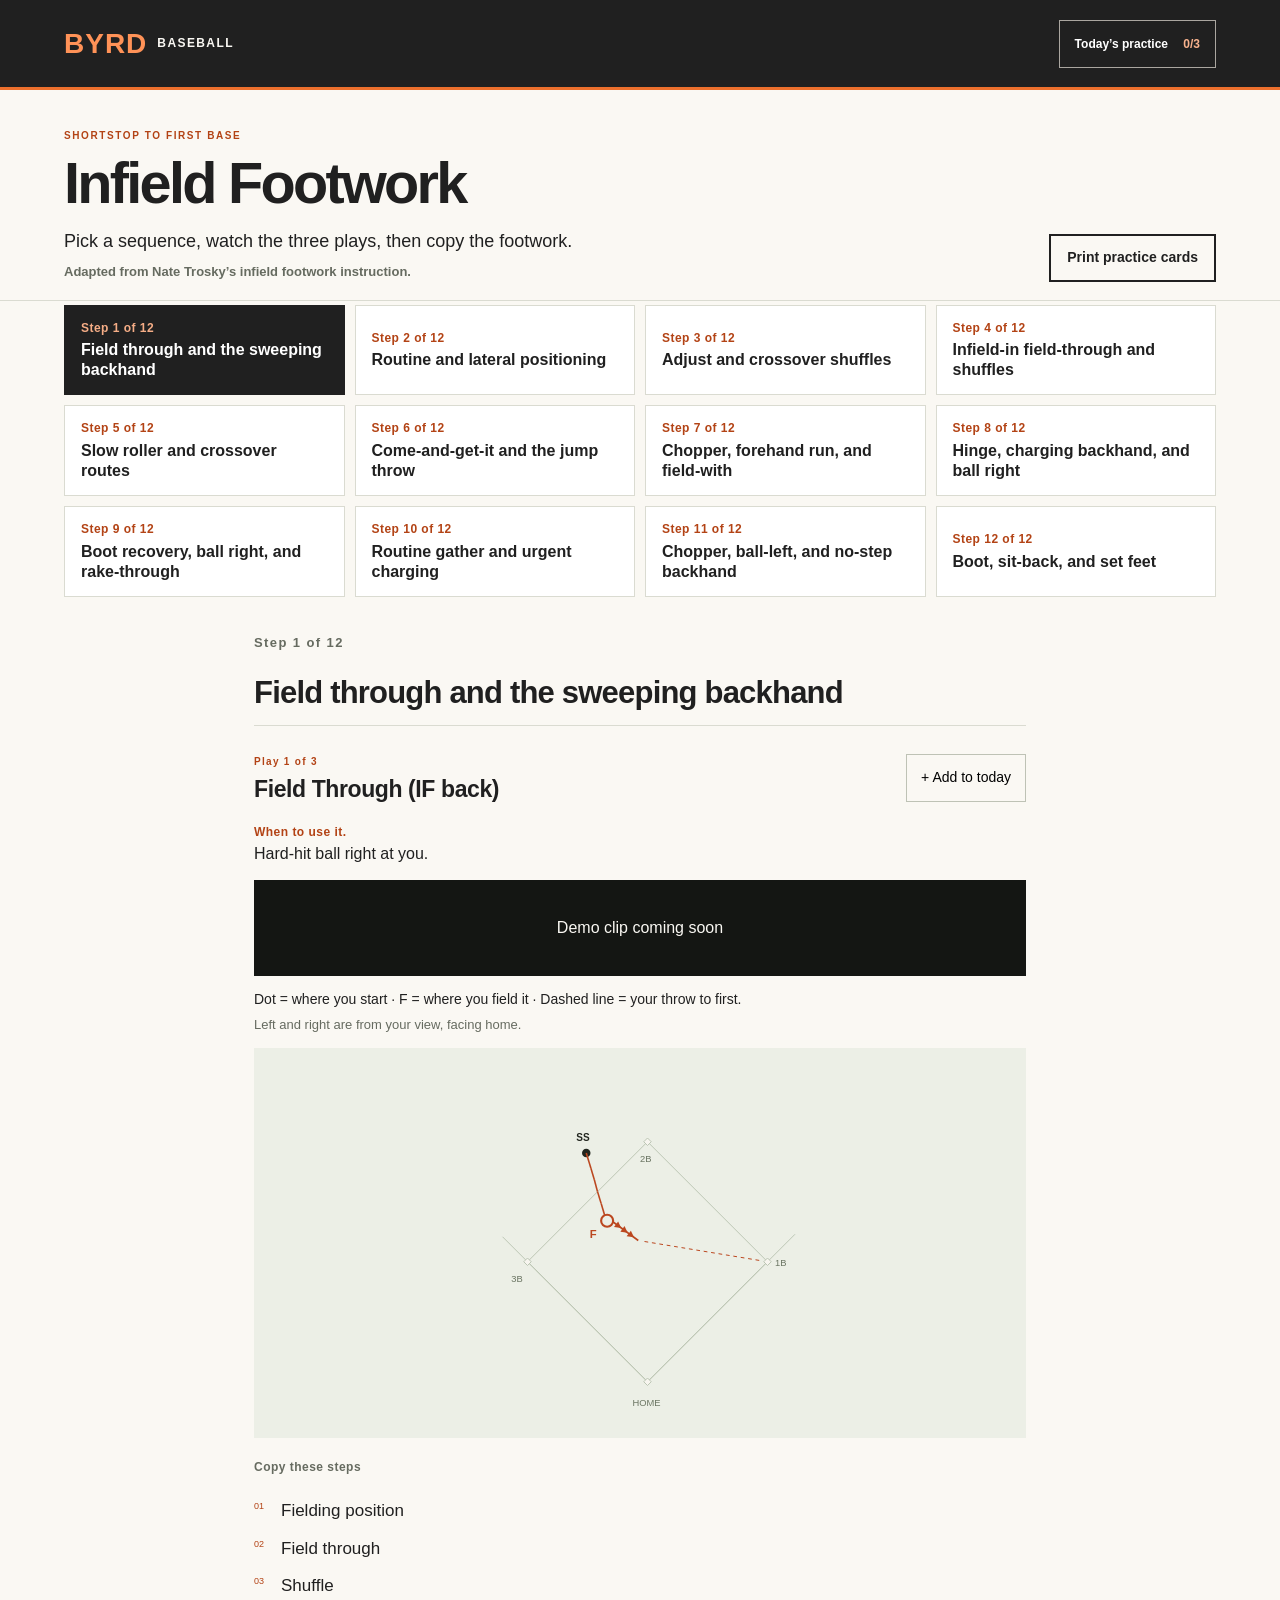
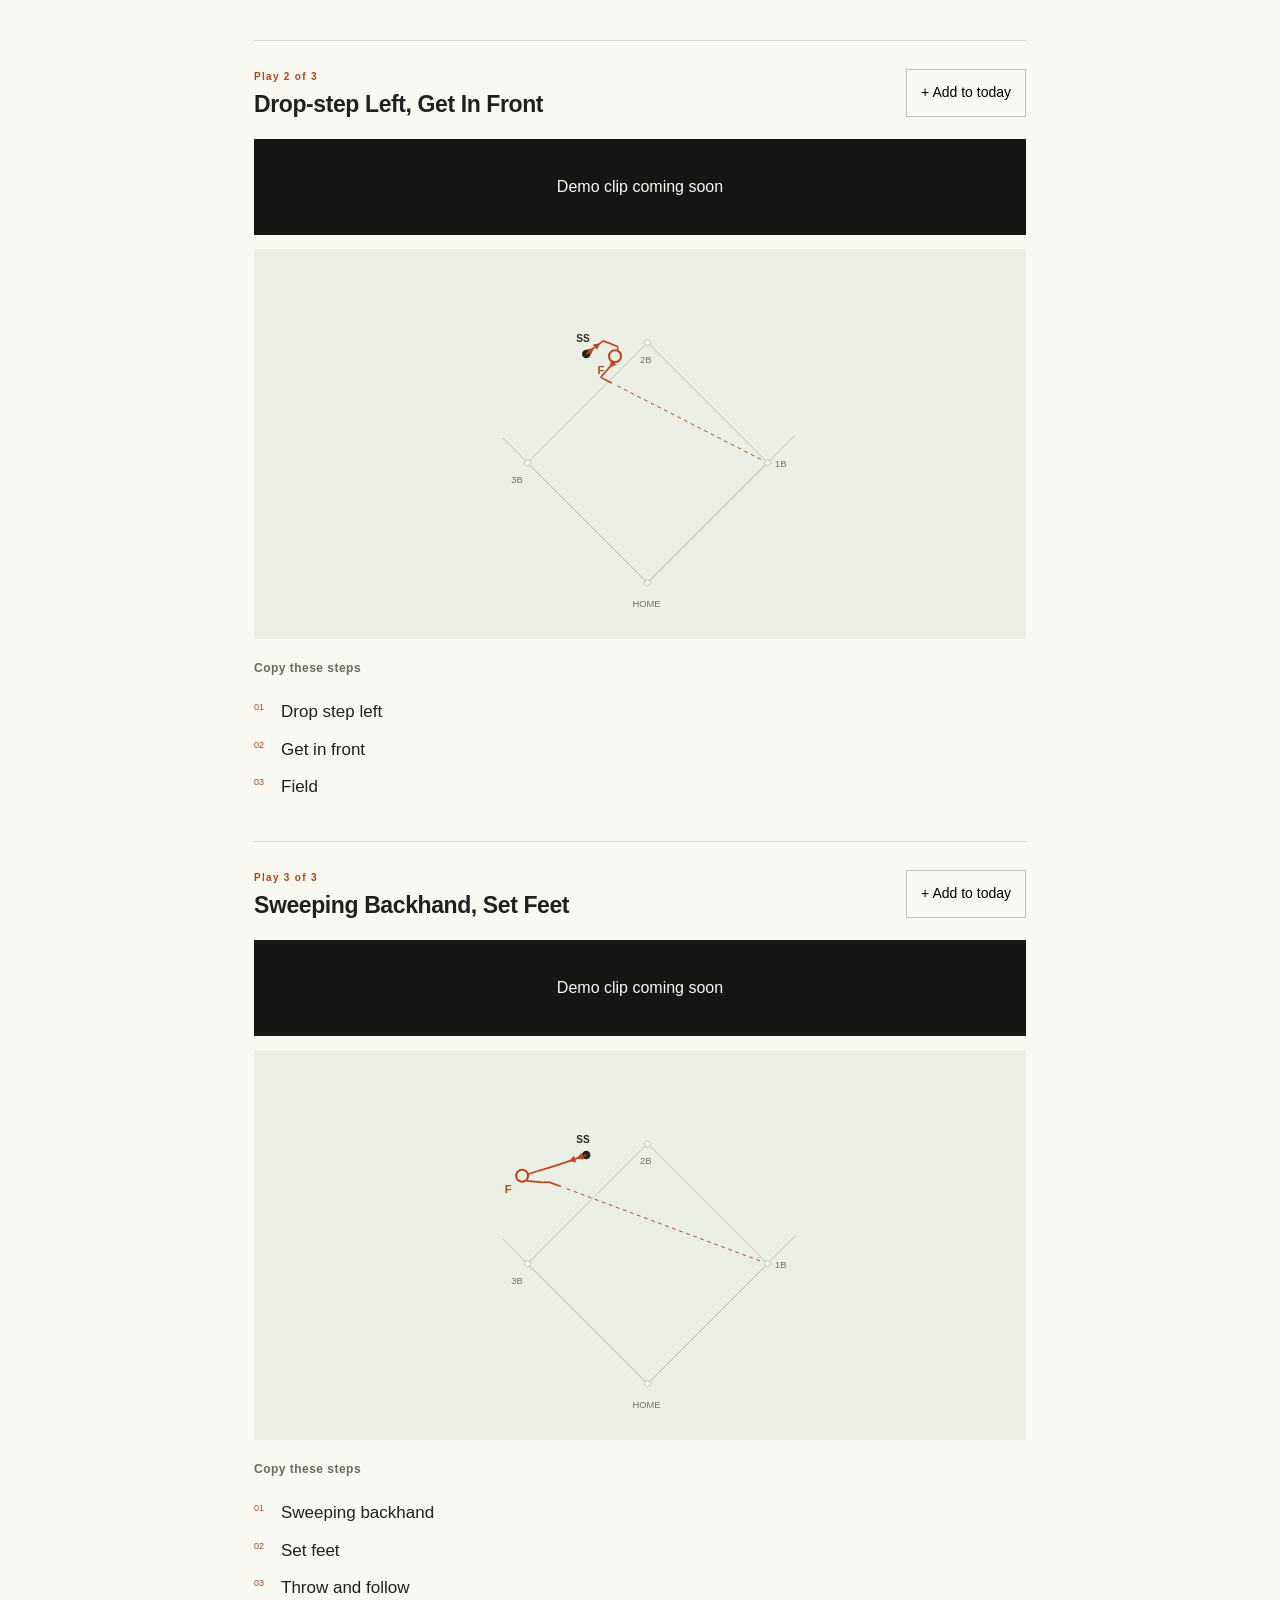
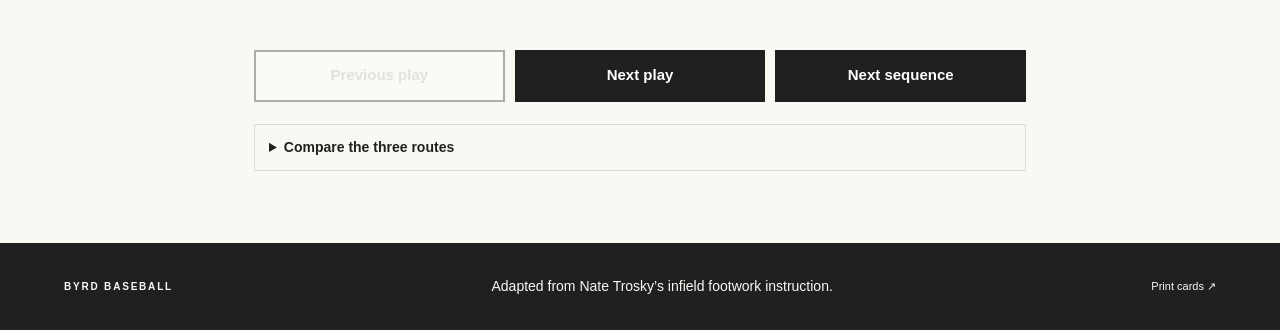
<file: index.html>
<!doctype html>
<html lang="en">
<head>
<meta charset="UTF-8"><meta name="viewport" content="width=device-width,initial-scale=1"><meta name="theme-color" content="#202020">
<title>Byrd Baseball | Infield Footwork</title><meta name="description" content="Byrd Baseball practice guide with 36 infield plays, shortstop diagrams, and a five-rep practice plan.">
<link rel="icon" href="data:,">
<link rel="stylesheet" href="style.css"><script src="examples.js" defer></script><script src="app.js" defer></script>
</head>
<body>
<a class="skip" href="#sequence-nav">Skip to sequences</a>
<header class="topbar"><a href="#sequence-1" class="brand"><span class="brandmark">BYRD</span><span>BASEBALL</span></a><button id="practice-open" class="practice-button">Today’s practice <span id="pick-count">0/3</span></button></header>
<section class="intro"><div class="intro-lead"><p class="eyebrow">SHORTSTOP TO FIRST BASE</p><h1>Infield Footwork</h1><p class="start-line">Pick a sequence, watch the three plays, then copy the footwork.</p><p class="credit"><strong>Adapted from Nate Trosky’s infield footwork instruction.</strong></p></div><a class="print-link" href="practice-cards.pdf" target="_blank" rel="noopener">Print practice cards</a></section>
<nav id="sequence-nav" class="step-grid" aria-label="Pick a sequence"></nav>
<main id="sequence-content" tabindex="-1"><div id="sequence-heading"></div><div id="plays"></div><div class="play-nav" aria-label="Move to another play"><button type="button" id="prev-play">Previous play</button><button type="button" id="next-play">Next play</button><button type="button" id="next-sequence">Next sequence</button></div><details class="sequence-overview"><summary>Compare the three routes</summary><div id="sequence-overview"></div><p>Dot = where you start · F = where you field it · Dashed line = your throw to first</p></details></main>
<footer><span>BYRD BASEBALL</span><p>Adapted from Nate Trosky’s infield footwork instruction.</p><a href="practice-cards.pdf" target="_blank" rel="noopener">Print cards ↗</a></footer>
<dialog id="practice-dialog" aria-labelledby="practice-title"><div class="dialog-top"><span class="eyebrow">BYRD BASEBALL</span><button id="practice-close" aria-label="Close practice plan">✕</button></div><h2 id="practice-title">Today’s practice</h2><p>Use “Add to today” to select three plays. Work through the list in sequence order.</p><details class="practice-guide" open><summary>Reps and sets</summary><div class="practice-rhythm"><h3>Five passes through the sequence per set</h3><ol><li><strong>01</strong><span>Deliberate<small>Do each play once, slowly and with deliberate foot placement.</small></span></li><li><strong>02</strong><span>Deliberate in rhythm<small>Do each play once more, linking the steps in rhythm.</small></span></li><li><strong>03–05</strong><span>In flow<small>Do each play once per pass. Move smoothly from start to finish.</small></span></li></ol></div><h3>Ball feeds in order</h3><div class="feed-row"><strong>2–3 sets</strong><span>Ball in hand</span></div><div class="feed-row"><strong>1–2 sets</strong><span>Rolled ball</span></div><div class="feed-row"><strong>1 set</strong><span>One-hop ball</span></div><p class="fine-print">Do one rep of each play in order before starting the next pass. All five passes make one set.</p></details><details id="practice-comparison" class="sequence-overview" hidden><summary>Compare all three routes</summary><div id="practice-overview"></div><p>SS = start · F = field · Dashed line = throw to first</p></details><ol id="picked-list" aria-label="Selected plays"></ol><a href="practice-cards.pdf" target="_blank" rel="noopener" class="print-plan">Print practice cards ↗</a></dialog>
<div id="status" class="toast" role="status" aria-live="polite"></div>
</body></html>
</file>
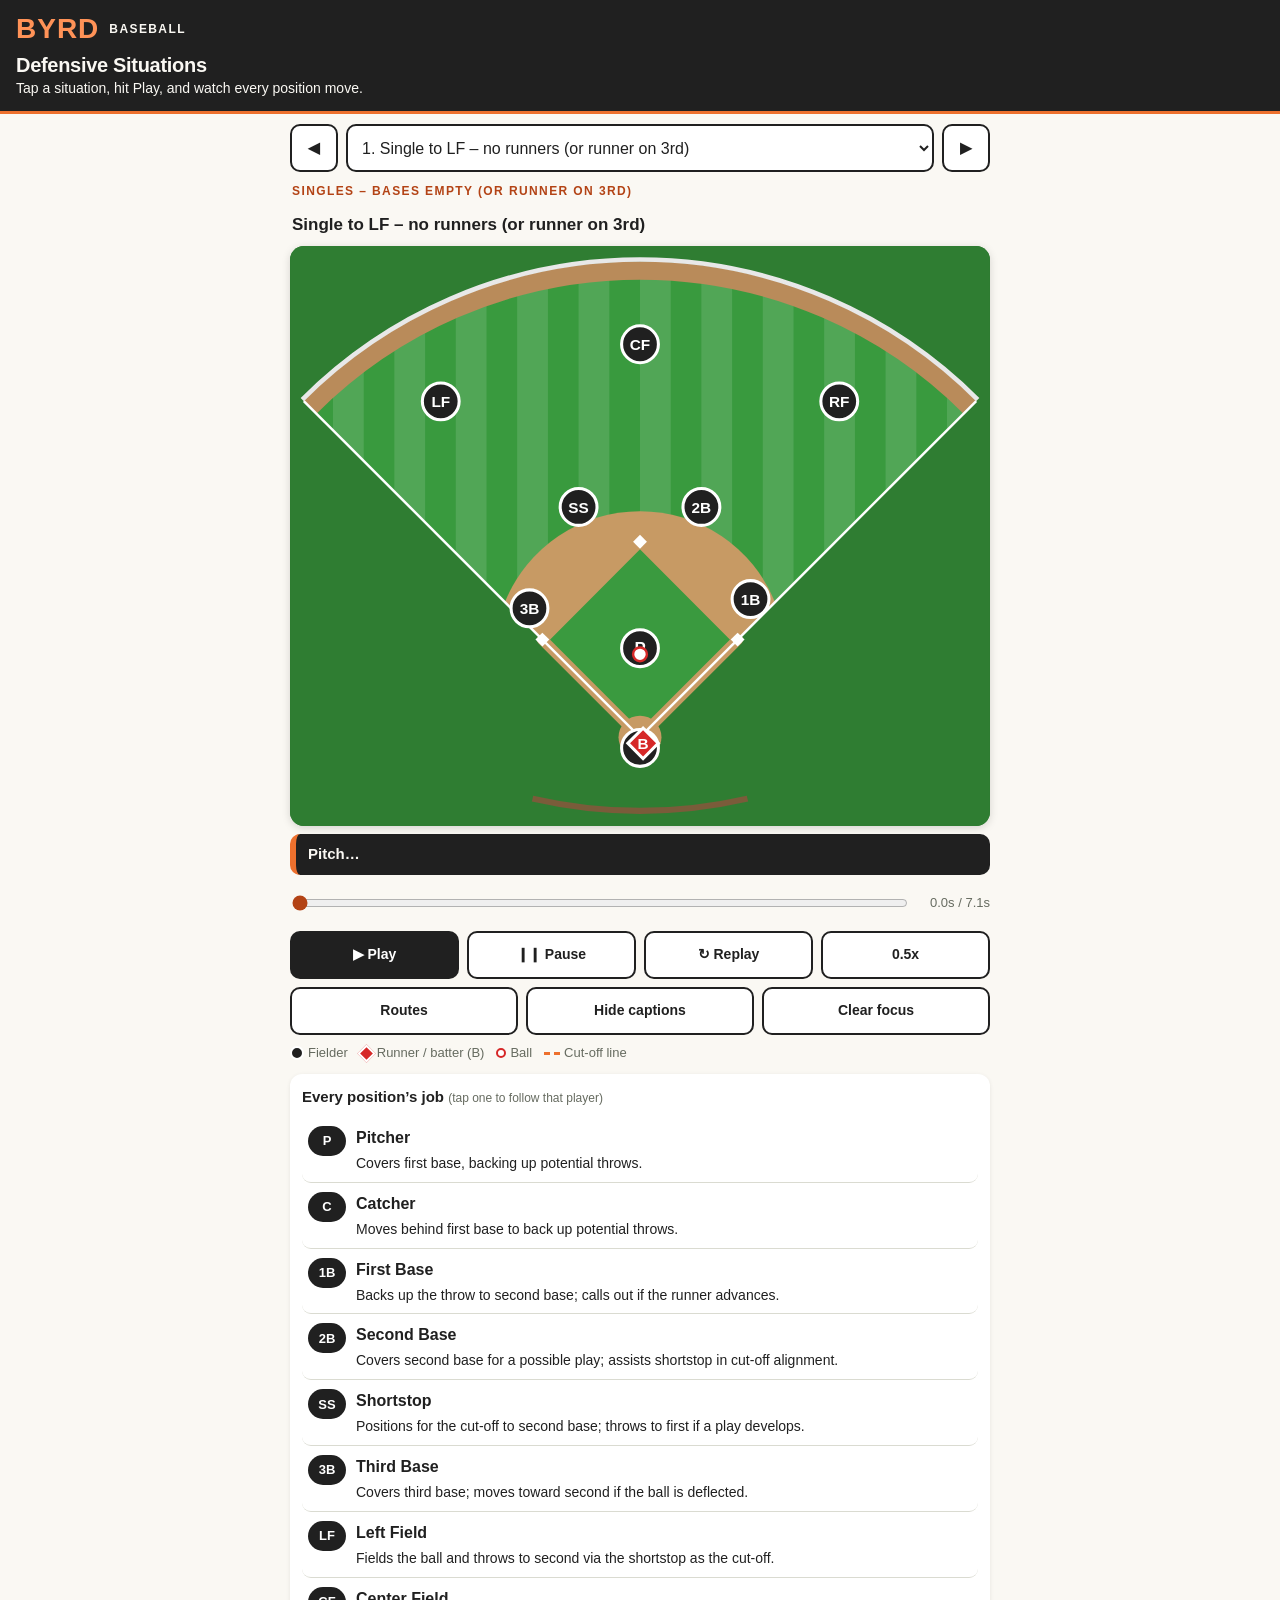
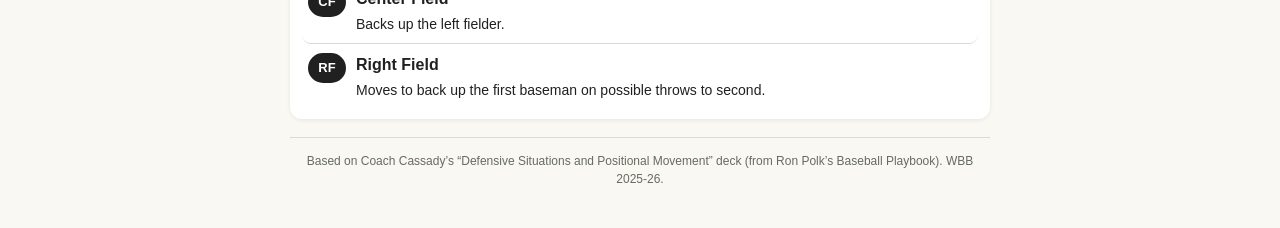
<file: defensive-situations/index.html>
<!DOCTYPE html>
<html lang="en">
<head>
<meta charset="utf-8">
<meta name="viewport" content="width=device-width, initial-scale=1, viewport-fit=cover">
<meta name="theme-color" content="#202020">
<title>Byrd Baseball | Defensive Situations</title>
<style>
:root{--ink:#202020;--muted:#666b60;--paper:#faf8f3;--orange:#b34315;--stripe:#ed702d;--brand:#ff9257;--line:#dadbd1;--card:#fff;--sans:Inter,Arial,Helvetica,sans-serif}
*{box-sizing:border-box}
html,body{margin:0;background:var(--paper);color:var(--ink);font-family:var(--sans);line-height:1.5;-webkit-text-size-adjust:100%}
button,a{-webkit-tap-highlight-color:transparent}
button:focus-visible,a:focus-visible{outline:3px solid var(--orange);outline-offset:3px}
.topbar{background:var(--ink);color:var(--paper);padding:12px 16px 14px;border-bottom:3px solid var(--stripe);position:sticky;top:0;z-index:5}
.brand{display:flex;align-items:center;gap:10px;color:var(--paper);text-decoration:none;font-size:12px;font-weight:800;line-height:1.2;letter-spacing:1.4px}
.brandmark{font-size:28px;font-weight:900;letter-spacing:1px;color:var(--brand)}
.topbar h1{margin:8px 0 0;font-size:20px;font-weight:650;letter-spacing:-.3px;line-height:1.15;color:var(--paper)}
.topbar .sub{margin:2px 0 0;font-size:14px;line-height:1.35;color:var(--paper)}
main{max-width:720px;margin:0 auto;padding:10px 10px 40px}
.picker{display:flex;gap:8px;align-items:stretch}
select{flex:1;min-width:0;font:inherit;font-size:16px;padding:10px;border-radius:10px;border:2px solid var(--ink);background:#fff;color:var(--ink);min-height:48px}
button{font:inherit;font-size:15px;white-space:nowrap;font-weight:700;border:none;border-radius:10px;min-height:48px;min-width:48px;padding:0 14px;background:var(--ink);color:#fff;cursor:pointer;touch-action:manipulation}
button:active{transform:scale(.97)}
button.alt{background:#fff;color:var(--ink);border:2px solid var(--ink)}
button.on{background:var(--orange);color:#fff;border-color:var(--orange)}
.title{font-size:17px;font-weight:800;margin:12px 2px 4px}
.grp{font-size:12px;font-weight:700;color:var(--orange);margin:0 2px;text-transform:uppercase;letter-spacing:1.4px}
.fieldwrap{background:#2f7d32;border-radius:14px;overflow:hidden;margin-top:8px;position:relative;box-shadow:0 2px 8px rgba(0,0,0,.15)}
svg{display:block;width:100%;height:auto}
.caption{background:var(--ink);color:var(--paper);font-size:15px;font-weight:700;padding:9px 12px;border-radius:10px;margin-top:8px;min-height:40px;display:flex;align-items:center;border-left:6px solid var(--stripe)}
.controls button,.controls2 button{padding:0 6px;font-size:14px}
.controls{display:grid;grid-template-columns:1fr 1fr 1fr 1fr;gap:8px;margin-top:10px}
.controls2{display:grid;grid-template-columns:1fr 1fr 1fr;gap:8px;margin-top:8px}
.scrub{display:flex;align-items:center;gap:10px;margin-top:10px}
.scrub input{flex:1;height:32px;accent-color:var(--orange)}
.scrub span{font-variant-numeric:tabular-nums;font-size:13px;color:var(--muted);min-width:70px;text-align:right}
.card{background:var(--card);border-radius:12px;padding:10px 12px;margin-top:12px;box-shadow:0 1px 4px rgba(0,0,0,.08)}
.card h2{font-size:15px;margin:2px 0 8px;color:var(--ink)}
.job{display:flex;gap:10px;align-items:flex-start;padding:9px 6px;border-radius:9px;cursor:pointer;border-bottom:1px solid var(--line)}
.job:last-child{border-bottom:none}
.job.sel,.job.seq{background:#efe8db}
.job.seq{box-shadow:inset 4px 0 0 var(--stripe)}
.tag{flex:0 0 38px;height:30px;border-radius:15px;color:#fff;font-weight:800;font-size:13px;display:flex;align-items:center;justify-content:center}
.job p{margin:4px 0 0;font-size:14px;line-height:1.35}
ul.notes{margin:0;padding-left:18px;font-size:14px;line-height:1.4}
ul.notes li{margin:4px 0}
.assume{background:#efe8db;border-left:4px solid var(--orange);color:var(--ink)}
.legend{display:flex;flex-wrap:wrap;gap:12px;font-size:13px;color:var(--muted);margin-top:8px;align-items:center}
.legend i{display:inline-block;vertical-align:middle;margin-right:4px}
footer{font-size:12px;color:var(--muted);text-align:center;margin-top:18px;padding-top:14px;border-top:1px solid var(--line)}
@media(max-width:760px){
  .brand{gap:6px;font-size:9px;letter-spacing:1px}
  .brandmark{font-size:23px}
  .topbar h1{font-size:18px}
}
</style>
</head>
<body>
<header class="topbar"><a class="brand" href="../"><span class="brandmark">BYRD</span><span>BASEBALL</span></a><h1>Defensive Situations</h1><p class="sub">Tap a situation, hit Play, and watch every position move.</p></header>
<main>
  <div class="picker">
    <button class="alt" id="prev" aria-label="Previous situation">&#9664;</button>
    <select id="sit" aria-label="Situation"></select>
    <button class="alt" id="next" aria-label="Next situation">&#9654;</button>
  </div>
  <div class="grp" id="grp" style="margin-top:10px"></div>
  <div class="title" id="ttl"></div>
  <div class="fieldwrap">
    <svg id="field" viewBox="-228 -320 456 378" aria-label="Overhead baseball field"></svg>
  </div>
  <div class="caption" id="cap"></div>
  <div class="scrub"><input type="range" id="scrub" min="0" max="1000" value="0" aria-label="Timeline"><span id="clock">0.0s</span></div>
  <div class="controls">
    <button id="play">&#9654; Play</button>
    <button class="alt" id="pause">&#10073;&#10073;&nbsp;Pause</button>
    <button class="alt" id="replay">&#8635; Replay</button>
    <button class="alt" id="slow">0.5x</button>
  </div>
  <div class="controls2">
    <button class="alt" id="routes">Routes</button>
    <button class="alt" id="labels">Labels</button>
    <button class="alt" id="clear">Clear focus</button>
  </div>
  <div class="legend">
    <span><i style="width:14px;height:14px;border-radius:7px;background:#202020;border:2px solid #fff"></i>Fielder</span>
    <span><i style="width:13px;height:13px;background:#d62828;transform:rotate(45deg);border:2px solid #fff"></i>Runner / batter (B)</span>
    <span><i style="width:10px;height:10px;border-radius:5px;background:#fff;border:2px solid #d62828"></i>Ball</span>
    <span><i style="width:16px;border-top:3px dashed #ed702d"></i>Cut-off line</span>
  </div>
  <div class="card" id="notesCard" style="display:none"><h2>Key points</h2><ul class="notes" id="notes"></ul></div>
  <div class="card"><h2>Every position’s job <span style="font-weight:400;color:#666b60;font-size:12px">(tap one to follow that player)</span></h2><div id="jobs"></div></div>
  <div class="card assume" id="assumeCard" style="display:none"><h2>Coach’s note</h2><ul class="notes" id="assume"></ul></div>
  <footer>Based on Coach Cassady’s “Defensive Situations and Positional Movement” deck (from Ron Polk’s Baseball Playbook). WBB 2025-26.</footer>
</main>
<script>
// ---- SITUATIONS (text from "Defensive Situations and Positional Movement", Ron Polk's Baseball Playbook) ----
const SITS = [
// ================= SINGLES, BASES EMPTY / R3 =================
{id:'s1', group:'Singles – bases empty (or runner on 3rd)', title:'Single to LF – no runners (or runner on 3rd)',
 runners:[], hit:{to:'sLF', t:2.0, by:'LF'}, throws:['SS','2B'],
 f:{LF:['sLF'], CF:[{behind:['H','sLF',30]}], SS:[{cut:['sLF','B2',0.45]}], '2B':['B2'], '3B':['B3'],
    '1B':[[60,84],{to:[38,104],wait:0.6}], P:[{to:'B1',wait:0.3}], C:[[82,44]], RF:[[45,178]]},
 run:{B:['B1','T1',{to:'B1',wait:0.4}]},
 jobs:{P:'Covers first base, backing up potential throws.',C:'Moves behind first base to back up potential throws.','1B':'Backs up the throw to second base; calls out if the runner advances.','2B':'Covers second base for a possible play; assists shortstop in cut-off alignment.','3B':'Covers third base; moves toward second if the ball is deflected.',SS:'Positions for the cut-off to second base; throws to first if a play develops.',LF:'Fields the ball and throws to second via the shortstop as the cut-off.',CF:'Backs up the left fielder.',RF:'Moves to back up the first baseman on possible throws to second.'}},

{id:'s2', group:'Singles – bases empty (or runner on 3rd)', title:'Single to CF – no runners (or runner on 3rd)',
 runners:[], hit:{to:'sCF', t:2.0, by:'CF'}, throws:['SS','2B'],
 f:{CF:['sCF'], LF:[[-38,262]], RF:[[38,262]], SS:[{cut:['sCF','B2',0.45]}], '2B':['B2'], P:[[4,100]], '3B':[[-36,104]],
    '1B':[[58,86]], C:[[82,44]]},
 run:{B:['B1','T1',{to:'B1',wait:0.4}]},
 jobs:{P:'Backs up the throw from center field to second base or covers second if needed.',C:'Moves behind first base to back up possible throws.','1B':'Watches the runner touch first and communicates if they advance.','2B':'Covers second base if the shortstop goes for the cut-off; otherwise, assists as the cut-off.','3B':'Moves toward second base in case of a deflected ball or if the pitcher covers second.',SS:'Acts as the cut-off for a throw to second base unless the second baseman takes the role.',LF:'Backs up the center fielder.',CF:'Fields the ball and throws to second base using the cut-off if needed.',RF:'Backs up the center fielder.'}},

{id:'s3', group:'Singles – bases empty (or runner on 3rd)', title:'Single to RF – no runners (or runner on 3rd)',
 runners:[], hit:{to:'sRF', t:2.0, by:'RF'}, throws:['2B','SS'],
 f:{RF:['sRF'], CF:[{behind:['H','sRF',30]}], '2B':[{cut:['sRF','B2',0.45]}], SS:['B2'], '3B':[{behind:['sRF','B2',28]}],
    LF:[[-62,178]], '1B':[[50,92]], C:[[40,36],{to:'B1',wait:0.1}], P:[{behind:['sRF','B1',28]}]},
 run:{B:['B1','T1',{to:'B1',wait:0.4}]},
 jobs:{P:'Backs up a potential throw from the right fielder to the catcher at first base.',C:'Trails the hitter down the first baseline, preparing for a throw from the right fielder if the runner takes a big turn.','1B':'Walks away from first base to decoy the runner into taking a wider turn.','2B':'Acts as the cut-off for the right fielder’s throw to second base; checks for a possible play at first after fielding.','3B':'Backs up the throw to second base.',SS:'Covers second base for a potential play; assists in aligning the cut-off.',LF:'Backs up second base on a throw from the right fielder or second baseman.',CF:'Backs up the right fielder.',RF:'Fields the ball, glances at first base, and throws either to the catcher (if the runner hesitates) or to second base using the second baseman as the cut-off.'}},

// ================= SINGLES, R1 =================
{id:'s4', group:'Singles – runner on 1st (or 1st & 3rd)', title:'Single to LF – runner on 1st (or 1st & 3rd)',
 runners:['R1'], hit:{to:'sLF', t:2.0, by:'LF'}, throws:['SS','3B'],
 f:{LF:['sLF'], CF:[{behind:['H','sLF',30]}], SS:[{cut:['sLF','B3',0.5]}], '3B':['B3'], '2B':['B2'],
    P:[{behind:['sLF','B3',32]}], C:[[-14,8]], '1B':[[80,70],{to:[22,128],wait:0.5}], RF:[{behind:['B3','B2',45]}]},
 run:{R1:['B2','B3'], B:['B1','T1',{to:'B1',wait:0.6}]},
 jobs:{P:'Moves behind third base to back up a potential throw from the left fielder.',C:'Positions in foul territory behind third base to back up a wild throw and covers home if the runner advances.','1B':'Moves outside the baseline, watching the hitter touch first; backs up a throw to second from the infield while the right fielder backs up from the outfield.','2B':'Prepares to receive a throw from the left fielder if the runner takes a wide turn at second; alerts the third baseman if the runner breaks for third.','3B':'Sets up at third for a possible throw from left field; assists in aligning the shortstop for the cut-off; checks second base for a potential play on the batter-runner.',SS:'Acts as the cut-off for the left fielder’s throw to third; adjusts based on third baseman’s call; checks the runner rounding second for a possible play.',LF:'Fields the ball to attempt a play at third; uses the shortstop as the cut-off; may throw behind the runner at second if they take a wide turn.',CF:'Backs up the left fielder.',RF:'Backs up throws to second base from the left fielder, shortstop, or third baseman; adjusts to back up a throw from third to second if needed.'},
 assumed:['Catcher: the deck has him both backing up third and covering home. The animation keeps him near the plate (a few steps up the line) because the pitcher is already backing up third.']},

{id:'s5', group:'Singles – runner on 1st (or 1st & 3rd)', title:'Single to CF – runner on 1st (or 1st & 3rd)',
 runners:['R1'], hit:{to:'sCF', t:2.0, by:'CF'}, throws:['SS','3B'],
 f:{CF:['sCF'], LF:[[-38,262]], RF:[[38,262],{to:[22,172],wait:0.2}], SS:[{cut:['sCF','B3',0.5]}], '3B':['B3'], '2B':['B2'],
    P:[{behind:['sCF','B3',32]}], C:[[0,14],{to:'H',wait:1.0}], '1B':[[55,80],{to:'B1',wait:0.6}]},
 run:{R1:['B2','B3'], B:['B1','T1',{to:'B1',wait:0.6}]},
 jobs:{P:'Moves behind third base to back up a potential throw from the center fielder.',C:'Moves to the infield side of home plate to back up a throw from the center fielder to second; must be ready to cover home if the throw goes through to third.','1B':'Moves inside the diamond, watches the runner touch first, and alerts the defense if they break for second; responsible for first base if a play occurs there. Covers second base if both the shortstop and second baseman go out for a short fly ball.','2B':'Covers second base in case of a throw from the center fielder behind a runner; if the runner advances to third, prepares for a possible throw from the shortstop or third baseman; ensures the runner touches second base.','3B':'Sets up at third base for a possible throw from center field; assists the shortstop in positioning for the cut-off; if the ball reaches third base, looks for a potential play at second.',SS:'Acts as the cut-off for a throw from center field to third; listens for the third baseman’s direction; if no play at third, checks the runner at second for a possible throw.',LF:'Backs up the center fielder.',CF:'Fields the ball and attempts a play at third if the runner advances; uses the shortstop as the cut-off; may throw to second base if the runner takes a wide turn.',RF:'Backs up the center fielder; moves behind second base to cover potential overthrows from the shortstop or third baseman.'}},

{id:'s6', group:'Singles – runner on 1st (or 1st & 3rd)', title:'Single to RF – runner on 1st (or 1st & 3rd)',
 runners:['R1'], hit:{to:'sRF', t:2.0, by:'RF'}, throws:['SS','3B'],
 f:{RF:['sRF'], CF:[{behind:['H','sRF',30]},{to:[-8,172],wait:0.2}], SS:[{cut:['sRF','B3',0.45]}], '3B':['B3'], '2B':[[68,160],{to:'B2',wait:0.2}],
    P:[{behind:['sRF','B3',32]}], C:[[-22,16]], '1B':[[55,80],{to:'B1',wait:0.6}], LF:[{behind:['sRF','B2',45]}]},
 run:{R1:['B2','B3'], B:['B1','T1',{to:'B1',wait:0.6}]},
 jobs:{P:'Moves behind third base to back up a potential throw from the right fielder.',C:'Moves down the third baseline to recover deflected balls and be in position for a potential play at the plate.','1B':'Moves inside the diamond, watching the runner touch first; alerts the defense if the runner breaks for second; responsible for first base if a play develops there.','2B':'Moves a few steps toward the right fielder in case of a misplay; if the right fielder makes a clean play, he breaks for second base to prepare for a possible throw from the shortstop or third baseman.','3B':'Sets up at third base for a potential throw from the right fielder; helps the shortstop position for the cut-off; checks for a possible play at second base.',SS:'Acts as the cut-off for a throw to third; if the runner does not advance past second, he prepares to receive a throw from the right fielder to tag out a runner taking a wide turn at second.',LF:'Backs up the throw from the right fielder to second base.',CF:'Backs up the right fielder; moves behind second base to cover potential overthrows from the shortstop or third baseman.',RF:'Fields the ball and throws to third if the runner advances; if the runner stays at second, he throws to the shortstop for a potential tag play on a runner rounding the bag too far. If uncertain, he throws to third even if the shortstop is moving toward second.'}},

// ================= SINGLES IN THE HOLE (SWITCH) =================
{id:'s7', group:'Singles in the hole – “Switch!”', title:'Single to LF in the hole (SS/3B switch) – no runners',
 runners:[], hit:{to:'sLF2', t:2.2, by:'LF'}, throws:['3B','2B'],
 f:{SS:[{to:[-62,112],spd:30},{to:'B3',wait:0.5}], '3B':[{to:[-58,96],spd:30},{to:{cut:['sLF2','B2',0.45]},wait:0.15}],
    LF:['sLF2'], CF:[{behind:['H','sLF2',30]}], '2B':['B2'], '1B':[[60,84],{to:[38,104],wait:0.6}], P:[{to:'B1',wait:0.3}], C:[[82,44]], RF:[[45,178]]},
 run:{B:['B1','T1',{to:'B1',wait:0.4}]},
 notes:['The shortstop and third baseman may need to switch responsibilities when the ball is fielded deep in the hole.','The third baseman takes the shortstop’s role (cut-off); the shortstop takes over at third base.','If a runner is on second (or first and second), the shortstop may act as the cut-off for a throw from left field to home.','Communication is key: call “SWITCH!” so nobody is confused.','Return to your natural positions when you can; if not, the switch keeps every spot covered.'],
 jobs:{P:'Covers first base, backing up potential throws.*',C:'Moves behind first base to back up potential throws.*','1B':'Watches the hitter touch first; backs up the throw to second.*','2B':'Covers second base.*','3B':'SWITCH – dives for the ball, then becomes the cut-off man for the throw to second.',SS:'SWITCH – goes deep in the hole, then recovers to cover third base.',LF:'Fields the ball and throws to second through the cut-off (the third baseman).*',CF:'Backs up the left fielder.*',RF:'Backs up throws to second.*'},
 assumed:['This slide only has the switch notes. Jobs marked * use the regular single-to-LF assignments from the first slide.']},

{id:'s8', group:'Singles in the hole – “Switch!”', title:'Single up the middle to CF (SS/2B switch) – runner on 1st',
 runners:['R1'], hit:{to:'sCF2', t:2.1, by:'CF'}, throws:['2B','3B'],
 f:{'2B':[{to:[10,124],spd:30},{to:{cut:['sCF2','B3',0.5]},wait:0.15}], SS:[{to:[-6,132],spd:30},{to:'B2',wait:0.2}],
    CF:['sCF2'], LF:[[-25,262]], RF:[[50,262],{to:[22,172],wait:0.2}], '3B':['B3'], P:[{behind:['sCF2','B3',32]}], C:[[0,14],{to:'H',wait:1.0}], '1B':[[55,80],{to:'B1',wait:0.6}]},
 run:{R1:['B2','B3'], B:['B1','T1',{to:'B1',wait:0.6}]},
 notes:['The shortstop and second baseman may need to switch responsibilities because they cross in the middle of the infield.','The second baseman becomes the cut-off man for the throw from center field to third base.','The shortstop covers second base instead of his usual cut-off role.','Call “SWITCH!” when changing roles.','Return to natural positions when possible; if not, the switch keeps the defense efficient.'],
 jobs:{P:'Moves behind third base to back up the throw.*',C:'Infield side of home, then covers home.*','1B':'Watches the runner touch first; responsible for first base.*','2B':'SWITCH – crosses for the ball, then becomes the cut-off for the throw from center field to third.',SS:'SWITCH – crosses for the ball, then covers second base.','3B':'Sets up at third for the throw.*',LF:'Backs up the center fielder.*',CF:'Fields the ball and throws to third through the cut-off (now the second baseman).*',RF:'Backs up the center fielder, then moves behind second base.*'},
 assumed:['This slide only has the switch notes. Jobs marked * use the regular single-to-CF, runner-on-1st assignments.']},

{id:'s9', group:'Singles in the hole – “Switch!”', title:'Single to RF in the hole (1B/2B switch) – no runners',
 runners:[], hit:{to:'sRF2', t:2.1, by:'RF'}, throws:['1B','SS'],
 f:{'1B':[{to:[62,98],spd:30},{to:{cut:['sRF2','B2',0.45]},wait:0.15}], '2B':[{to:[52,110],spd:30},{to:'B1',wait:0.15}],
    RF:['sRF2'], CF:[{behind:['H','sRF2',30]}], SS:['B2'], '3B':[{behind:['sRF2','B2',28]}], LF:[[-62,178]], C:[[42,36]], P:[{behind:['sRF2','B1',28]}]},
 run:{B:['B1','T1',{to:'B1',wait:0.4}]},
 notes:['The first baseman and second baseman may switch roles because they cross paths going after a ball deep in the hole.','The first baseman becomes the cut-off for the throw from right field to the shortstop at second.','The second baseman shifts toward first base and covers the bag if the catcher is unavailable.','With a runner on first, the switch can also be: first baseman covers second, second baseman takes first.','Call “SWITCH!” to signal the swap.'],
 jobs:{P:'Backs up a potential throw to first base.*',C:'Trails the hitter down the first-base line.*','1B':'SWITCH – dives for the ball, then becomes the cut-off for the throw to second.','2B':'SWITCH – goes after the ball, then covers first base.',SS:'Covers second base and lines up the cut-off.*','3B':'Backs up the throw to second base.*',LF:'Backs up second base.*',CF:'Backs up the right fielder.*',RF:'Fields the ball and throws to second through the cut-off (now the first baseman).*'},
 assumed:['This slide only has the switch notes. Jobs marked * use the regular single-to-RF, bases-empty assignments.']},

// ================= SINGLES, R2 =================
{id:'s10', group:'Singles – runner on 2nd (or 2nd & 3rd)', title:'Single to LF – runner on 2nd (or 2nd & 3rd)',
 runners:['R2'], hit:{to:'sLF', t:2.0, by:'LF'}, throws:[{to:'C',via:'3B'}],
 f:{LF:['sLF'], CF:[{behind:['H','sLF',30]}], '3B':[{cut:['sLF','H',0.78]}], SS:['B3'], '2B':['B2'], C:['H'],
    P:[{behind:['sLF','H',35]}], '1B':[[62,82],{to:[30,112],wait:0.5}], RF:[[18,172]]},
 run:{R2:['B3','H'], B:['B1','T1',{to:'B1',wait:0.6}]},
 jobs:{P:'Backs up a potential throw from the left fielder to home.',C:'Positions for a play at the plate; helps align the third baseman for the cut-off.','1B':'Monitors the batter-runner at first and signals if they break for second; backs up a throw to second or may shift into a cut-off role for a throw home.','2B':'Covers second base in case of a throw from left field; prepares for a secondary throw if the ball goes home.','3B':'Moves into cut-off position for a throw to the plate; listens for catcher’s call to relay or cut.',SS:'Covers third base if there is a play at home; otherwise, moves into a cut-off role for a throw to second.',LF:'Throws home if a play is possible; otherwise, throws to second to hold the batter-runner.',CF:'Backs up the left fielder.',RF:'Moves behind second base to back up possible throws from the third baseman or catcher.'}},

{id:'s11', group:'Singles – runner on 2nd (or 2nd & 3rd)', title:'Single to CF – runner on 2nd (or 2nd & 3rd)',
 runners:['R2'], hit:{to:'sCF', t:2.0, by:'CF'}, throws:[{to:'C',via:'1B'}],
 f:{CF:['sCF'], LF:[[-38,262]], RF:[[38,262]], '1B':[{cut:['sCF','H',0.8]}], '2B':['B1'], SS:['B2'], '3B':['B3'], C:['H'], P:[{behind:['sCF','H',35]}]},
 run:{R2:['B3','H'], B:['B1','T1',{to:'B1',wait:0.6}]},
 jobs:{P:'Backs up a potential throw from the center fielder to home.',C:'Positions for a throw to the plate; assists in aligning the first baseman for a cut-off.','1B':'Moves into cut-off position for a throw home; backs up a throw to second if the center fielder goes there.','2B':'Moves to cover first base to prevent a wide turn; watches the batter-runner.','3B':'Covers third base; moves toward the mound if a deflection occurs; helps align a cut-off for a throw home.',SS:'Covers second base for a throw from center field; listens for signals if the batter-runner breaks.',LF:'Backs up the center fielder and prepares to support a throw to third.',CF:'Decides whether to throw home or to second; if no play at the plate, throws to shortstop to prevent the batter-runner from advancing.',RF:'Backs up the center fielder.'}},

// ================= SINGLES, R1 & R2 / LOADED =================
{id:'s12', group:'Singles – runners on 1st & 2nd (or loaded)', title:'Single to LF – runners on 1st & 2nd (or loaded)',
 runners:['R1','R2'], hit:{to:'sLF', t:2.0, by:'LF'}, throws:[{to:'C',via:'3B'}],
 f:{LF:['sLF'], CF:[{behind:['H','sLF',30]}], '3B':[{cut:['sLF','H',0.78]}], SS:['B3'], '2B':['B2'], C:['H'],
    P:[{behind:['sLF','H',35]}], '1B':['B1'], RF:[[10,172]]},
 run:{R2:['B3','H'], R1:['B2','T2',{to:'B2',wait:0.5}], B:['B1','T1',{to:'B1',wait:0.6}]},
 jobs:{P:'Moves behind home plate to back up a potential throw from the left fielder to third or home.',C:'Positions for a throw from left field and assists in setting up the third baseman for a cut-off.','1B':'Stays at first unless the third baseman cannot get to the cut-off position, in which case he assumes that role. If he stays at first, he monitors and alerts if the batter-runner attempts to advance.','2B':'Covers second base for a possible throw if the play is not at home or third. Listens for signals about the batter-runner advancing.','3B':'Moves into cut-off position for a throw home. If the first baseman assumes that role, he returns to cover third.',SS:'Covers third base for a potential play. If the third baseman is at the cut-off, the shortstop becomes the cut-off for a throw to third.',LF:'Throws home if a play is possible; otherwise, relays to third or second to prevent the batter-runner from advancing.',CF:'Backs up the left fielder.',RF:'Moves behind second base to back up any potential throws from the catcher, shortstop, or third baseman.'}},

{id:'s13', group:'Singles – runners on 1st & 2nd (or loaded)', title:'Single to CF – runners on 1st & 2nd (or loaded)',
 runners:['R1','R2'], hit:{to:'sCF', t:2.0, by:'CF'}, throws:[{to:'C',via:'1B'}],
 f:{CF:['sCF'], LF:[[-38,262]], RF:[[0,172]], '1B':[{cut:['sCF','H',0.8]}], SS:[{cut:['sCF','B3',0.5]}], '2B':['B2'], '3B':['B3'], C:['H'],
    P:[[-46,20],{to:{behind:['sCF','H',35]},wait:0.5}]},
 run:{R2:['B3','H'], R1:['B2','T2',{to:'B2',wait:0.5}], B:['B1','T1',{to:'B1',wait:0.6}]},
 jobs:{P:'Positions in foul territory, equidistant between third base and home, then moves to back up the actual throw.',C:'Prepares for a throw from center field and assists in aligning the first baseman for a cut-off.','1B':'Moves into cut-off position for a throw home and listens for a relay to third or second.','2B':'Covers second base if there’s no play at home or third; watches the runner touch second.','3B':'Covers third base but prepares to receive a throw if the play goes home.',SS:'Acts as the cut-off for a throw to third; listens for directions to redirect to second if needed.',LF:'Backs up center field.',CF:'Throws home if there\'s a play; otherwise, relays through the shortstop to third.',RF:'Backs up second base.'}},

{id:'s14', group:'Singles – runners on 1st & 2nd (or loaded)', title:'Single to RF – runners on 1st & 2nd (or loaded)',
 runners:['R1','R2'], hit:{to:'sRF', t:2.0, by:'RF'}, throws:[{to:'C',via:'1B'}],
 f:{RF:['sRF'], CF:[{behind:['H','sRF',30]}], '1B':[{cut:['sRF','H',0.8]}], SS:[{cut:['sRF','B3',0.5]}], '2B':['B2'], '3B':['B3'], C:['H'],
    P:[[-46,20],{to:{behind:['sRF','H',35]},wait:0.5}], LF:[{behind:['sRF','B3',32]}]},
 run:{R2:['B3','H'], R1:['B2','T2',{to:'B2',wait:0.5}], B:['B1','T1',{to:'B1',wait:0.6}]},
 jobs:{P:'Positions in foul territory, equidistant between third and home, then moves to back up the actual throw.',C:'Prepares for a throw from right field and assists in aligning the first baseman for a cut-off.','1B':'Moves into cut-off position for a throw home and listens for a relay to third or second.','2B':'Covers second if the play is not at home or third.','3B':'Covers third base but prepares for a potential relay throw.',SS:'Acts as the cut-off for a throw to third; may redirect the ball to second.',LF:'Backs up throws to third.',CF:'Backs up the right fielder.',RF:'Throws home if a play is possible; otherwise, relays through the shortstop to third.'},
 assumed:['The deck has this slide twice, word for word (the first copy sits where a “single to RF, runner on 2nd” slide would be). It appears once here.']},

// ================= DIVING =================
{id:'s15', group:'Singles – infielder dives', title:'Single to LF – 3B must dive (runners on 1st & 2nd)',
 runners:['R1','R2'], hit:{to:'sLF', t:2.1, by:'LF'}, throws:[{to:'C',via:'1B'}],
 f:{'3B':[{to:[-58,98],spd:30},{to:[-58,74],wait:0.9,spd:16}], SS:['B3'], '1B':[{cut:['sLF','H',0.85]}], LF:['sLF'], CF:[{behind:['H','sLF',30]}],
    '2B':['B2'], C:['H'], P:[{behind:['sLF','H',35]}], RF:[[8,172]]},
 run:{R2:['B3','H'], R1:['B2','T2',{to:'B2',wait:0.5}], B:['B1','T1',{to:'B1',wait:0.6}]},
 jobs:{P:'Moves behind home plate to back up a potential throw from the left fielder.',C:'Prepares for a throw from left field and assists in adjusting the first baseman for a cut-off.','1B':'Moves into cut-off position if the third baseman cannot get there.','2B':'Covers second if the play is not at home or third.','3B':'Attempts to recover to cover third if he misses the cut-off; otherwise, the shortstop takes over.',SS:'Covers third base if the third baseman cannot recover.',LF:'Throws home if there’s a play; otherwise, relays to third or second.',CF:'Backs up left field.',RF:'Backs up second base.'},
 assumed:['The slide doesn’t list runners. Runners on 1st and 2nd are shown because the plan is built around a throw home.','The animation shows the shortstop taking third while the third baseman gets up.']},

{id:'s16', group:'Singles – infielder dives', title:'Single to RF – 1B must dive (runner on 2nd)',
 runners:['R2'], hit:{to:'sRF', t:2.1, by:'RF'}, throws:[{to:'C',via:'3B'}],
 f:{'1B':[{to:[62,96],spd:30},{to:'B1',wait:0.9,spd:16}], '3B':[{cut:['sRF','H',0.8]}], SS:['B3'], '2B':['B2'], RF:['sRF'], CF:[{behind:['H','sRF',30]}],
    C:['H'], P:[{behind:['sRF','H',35]}], LF:[{behind:['sRF','B3',32]}]},
 run:{R2:['B3','H'], B:['B1','T1',{to:'B1',wait:0.6}]},
 jobs:{P:'Moves behind home plate to backup a potential throw from right field.',C:'Prepares for a throw from right field and helps position the third baseman for a cut-off.','1B':'Attempts to recover and cover first base.','2B':'Covers second if no play is at home.','3B':'Moves into cut-off position if the first baseman cannot get there.',SS:'Covers second but moves to third if the second baseman can cover his base.',LF:'Backs up third base.',CF:'Backs up the right fielder.',RF:'Throws home if a play is possible; otherwise, relays to third or second.'},
 assumed:['The slide doesn’t list runners. A runner on 2nd is shown because the plan is built around a throw home.','Because the 2B covers second, the shortstop is shown moving to third.']},

{id:'s17', group:'Singles – infielder dives', title:'Single to RF – 1B dives, runners on 1st & 2nd (or loaded)',
 runners:['R1','R2'], hit:{to:'sRF', t:2.1, by:'RF'}, throws:[{to:'C',via:'P'}],
 f:{'1B':[{to:[62,96],spd:30},{to:'B1',wait:0.9,spd:16}], P:[{cut:['sRF','H',0.78]}], C:['H'], '2B':['B2'], '3B':['B3'], SS:[{cut:['sRF','B3',0.5]}],
    LF:[{behind:['sRF','B3',32]}], RF:['sRF'], CF:[{behind:['H','sRF',30]},{to:[-8,172],wait:0.2}]},
 run:{R2:['B3','H'], R1:['B2','T2',{to:'B2',wait:0.5}], B:['B1','T1',{to:'B1',wait:0.6}]},
 jobs:{P:'Moves to the cut-off position for a throw from the right fielder to home plate. He listens for the catcher’s call on whether the throw will be to home, third, or second.',C:'Covers home plate and helps guide the pitcher into the correct cut-off position.','1B':'If diving for the ball takes him away from the cut-off position, he will attempt to recover and cover first base. He communicates if the runner breaks for second.','2B':'Covers second base, preparing for a throw from the right fielder. If no play at third or home, he backs up throws to second.','3B':'Covers third base, watching the runner. If there is no play at home, he prepares for a throw to third.',SS:'Moves into the cut-off position for the right fielder’s throw. He listens for calls from the third baseman and backs up throws to second if needed.',LF:'Moves behind third base to back up throws to that base.',CF:'Backs up the right fielder and then shifts behind second base to cover throws.',RF:'Fields the ball: play at home → throw through the pitcher (cut-off). No play at home → look to third using the shortstop as cut-off. If both runners advance safely → throw directly to second.'}},

// ================= DOUBLES =================
{id:'s18', group:'Sure doubles – tandem relay', title:'Double down the LF line – no runners',
 runners:[], hit:{to:'dLF', t:3.0, by:'LF'}, throws:['SS','3B'], tandem:['SS','2B'],
 f:{LF:['dLF'], SS:[{cut:['dLF','B3',0.4]}], '2B':[{cut:['dLF','B3',0.5]}], '3B':['B3'], P:[{behind:['dLF','B3',32]}], C:[[-18,12]],
    '1B':[[50,92],{to:'B2',wait:0.9}], CF:[[-25,182]], RF:[[22,180]]},
 run:{B:['B1','B2','T2',{to:'B2',wait:0.4}]},
 jobs:{P:'Moves behind third base to back up a throw from the shortstop or second baseman.',C:'Assists in a potential play at third.','1B':'Trails the runner to second in case of a throw.','2B':'Positions as the backup for the shortstop in the tandem relay.',SS:'Acts as the front cut-off in the tandem relay.','3B':'Covers third base and communicates play calls.',LF:'Throws to shortstop for the relay.',CF:'Moves behind second base for backup.',RF:'Moves behind second base for backup.'},
 assumed:['The slide doesn’t name the relay target. The relay is shown going to third to stop a triple, since that’s the base the pitcher is backing up.']},

{id:'s19', group:'Sure doubles – tandem relay', title:'Double down the RF line – no runners',
 runners:[], hit:{to:'dRF', t:3.0, by:'RF'}, throws:['2B','3B'], tandem:['2B','SS'],
 f:{RF:['dRF'], '2B':[{cut:['dRF','B3',0.33]}], SS:[{cut:['dRF','B3',0.42]}], '3B':['B3'], P:[{behind:['dRF','B3',32]}], C:[[-18,12]],
    '1B':[[50,92],{to:'B2',wait:0.9}], CF:[[25,182]], LF:[[-25,180]]},
 run:{B:['B1','B2','T2',{to:'B2',wait:0.4}]},
 jobs:{P:'Moves behind third base to back up a throw.',C:'Assists in a potential play at third.','1B':'Trails the runner to second in case of a throw.','2B':'Acts as the front man in the tandem relay.',SS:'Serves as the backup relay man.','3B':'Covers third and communicates play calls.',LF:'Backs up second base.',CF:'Moves behind second base for backup.',RF:'Fields and throws to second baseman for the relay.'},
 assumed:['The relay is shown going to third to stop a triple, since that’s the base the pitcher is backing up.']},

{id:'s20', group:'Sure doubles – tandem relay', title:'Double down the LF line – runner on 1st',
 runners:['R1'], hit:{to:'dLF', t:3.0, by:'LF'}, throws:['SS',{to:'C',via:'1B'}], tandem:['SS','2B'],
 f:{LF:['dLF'], SS:[{cut:['dLF','H',0.33]}], '2B':[{cut:['dLF','H',0.42]}], '1B':[{cut:['dLF','H',0.86]}], '3B':['B3'], C:['H'], P:[{behind:['dLF','H',35]}],
    RF:['B2'], CF:[[-10,180]]},
 run:{R1:['B2','B3','H'], B:['B1','B2']},
 jobs:{P:'Moves behind home to back up a throw.',C:'Prepares for a throw from the cutoff.','1B':'Moves to the cut-off position.','2B':'Plays as the back man in the tandem relay.',SS:'Acts as the front cut-off man.','3B':'Covers third and communicates play calls.',LF:'Throws to the shortstop.',CF:'Backs up throws to second.',RF:'Covers second for a throw.'}},

{id:'s21', group:'Sure doubles – tandem relay', title:'Double to the gap (CF) – runner on 1st',
 runners:['R1'], hit:{to:'dCF', t:3.0, by:'CF'}, throws:['SS',{to:'C',via:'1B'}], tandem:['SS','2B'],
 f:{CF:['dCF'], LF:[[-112,262]], SS:[{cut:['dCF','H',0.33]}], '2B':[{cut:['dCF','H',0.42]}], '1B':[{cut:['dCF','H',0.86]}], '3B':['B3'], C:['H'], P:[{behind:['dCF','H',35]}],
    RF:['B2']},
 run:{R1:['B2','B3','H'], B:['B1','B2']},
 jobs:{P:'Moves behind home for a throw.',C:'Prepares for a possible play at the plate.','1B':'Moves to the cut-off position.','2B':'Plays as the back man in the tandem relay.',SS:'Acts as the front cut-off.','3B':'Covers third and makes play calls.',LF:'Throws to the shortstop.',CF:'Throws to the shortstop in the tandem relay.',RF:'Covers second base.'},
 assumed:['The slide has both LF and CF “throws to the shortstop,” so whoever gets to the ball throws. The animation puts the ball in the left-center gap, with the CF fielding it and the LF backing up.']},

{id:'s22', group:'Sure doubles – tandem relay', title:'Double down the RF line – runner on 1st',
 runners:['R1'], hit:{to:'dRF', t:3.0, by:'RF'}, throws:['2B',{to:'C',via:'1B'}], tandem:['2B','SS'],
 f:{RF:['dRF'], '2B':[{cut:['dRF','H',0.33]}], SS:[{cut:['dRF','H',0.42]}], '1B':[{cut:['dRF','H',0.86]}], '3B':['B3'], C:['H'], P:[{behind:['dRF','H',35]}],
    LF:[{behind:['dRF','B3',32]}], CF:['B2']},
 run:{R1:['B2','B3','H'], B:['B1','B2']},
 notes:['3B call words: “Four-four” = throw home · “Three-three” = throw to third · “Two-two” = throw to second · “Cut and hold” = no play, get the ball back to the infield.'],
 jobs:{P:'Moves behind home plate to back up a possible throw from the outfield to home.',C:'Covers home plate and helps guide the first baseman into the proper cut-off position.','1B':'Breaks to the cut-off position for a throw from the right fielder. He listens for a call from the catcher for a possible throw to home, third, or second.','2B':'Serves as the front man in the tandem relay, responsible for catching the throw from the right fielder. He determines whether the ball will go to third base, the plate, second base, or back to the infield.',SS:'Backs up the second baseman on the tandem relay and communicates positioning.','3B':'Covers third base and communicates with the shortstop and second baseman, calling out where the ball should go.',LF:'Moves behind third base to back up possible plays.',CF:'Breaks toward second base to cover the bag in case of a throw or to prevent the batter-runner from taking a wide turn.',RF:'Fields the ball down the right field line and makes a throw to the second baseman, who serves as the front man in the tandem relay.'},
 assumed:['The deck has two RF-line, runner-on-1st slides that match. They’re combined here using the more detailed one.']},

// ================= POP FOULS =================
{id:'s23', group:'Pop flies in foul territory', title:'Foul pop – between home and 1st',
 runners:[], hit:{to:'pf1', t:3.6, by:'1B', pop:true}, throws:[],
 f:{'1B':['pf1'], C:[[24,8]], P:[{to:'H',wait:0.4}], '2B':['B1'], SS:['B2'], '3B':['B3'], LF:[[-96,112]], CF:[[0,178]], RF:[[100,86]]},
 run:{},
 jobs:{P:'Covers home for a possible play at the plate.',C:'Attempts to field the ball and checks runners.','1B':'Has priority over catcher for the fly ball.','2B':'Covers second in case the runner advances. (Animation: covers 1st – see note)',SS:'Prepares for a throw from second. (Animation: covers 2nd)','3B':'Covers third and communicates play calls.',LF:'Backs up third base.',CF:'Backs up second base.',RF:'Backs up first base.'},
 assumed:['With the 1B chasing the pop, the deck leaves first base empty. The animation uses the standard coverage, with the 2B covering first and the SS covering second.']},

{id:'s24', group:'Pop flies in foul territory', title:'Foul pop – between home and 3rd',
 runners:[], hit:{to:'pf3', t:3.6, by:'3B', pop:true}, throws:[],
 f:{'3B':['pf3'], C:[[-24,8]], P:[{to:'H',wait:0.4}], '1B':['B1'], '2B':['B2'], SS:['B3'], LF:[[-96,112]], CF:[[0,178]], RF:[[100,86]]},
 run:{},
 jobs:{P:'Covers home for a possible play.',C:'Attempts to field the ball and checks runners.','1B':'Covers first base.','2B':'Covers second in case the runner advances.',SS:'Covers second. (Animation: covers 3rd – see note)','3B':'Covers third base and has priority over the catcher (goes after the pop).',LF:'Backs up third base.',CF:'Backs up second base.',RF:'Backs up first base.'},
 assumed:['The deck has both the 2B and SS covering second, and the 3B both covering third and catching the pop. The animation uses the standard coverage: the 3B catches it and the SS covers third.']},

{id:'s25', group:'Pop flies in foul territory', title:'Foul pop – behind 1st base',
 runners:[], hit:{to:'pfb1', t:3.8, by:'1B', pop:true}, throws:[],
 f:{'1B':['pfb1'], C:[[6,-2]], P:[[14,18]], '2B':['B1'], SS:['B2'], '3B':['B3'], LF:[[-96,112]], CF:[[0,178]], RF:[[118,98]]},
 run:{},
 jobs:{P:'Covers home for a play.',C:'Prepares for a play at the plate.','1B':'Attempts to catch the fly ball and check runners.','2B':'Covers second. (Animation: covers 1st – see note)',SS:'Covers second for a throw.','3B':'Communicates with defense.',LF:'Backs up third base.',CF:'Backs up second base.',RF:'Backs up first base.'},
 assumed:['The deck has both the 2B and SS covering second, which leaves first open. The animation shows the 2B covering first. The pitcher and catcher both work the home-plate area.']},

{id:'s26', group:'Pop flies in foul territory', title:'Foul pop – behind 3rd base',
 runners:[], hit:{to:'pfb3', t:3.8, by:'SS', pop:true}, throws:[],
 f:{SS:['pfb3'], '3B':['B3'], C:[[-6,-2]], P:[[-14,18]], '1B':['B1'], '2B':['B2'], LF:[[-120,100]], CF:[[0,178]], RF:[[100,86]]},
 run:{},
 jobs:{P:'Covers home for a play.',C:'Prepares for a play at the plate.','1B':'Covers first base.','2B':'Covers second.',SS:'Attempts to catch the fly ball.','3B':'Covers third base.',LF:'Backs up third base.',CF:'Backs up second base.',RF:'Backs up first base.'}},

// ================= PASSED BALL / WILD PITCH =================
{id:'s27', group:'Passed ball / wild pitch', title:'Passed ball / wild pitch – runners on 2nd & 3rd',
 runners:['R2','R3'], pb:true, hit:{to:'pb', t:1.1, by:'C'}, throws:['P'],
 f:{C:[{to:'pb',wait:0.2}], P:[{to:[0,4],wait:0.15}], SS:[[-8,40]], '1B':[[18,34]], '2B':['B2'], '3B':['B3'], LF:[[-100,104]], CF:[[0,178]], RF:[[60,240]]},
 run:{R3:['H'], R2:['B3']},
 notes:['Deflections: if the ball deflects toward third base, the 3B backs up the throw home. If it deflects toward first base, the 1B backs up the throw home.'],
 jobs:{P:'Covers home plate for a potential throw from the catcher if a runner attempts to score.',C:'Retrieves the ball and throws home if a runner advances.','1B':'Moves forward to assist the shortstop in backing up the catcher’s throw to home.','2B':'Covers second base.',SS:'Moves toward the mound to help back up the throw home.','3B':'Covers third base.',LF:'Backs up third base.',CF:'Backs up second base.',RF:'Supports center field.'},
 assumed:['The slide also covers runners on 1st and 2nd and bases loaded. Runners on 2nd and 3rd are shown.']},

{id:'s28', group:'Passed ball / wild pitch', title:'Ball four / strike three gets by the catcher – runner on 2nd (or 2nd & 3rd)',
 runners:['R2'], pb:true, hit:{to:'pb', t:1.1, by:'C'}, throws:['SS'],
 f:{C:[{to:'pb',wait:0.2}], P:[{to:[0,4],wait:0.15}], SS:[[-6,62]], '1B':[[44,70]], '2B':['B2'], '3B':['B3'], LF:[[-100,104]], CF:[[0,178]], RF:[[92,78]]},
 run:{R2:[[-22,108],{to:'B2',wait:0.5}], B:['B1']},
 jobs:{P:'Covers home plate if a runner attempts to score.',C:'Retrieves the ball and throws home if needed.','1B':'Watches the runner at second and signals “two-two” if the runner is advancing.','2B':'Prepares for a throw from the shortstop.',SS:'Breaks toward the mound, checking runners at third and second.','3B':'Watches for a runner breaking home and signals “four-four” if so.',LF:'Backs up throws to third.',CF:'Backs up throws to second.',RF:'Covers first if there’s a rundown between first and second.'},
 assumed:['The animation shows the runner on 2nd faking toward third and getting held, and the catcher throwing to the SS near the mound.']}
,
// ================= BUNT DEFENSE =================
// Corners measured from the bag toward home, a few feet onto the fair grass. 1 unit = 1 ft.
{id:'s29', group:'Bunt Defense', title:'Standard bunt defense – runner at 1st',
 runners:['R1'], lead:{R1:[46,84]}, bunt:'to the right side', call:'one-one',
 hit:{to:[12,36], t:0.65, by:'P'}, throws:[{to:'2B', as:'the second baseman at first'}],
 start:{'1B':[70,58],'2B':[56,138],'3B':[-45.2,53.7],SS:[-28,132]},
 f:{P:[{to:[12,36],spd:26,wait:-0.1}], C:[{to:[4,10],wait:0.15}],
    '1B':[{to:[42,50],spd:24,wait:0.05}],
    '2B':[{to:[84,84],spd:30,wait:0.4},{to:[68,72],spd:28}],
    '3B':[{to:[-32,44],spd:18,wait:0.35},{to:[-60,66],spd:26}],
    SS:[{to:[-12,136],spd:30,wait:0.4}],
    LF:[{to:[-118,84],spd:27,wait:0.45}], CF:[{to:[4,174],spd:27,wait:0.45}], RF:[{to:[122,98],spd:27,wait:0.45}]},
 run:{R1:[{to:[20,108],wait:0.55}], B:[{to:[32,32],wait:0.15}]},
 notes:['Catcher calls: “three-three” = third · “two-two” = second · “one-one” = first · “hold-hold” = no throw, fake to first.','Corners play in on the grass. No one breaks to a base until the ball is actually bunted, unless an early-break play is on.'],
 jobs:{P:'Holds the runner at first, then throws a high fastball. Breaks to the plate if the batter squares. Front and slight right side. Priority over the first baseman only.',C:'Calls the fastball. On the bunt, covers the front of the plate and calls the base: “three-three,” “two-two,” “one-one,” or “hold-hold.” Priority over everyone except the third baseman.', '1B':'Holds the runner, ready for a pick-off. Breaks to the plate when the pitcher delivers. Right side, priority over no one. If the bunt is on the third-base side, gets back to first and lets the second baseman take the throw.','2B':'Cheats toward first, alert for a push, slash, or swing. On the bunt, breaks to first from the right-field side. Yells “I’ve got it” if the first baseman is coming back too.','3B':'Starts 20 feet in on the grass. On the bunt, comes in under control, watching for a push or slash. Priority over everyone. If someone else fields it, retreats to third.',SS:'Double-play depth, alert for a slash or swing. On the bunt, breaks to second for a possible throw.',LF:'On the bunt, backs up a throw to third from the first-base side.',CF:'On the bunt, backs up the throw to second.',RF:'On the bunt, backs up the throw to first.'},
 assumed:['Shown: a bunt in front and slightly to the first-base side. The pitcher fields it and the catcher calls “one-one,” the sure out at first.','“two-two” is the lead runner at second, only when that out is there. “hold-hold” means no throw and a fake to first. Early in the game, take the sure out. Late, the catcher may gamble on the lead runner.','If the third baseman fields it, the catcher covers third until the third baseman gets back. If the fielder bobbles a throw to the lead base, the next throw is to first.']},

{id:'s30', group:'Bunt Defense', title:'Runner at 1st – 2B early break',
 runners:['R1'], lead:{R1:[46,84]}, bunt:'to the right side', call:'one-one',
 hit:{to:[28,22], t:0.6, by:'2B'}, throws:['1B'],
 start:{'1B':[70,58],'2B':[14,116],'3B':[-45.2,53.7],SS:[-28,132]},
 f:{P:[{to:[-6,48],spd:22,wait:-0.05}], C:[{to:[6,10],wait:0.15}],
    '1B':[{to:[66,64],spd:16,wait:0.15}],
    '2B':[{to:[28,22],spd:32,wait:-0.55}],
    '3B':[{to:[-32,44],spd:18,wait:0.3},{to:[-60,66],spd:26}],
    SS:[{to:[-12,136],spd:30,wait:0.45}],
    LF:[{to:[-118,84],spd:27,wait:0.5}], CF:[{to:[4,174],spd:27,wait:0.5}], RF:[{to:[122,98],spd:27,wait:0.5}]},
 run:{R1:[{to:[22,106],wait:1.1}], B:[{to:[58,58],wait:0.35}]},
 jobs:{P:'Holds the runner, then delivers when he sees the second baseman breaking: a lefty when the second baseman crosses his view of the runner, a righty out of the corner of his eye. Front of the mound. Priority over the second baseman only.',C:'Calls the fastball. On the bunt, covers the front of the plate and calls the play for the third baseman, second baseman, or pitcher. Priority over everyone except the third baseman.', '1B':'Holds the runner, ready for a pick-off. Does not charge. Stays at first for the throw.', '2B':'Starts four steps off the grass. As the pitcher begins the stretch, breaks full speed to the right side in front of the plate and breaks down near the ball. Priority over no one.','3B':'Starts 20 feet in on the grass. Left side. Comes in under control on the bunt. Priority over everyone. If someone else fields it, retreats to third.',SS:'Double-play depth. On the bunt, breaks to second for a possible throw.',LF:'On the bunt, backs up third from the first-base side.',CF:'On the bunt, backs up the throw to second.',RF:'On the bunt, backs up the throw to first.'},
 assumed:['Shown: the second baseman’s early break, fielding a bunt on the right side and throwing to the first baseman, who stayed home. Catcher calls “one-one.”','He starts in on the grass on the second-base side of the runner. The book has him four steps off the grass; that spot is kept inside the baseline so he does not run through the runner.','A ball in front of the mound is the pitcher’s, and he has priority over the second baseman. If the third baseman fields it, the catcher covers third until he returns.']},

{id:'s31', group:'Bunt Defense', title:'Runner at 1st – 1B early break',
 runners:['R1'], lead:{R1:[40,96]}, bunt:'to the right side', call:'one-one',
 hit:{to:[30,24], t:0.6, by:'1B'}, throws:[{to:'2B', as:'the second baseman at first'}],
 start:{'1B':[66,66],'2B':[54,136],'3B':[-45.2,53.7],SS:[-28,132]},
 f:{P:[{to:[6,42],spd:24,wait:-0.05}], C:[{to:[4,10],wait:0.15}],
    '1B':[{to:[30,24],spd:32,wait:-0.6}],
    '2B':[{to:[86,86],spd:30,wait:0.35},{to:[72,74],spd:28}],
    '3B':[{to:[-32,44],spd:18,wait:0.3},{to:[-60,66],spd:26}],
    SS:[{to:[-12,136],spd:30,wait:0.45}],
    LF:[{to:[-118,84],spd:27,wait:0.5}], CF:[{to:[4,174],spd:27,wait:0.5}], RF:[{to:[122,98],spd:27,wait:0.5}]},
 run:{R1:[{to:[18,112],wait:0.55}], B:[{to:[60,60],wait:0.25}]},
 jobs:{P:'Comes set and delivers right away, with only a momentary pause so it is not a balk. High fastball. Front of the mound. Priority over the first baseman only.',C:'Calls the fastball. On the bunt, covers the front of the plate and calls the play. Priority over everyone except the third baseman.', '1B':'As the pitcher reaches the top of the stretch, breaks full speed to the right side in front of the plate and breaks down. Priority over no one.', '2B':'Cheats toward first. On the bunt, breaks to first from the right-field side. The first baseman cannot get back, so the second baseman is the only one covering the bag.','3B':'Starts 20 feet in on the grass. Left side. Comes in under control on the bunt. Priority over everyone. If someone else fields it, retreats to third.',SS:'Double-play depth. On the bunt, breaks to second for a possible throw.',LF:'On the bunt, backs up third from the first-base side.',CF:'On the bunt, backs up the throw to second.',RF:'On the bunt, backs up the throw to first.'},
 assumed:['Shown: the first baseman fields a right-side bunt and throws to the second baseman covering first. Catcher calls “one-one.”','A ball in front of the mound belongs to the pitcher. He delivers as soon as he comes set, so the first baseman is not hung between the bag and the plate.']},

{id:'s32', group:'Bunt Defense', title:'Pick-off early break – runner at 1st',
 runners:['R1'], lead:{R1:[36,102]}, pitchout:true,
 hit:{to:[0,4], t:0.4, by:'C'}, throws:[{to:'2B', as:'the second baseman at first'}],
 start:{'1B':[66,66],'2B':[64,124],'3B':[-45.2,53.7],SS:[-28,132]},
 f:{P:[{to:[40,62],spd:26,wait:0.35}], C:[{to:[0,4],wait:-0.2}],
    '1B':[{to:[38,42],spd:30,wait:-0.6},{to:[96,52],wait:0.15,spd:28}],
    '2B':[{to:[78,86],spd:30,wait:-0.45},{to:[68,70],spd:28}],
    '3B':[{to:[-34,46],spd:20,wait:-0.2},{to:[-60,66],wait:0.2,spd:26}],
    SS:[{to:[-8,134],spd:28,wait:0.7}],
    LF:[{to:[-40,168],spd:27,wait:0.55}], CF:[{to:[18,170],spd:27,wait:0.45}], RF:[{to:[128,86],spd:28,wait:-0.2}]},
 run:{R1:[{to:[30,108],wait:0.15}]},
 jobs:{P:'Comes set and throws a pitchout right away. If the runner is picked off, breaks toward first as the first backup on the rundown until the first baseman relieves him. On a bad pitchout, covers the front of the mound.',C:'Gives the pitchout sign. If there is a play, throws to the second baseman at first. If the runner is hung up, runs at him and gives the ball up once he commits. On a bad pitchout, fields the bunt and calls the play.', '1B':'Breaks for the plate as the pitcher goes to the set. If the catcher throws through to first, retreats and becomes the backup behind the pitcher. Against a left-handed batter, charges on the grass so the throw to first stays inside the line.', '2B':'Cheats another four steps toward first from the early-break spot, walks two more as the pitcher starts the set, then breaks to first from the right-field side for the catcher’s throw.', '3B':'Starts 20 feet in on the grass and breaks as on the early-break play. Retreats to third when the catcher throws to first.',SS:'Double-play depth. Breaks to second when the catcher throws to first.',LF:'On the throw to first, backs up second in case the second baseman’s relay gets away. If the ball is bunted instead, backs up third.',CF:'On the throw to first, breaks in behind second as the rundown backup. If the ball is bunted, backs up second.',RF:'As the pitcher comes set, breaks down the right-field line to back up the throw to first.'},
 assumed:['Shown: the pitchout is good and the runner is caught off first. The catcher throws to the second baseman covering the bag.','If there is no play, the catcher holds the ball. A poor pitchout that is bunted is the regular early-break coverage: pitcher and first baseman on the ball, third baseman ready to field it.']},

{id:'s33', group:'Bunt Defense', title:'Pick-off from P to 1B – runner at 1st',
 runners:['R1'], lead:{R1:[40,94]},
 pick:{to:'1B', t:0.5}, throws:[],
 start:{'1B':[66,66],'2B':[50,128],'3B':[-45.2,53.7],SS:[-28,132]},
 f:{'1B':[{to:[50,56],spd:28,wait:-0.45},{to:[66,66],spd:32}]},
 run:{R1:[{to:[38,96],wait:0.1}]},
 jobs:{P:'Watches the first baseman into the stretch. When the first baseman’s left foot hits, throws to him at the bag.',C:'Stays home. This is the pick-off, not a pitch to the plate.', '1B':'Sells the early break: as the pitcher reaches the top of the stretch, a hard right-left step toward the plate, then breaks back to the bag as the left foot hits and takes the throw.', '2B':'In the early-break spot, cheated toward first, at the moment the pitcher would have delivered.', '3B':'20 feet in on the grass, the early-break starting spot, at the moment of the pitch.',SS:'Double-play depth, the early-break starting spot.',LF:'Holds the shallower left-field spot. The pick is off before a bunt backup.',CF:'Holds the shallower center-field spot.',RF:'Holds the shallower right-field spot.'},
 assumed:['Shown: the pick-off throw itself. The first baseman sells the charge and gets back to the bag for the throw.','Everyone else is simply in the early-break bunt spots they would occupy as the pitcher came set. If the first baseman does not get back, this play is not on.']},

{id:'s34', group:'Bunt Defense', title:'Standard bunt defense – runners at 1st & 2nd',
 runners:['R1','R2'], lead:{R1:[44,88],R2:[-20,112]}, bunt:'to the left side', call:'one-one',
 hit:{to:[-16,34], t:0.65, by:'P'}, throws:[{to:'2B', as:'the second baseman at first'}],
 start:{'1B':[45.2,53.7],'2B':[54,136],'3B':[-53.7,59.3],SS:[6,146]},
 f:{P:[{to:[-16,34],spd:26,wait:0.05}], C:[{to:[-4,10],wait:0.2}],
    '1B':[{to:[40,56],spd:22,wait:0.15}],
    '2B':[{to:[84,84],spd:30,wait:0.4},{to:[70,74],spd:28}],
    '3B':[{to:[-42,50],spd:16,wait:0.1},{to:[-60,66],wait:0.15,spd:26}],
    SS:[{to:[0,134],spd:20,wait:-0.35},{to:[-10,154],spd:16}],
    LF:[{to:[-118,84],spd:27,wait:0.5}], CF:[{to:[4,174],spd:27,wait:0.5}], RF:[{to:[122,98],spd:27,wait:0.5}]},
 run:{R1:[{to:[24,112],wait:0.55}], R2:[{to:[-34,98],wait:0.5}], B:[{to:[60,60],wait:0.25}]},
 jobs:{P:'Holds the runner at second. Delivers the high fastball when the shortstop jab-steps and slaps the glove. One step forward, then the left side. Priority over the first baseman only. If the third baseman fields it, the pitcher covers third.',C:'Calls the fastball. On the bunt, covers the front of the plate and calls the play. Priority over everyone except the third baseman. After the throw to third or first, covers home.', '1B':'Starts 20 feet in on the grass. When the batter squares, breaks under control to the right side. Priority over no one.', '2B':'Cheats toward first, alert for a push, slash, or swing. On the bunt, breaks to first from the right-field side.', '3B':'10 feet in front of third on the grass, seeing the pitcher and the runner at second. On the pitch, checks the runner, then two steps in. If the pitcher, first baseman, or catcher calls the ball, retreats to third. If it is his ball, he fields it and throws to first. Priority over everyone.',SS:'A yard behind the runner at second. As the pitcher comes set, jabs toward the bag and slaps the glove. That is the pitcher’s sign to deliver. If the runner is too far off, shows an open glove and the pitcher picks. On the pitch, backs up two steps and yells “there he goes” if the runner steals.',LF:'On the bunt, backs up third from the plate and from the first-base side.',CF:'On the bunt, backs up second even though the throw should not go there.',RF:'On the bunt, backs up the throw to first.'},
 assumed:['Shown: the pitcher fields a bunt on the left side and the catcher calls “one-one” for the sure out at first. The third baseman’s two steps and retreat match a ball he does not take.','Open glove instead of the slap means the pitcher picks at second. “three-three” is the lead runner at third when that out is there. “hold-hold” is no throw and a fake to first.']},

{id:'s35', group:'Bunt Defense', title:'Runners at 1st & 2nd – SS early break',
 runners:['R1','R2'], lead:{R1:[44,88],R2:[-22,108]}, bunt:'to the left side', call:'one-one',
 hit:{to:[-22,28], t:0.6, by:'3B'}, throws:[{to:'2B', as:'the second baseman at first'}],
 start:{'1B':[45.2,53.7],'2B':[54,136],'3B':[-53.7,59.3],SS:[6,146]},
 f:{P:[{to:[6,40],spd:24,wait:0.05}], C:[{to:[-2,10],wait:0.2}],
    '1B':[{to:[42,58],spd:22,wait:0.15}],
    '2B':[{to:[84,86],spd:30,wait:0.4},{to:[70,74],spd:28}],
    '3B':[{to:[-22,28],spd:28,wait:-0.15}],
    SS:[{to:[-6,140],spd:22,wait:-0.5},{to:[-88,108],spd:30}],
    LF:[{to:[-118,84],spd:27,wait:0.5}], CF:[{to:[4,174],spd:27,wait:0.5}], RF:[{to:[122,98],spd:27,wait:0.5}]},
 run:{R1:[{to:[26,110],wait:0.55}], R2:[{to:[-24,116],wait:0.45}], B:[{to:[60,60],wait:0.25}]},
 jobs:{P:'Holds the runner at second. After the shortstop’s slap, waits until the shortstop clears the runner by two steps, then throws a high fastball. If the runner goes with the shortstop, steps off. Open glove means pick at second. Front of the mound once he pitches. Priority over the first baseman only.',C:'Same as the standard bunt defense with runners at first and second: calls the fastball, calls the play, priority over everyone except the third baseman, then covers home.', '1B':'Same as the standard play: 20 feet in on the grass, breaks under control to the right side when the batter squares. Priority over no one.', '2B':'Same as the standard play: cheats toward first and, on the bunt, covers first from the right-field side.', '3B':'Same 10-foot grass spot as the standard play. Breaks to the plate once the pitcher delivers. Left side, priority over everyone. If the pitcher steps off, the runner is coming and the third baseman gets back to the bag.',SS:'Same spot behind the runner. Jab and glove slap, then pivots and breaks full speed to third. Yells “step off” if the runner comes with him. Open glove, instead of the slap, tells the pitcher to pick. If the pitch is thrown, covers third.',LF:'Same backup as the standard play: third base.',CF:'Same backup as the standard play: second base.',RF:'Same backup as the standard play: first base.'},
 assumed:['Shown: the shortstop’s early break to third and the third baseman fielding a left-side bunt, throwing to the second baseman at first. Catcher calls “one-one.”','If the runner at second leaves with the shortstop, the pitcher steps off and the third baseman returns to the bag. An open glove is a pick at second, not a pitch.']},

{id:'s36', group:'Bunt Defense', title:'Pick-off early break – runners at 1st & 2nd',
 runners:['R1','R2'], lead:{R1:[48,86],R2:[-26,108]},
 pick:{to:'2B', t:0.85}, throws:[],
 start:{'1B':[45.2,53.7],'2B':[36,140],'3B':[-53.7,59.3],SS:[6,146]},
 f:{'1B':[{to:[34,40],spd:26,wait:-0.35},{to:[74,70],wait:0.2,spd:26}],
    '2B':[{to:[16,130],spd:30,wait:-0.15}],
    '3B':[{to:[-60,66],spd:26,wait:0.85}],
    SS:[{to:[-8,138],spd:24,wait:-0.55},{to:[-100,112],spd:32}],
    LF:[{to:[-124,78],spd:27,wait:0.4}], CF:[{to:[14,172],spd:27,wait:0.35}], RF:[{to:[70,168],spd:27,wait:0.4}]},
 run:{R2:[{to:[-30,104],wait:0.15}], R1:[{to:[46,90],wait:0.2}]},
 jobs:{P:'On the shortstop’s jab and slap, turns back to the plate and counts 1001, then throws to the second baseman at second. If the shortstop yells “step off,” steps off and throws to third, or runs the runner back and throws to the base he commits to.',C:'Flashes a sign as if the pitch is going to the plate. No play on this pick. Covers home.', '1B':'Same early break as the bunt play, then retreats to first once the play is at second.', '2B':'Four steps closer to second than on the early-break bunt. When the shortstop slaps the glove, breaks full speed to the bag for the pitcher’s throw.', '3B':'Same early-break spot, 10 feet in on the grass. As soon as the pitcher throws to second, retreats to third for a throw on the runner coming from second.',SS:'Same jab, slap, and break toward third as the early-break play, trying to draw the runner. Does not show an open glove on this play. Yells “step off” if the runner comes with him, then backs up the third baseman.',LF:'Backs up a throw from second to third.',CF:'Backs up second on the pick-off. If a rundown starts, becomes the backup behind the second baseman.',RF:'Backs up second on a throw back from third if the runner is in a rundown.'},
 assumed:['Shown: the pick-off throw to the second baseman at second. The shortstop’s break draws the runner off the bag, and the third baseman retreats to third.', 'If the runner breaks all the way with the shortstop, the pitcher steps off instead of throwing to second and runs him back to second or forward to third.']}
,
// ================= 1ST & 3RD / DOUBLE STEAL =================
{id:'s37', group:'1st & 3rd / Double Steal Defense', title:'Double steal – play 1, throw back to the pitcher',
 runners:['R1','R3'], lead:{R1:[55.12,72.09],R3:[-55.11,55.11]}, steal:'Runner at first breaks on the pitch!',
 hit:{to:[0,6], t:0.45, by:'C'}, throws:[{to:'P', as:'the pitcher, cap high', line:'Does not look the runner back. Throws to the pitcher, cap high.'},{to:'2B', as:'the second baseman at second', line:'Runner at third stays. Pitcher fakes to second, then throws to the second baseman.'}],
 start:{'1B':[74,54],'2B':[34,146],'3B':[-70,82],SS:[-34,150]},
 f:{P:[{to:[0,48],wait:0.2}], C:[{to:[0,6],wait:0.05}],
    '1B':[{to:[70,60],wait:0.15}],
    '2B':[{to:[10,132],spd:28,wait:0.25}],
    '3B':[{to:[-62,74],spd:26,wait:0.22}],
    SS:[{to:[-96,108],spd:26,wait:0.3}],
    LF:[{to:[-122,86],spd:27,wait:0.4}], CF:[{to:[8,178],spd:27,wait:0.4}], RF:[{to:[124,96],spd:27,wait:0.4}]},
 run:{R1:[{to:[38.16,89.08],wait:0}], R3:[{to:[-52.99,52.99],wait:0}]},
 notes:['Early, or when the run at third is not the tying run, get the out at second. Late, with an important run at third, do not give that run away.','A strong catcher throws through. A weak arm, or a great runner at third, calls for another look. Two outs is the offense’s favorite time to run this.'],
 jobs:{P:'After the pitch, catches the return at cap level or higher if the runner at first goes. Checks third. Shown here, the runner stays close, so he fakes to second and then throws to the second baseman.',C:'Uses the same arm action as a throw to second, but throws back to the pitcher. Does not look the runner back to third first. Covers the plate.', '1B':'If the play is on the runner from third, breaks home to relieve the pitcher on a rundown. If not, stays at first for the runner who started there.', '2B':'Breaks to second as soon as the catcher has the pitch and the runner is stealing. Covers second if the pitcher plays the runner from first. Also alert for a throw over the pitcher’s head.','3B':'Breaks to third as soon as the catcher has the pitch and the runner at first is going. Covers third.',SS:'Breaks toward third to back up the third baseman on a rundown between third and home.',LF:'Backs up every throw that might go to third.',CF:'Backs up every throw that might go to second.',RF:'Breaks toward first as soon as the catcher has the pitch and the runner goes. Relieves the pitcher if a rundown starts between first and second.'},
 assumed:['Shown: the runner at third stays near the bag, and the runner from first stops between the bases. The pitcher fakes to second, then throws to the second baseman.','If the runner at third comes hard, the pitcher throws home and follows the throw. If that runner starts back, he throws to third. If the runner stops in between, the pitcher runs at him and tries to send him back to third.']},

{id:'s38', group:'1st & 3rd / Double Steal Defense', title:'Double steal – play 2, full-arm fake',
 runners:['R1','R3'], lead:{R1:[55.12,72.09],R3:[-55.11,55.11]}, steal:'Runner at first breaks. Full-arm fake to second.',
 hit:{to:[10,18], t:0.5, by:'C'}, throws:[],
 start:{'1B':[74,54],'2B':[40,148],'3B':[-70,84],SS:[-36,152]},
 f:{C:[{to:[10,18],spd:18,wait:0.35}],
    '1B':[{to:[72,58],wait:0.15}],
    '2B':[{to:[12,134],spd:28,wait:0.25}],
    '3B':[{to:[-62,74],spd:26,wait:0.22}],
    SS:[{to:[-88,110],spd:24,wait:0.3}],
    LF:[{to:[-120,88],spd:27,wait:0.4}], CF:[{to:[10,176],spd:27,wait:0.4}], RF:[{to:[122,98],spd:27,wait:0.4}]},
 run:{R1:[{to:[38.16,89.08],wait:0}], R3:[{to:[-52.99,52.99],wait:0}]},
 jobs:{P:'If the catcher actually throws to third after the fake, breaks home to back up until the first baseman relieves him. If the catcher runs at the stopped runner, the pitcher has the plate.',C:'Full-arm fakes to second to draw the runner at third. Then looks at third. Shown here, no hands go up, the runner stays, and the catcher starts under control toward the runner hung between first and second.', '1B':'Stays at first in case the runner stops. Breaks home only if a rundown starts between third and the plate.', '2B':'Breaks to second and is responsible for the bag all the way if the runner stops.','3B':'Breaks to third after the catcher has the ball. Raises both hands only if the runner can be picked. Yells “four-four” if that runner then breaks home while the catcher is chasing the other one.',SS:'On the fake, starts toward third to back up a rundown there. If the rundown is instead between first and second, breaks back to second to back up the second baseman.',LF:'Breaks to back up a throw to third.',CF:'Backs up any throw to second.',RF:'Breaks toward first to back up a rundown.'},
 assumed:['Shown: the third baseman does not raise his hands, and the runner at third does not bite on the fake. The catcher starts toward the runner who stopped.','If both hands go up, the catcher throws to third from inside the diamond. If the runner at third comes hard on the fake, the catcher runs him into a rundown. “four-four” means that runner has broken home.']},

{id:'s39', group:'1st & 3rd / Double Steal Defense', title:'Double steal – play 3, right-handed batter, 0 or 1 out',
 runners:['R1','R3'], lead:{R1:[55.12,72.09],R3:[-55.11,55.11]}, steal:'Right-handed batter. Throw through to second.',
 hit:{to:[0,6], t:0.45, by:'C'}, throws:[{to:'SS', as:'the shortstop at second', line:'Looks the runner back, then throws through. Second baseman lets it go.'}],
 start:{'1B':[74,54],'2B':[32,140],'3B':[-70,84],SS:[-30,148]},
 f:{P:[{to:[2,52],wait:0.2}], C:[{to:[2,8],wait:0.05}],
    '1B':[{to:[72,60],wait:0.15}],
    '2B':[{to:[22,112],spd:26,wait:0.3}],
    '3B':[{to:[-62,74],spd:26,wait:0.22}],
    SS:[{to:[-8,132],spd:28,wait:0.32}],
    LF:[{to:[-118,90],spd:27,wait:0.42}], CF:[{to:[4,180],spd:27,wait:0.42}], RF:[{to:[120,100],spd:27,wait:0.42}]},
 run:{R1:[{to:[24.74,102.52],wait:0}], R3:[{to:[-52.99,52.99],wait:0}]},
 jobs:{P:'Fakes a catch of the throw to second, to hold the runner at third. Ready to cover home if the catcher has to leave.',C:'Looks the runner back to third, then throws through to second. If the third baseman raises both arms, throws to third instead, or full-arm fakes first if the runner is still close.', '1B':'Calls “there he goes,” then stays near first. Breaks home only to relieve the pitcher on a rundown from third.', '2B':'Footwork toward the plate, then, once the ball is by the batter, breaks to about five steps in front of second. Cuts the ball only if third yells “four-four.” If not, lets it through and drops the glove out of the shortstop’s view.','3B':'Breaks to third. Raises both hands only for a real pick. After the throw, yells “four-four” the instant the runner at third breaks.',SS:'Same early footwork, then breaks to second once the ball is by the batter. Tags the slider if the second baseman does not cut it. Keeps the ball in front. On “four-four,” throws home.',LF:'Backs up third.',CF:'Backs up the throw to second.',RF:'Backs up first, and has first if a rundown starts.'},
 assumed:['Shown: no hands from the third baseman, and the runner at third does not go. The second baseman lets the throw through and the shortstop takes the tag.','“four-four” means cut the ball and throw home. A late break still gets a quick tag, then a throw home. If the runner stops, the shortstop runs him back toward the first baseman.']},

{id:'s40', group:'1st & 3rd / Double Steal Defense', title:'Double steal – play 3, left-handed batter, 0 or 1 out',
 runners:['R1','R3'], lead:{R1:[55.12,72.09],R3:[-55.11,55.11]}, steal:'Left-handed batter. Throw through. No cut man.',
 hit:{to:[0,6], t:0.45, by:'C'}, throws:[{to:'SS', as:'the shortstop at second', line:'Looks the runner back, then throws through to the shortstop.'}],
 start:{'1B':[74,54],'2B':[46,156],'3B':[-70,84],SS:[-28,146]},
 f:{P:[{to:[2,52],wait:0.2}], C:[{to:[0,8],wait:0.05}],
    '1B':[{to:[72,60],wait:0.15}],
    '2B':[{to:[24,168],spd:26,wait:0.35}],
    '3B':[{to:[-62,74],spd:26,wait:0.22}],
    SS:[{to:[-6,130],spd:28,wait:0.32}],
    LF:[{to:[-118,90],spd:27,wait:0.42}], CF:[{to:[2,186],spd:27,wait:0.42}], RF:[{to:[120,100],spd:27,wait:0.42}]},
 run:{R1:[{to:[24.74,102.52],wait:0}], R3:[{to:[-52.99,52.99],wait:0}]},
 jobs:{P:'Fakes a catch of the throw through, to hold the runner at third. Ready to cover home if the catcher leaves.',C:'Looks the runner back, then throws through to the shortstop. Hands up at third means a throw there, or a full-arm fake first if the runner is still close.', '1B':'Calls “there he goes” and stays near the bag. Breaks home only for a rundown between third and the plate.', '2B':'Holds until the ball passes the batter, then backs up the throw to the shortstop. He does not cut it. Yells “four-four” if the runner at third goes, and he is the backup if the runner from first stops.','3B':'Breaks to third. Hands up only for a pick. Yells “four-four” if the runner breaks for the plate.',SS:'Breaks to second after the ball is by the batter and takes the throw. On “four-four,” cuts the ball off and throws home. A late break is a quick tag, then a throw home.',LF:'Backs up third.',CF:'Backs up the throw to second.',RF:'Backs up first, and has first if a rundown starts.'},
 assumed:['Shown: the ball goes through to the shortstop. The second baseman is behind the bag, not in front of it, because the batter is left-handed. The runner at third stays.','The second baseman and the third baseman both yell “four-four” if that runner goes. The shortstop then throws home.']},

{id:'s41', group:'1st & 3rd / Double Steal Defense', title:'Double steal – play 3, two outs',
 runners:['R1','R3'], lead:{R1:[55.12,72.09],R3:[-55.11,55.11]}, steal:'Two outs. Throw through. The out is at second.',
 hit:{to:[0,6], t:0.45, by:'C'}, throws:[{to:'SS', as:'the shortstop at second', line:'Two outs. Throw through. No “four-four.” Get the out at second.'}],
 start:{'1B':[70,62],'2B':[48,158],'3B':[-70,84],SS:[-26,146]},
 f:{P:[{to:[78,78],spd:24,wait:0.7}], C:[{to:[0,8],wait:0.05}],
    '1B':[{to:[46,96],spd:24,wait:0.45}],
    '2B':[{to:[28,170],spd:26,wait:0.35}],
    '3B':[{to:[-62,74],spd:26,wait:0.22}],
    SS:[{to:[-8,132],spd:28,wait:0.32}],
    LF:[{to:[-118,90],spd:27,wait:0.42}], CF:[{to:[6,184],spd:27,wait:0.42}], RF:[{to:[118,108],spd:27,wait:0.42}]},
 run:{R1:[{to:[24.74,102.52],wait:0}], R3:[{to:[-52.99,52.99],wait:0}]},
 jobs:{P:'Fakes the catch, then as soon as the ball passes his head breaks to first in case the runner gets by the first baseman.',C:'Looks the runner back and throws through. Hands up at third still means a throw there. Be ready for a throw home if the tag is late.', '1B':'Calls “there he goes.” After the ball passes the batter, trails the runner, four or five steps behind, inside the diamond. If the runner stops, takes the throw and tags him before the run scores.','2B':'Shown backing up the shortstop, who has the bag. There is no “four-four” call. If the tag is late, then look home. If the runner stops, step inside and throw to the trailing first baseman.','3B':'Breaks to third. May still show hands for a pick. Does not tell the middle infielders if the runner breaks. The out is at second.',SS:'Has the bag on this rep. Breaks only after the ball passes the batter. Tags the runner. No “four-four.” If the runner stops, throws at once to the first baseman trailing him.',LF:'Backs up third.',CF:'Backs up the throw to second.',RF:'Backs up first, and has first if a rundown starts.'},
 assumed:['Shown with the shortstop covering second and the second baseman backing up. Who has the bag depends on the hitter.','With two outs the defense finishes the out at second even if the runner at third is going. Only after a late tag do they look home.']},

{id:'s42', group:'1st & 3rd / Double Steal Defense', title:'Double steal – play 4, throw to the shortstop',
 runners:['R1','R3'], lead:{R1:[55.12,72.09],R3:[-55.11,55.11]}, steal:'Ball is by the batter. Shortstop breaks in.',
 hit:{to:[0,6], t:0.45, by:'C'}, throws:[{to:'SS', as:'the shortstop in front of the grass', line:'Throws to the shortstop a couple of steps off the grass. Does not look third first.'}],
 start:{'1B':[72,58],'2B':[42,150],'3B':[-70,84],SS:[-24,142]},
 f:{P:[{to:[0,52],wait:0.25}], C:[{to:[0,8],wait:0.05}],
    '1B':[{to:[48,92],spd:24,wait:0.5}],
    '2B':[{to:[12,134],spd:28,wait:0.4}],
    '3B':[{to:[-62,74],spd:26,wait:0.3}],
    SS:[{to:[-10,108],spd:26,wait:0.35}],
    LF:[{to:[-118,88],spd:27,wait:0.45}], CF:[{to:[-16,170],spd:27,wait:0.45}], RF:[{to:[118,100],spd:27,wait:0.45}]},
 run:{R1:[{to:[29.69,97.57],wait:0}], R3:[{to:[-52.99,52.99],wait:0}]},
 jobs:{P:'Covers home if the catcher gets into a rundown between third and the plate.',C:'Throws to the shortstop breaking toward the plate. Does not look the runner back first. If he sees the runner break home before the release, he full-arm fakes instead. Covers the plate for a return throw.', '1B':'Calls “there he goes,” then follows the runner after the ball is by the batter. Takes a throw from the shortstop if the runner stops and there is no play at the plate. Breaks home if a rundown starts at third.','2B':'After the ball passes the batter, breaks to second for a throw from the shortstop, or for a ball the catcher throws through by mistake.','3B':'Breaks to third after the ball is by the batter. Yells “four-four” if the runner goes home. Ready for a throw from the shortstop or from the catcher.',SS:'Waits until the ball passes the batter, takes two steps toward second, then breaks in under control. Catches the throw a couple of steps off the infield grass. If the runner at third goes, throws home at once. If not, looks for a play at second or throws to the trailing first baseman.',LF:'Backs up third.',CF:'Breaks to a spot behind the shortstop to back up the catcher’s throw.',RF:'Breaks toward first to back up a rundown between first and second.'},
 assumed:['Shown: the runner at third does not go, so the shortstop keeps the short throw. The first baseman is trailing and the second baseman is at the bag if a play develops there.','If the runner at third breaks, the shortstop throws home immediately. If the runner from first stops, the throw is to the first baseman, and the shortstop backs up second.']},

{id:'s43', group:'1st & 3rd / Double Steal Defense', title:'Runner at 1st steals on the stretch',
 runners:['R1','R3'], lead:{R1:[55.12,72.09],R3:[-55.11,55.11]},
 pick:{to:'3B', t:0.45, set:'Runner goes on the stretch. Step off.', line:'Runner at third is off the bag. Throw to third.'},
 start:{'1B':[74,54],'2B':[44,160],'3B':[-66,86],SS:[-24,146]},
 f:{'3B':[{to:[-60,70],spd:26,wait:-0.45}],
    SS:[{to:[-8,136],spd:26,wait:-0.35}],
    '2B':[{to:[26,168],spd:24,wait:-0.15}],
    '1B':[{to:[72,60],wait:-0.2}],
    LF:[{to:[-116,92],spd:27,wait:0.05}], CF:[{to:[0,210],spd:27,wait:0.05}], RF:[{to:[116,104],spd:27,wait:0.05}]},
 run:{R1:[{to:[14.14,113.14],wait:-0.33}], R3:[{to:[-60.77,60.77],wait:0}]},
 jobs:{P:'Steps off calmly and looks at third. Shown here, the runner is far enough off for a play, so he throws to third and then breaks home to back up. He does not leave the mound until the ball is thrown.',C:'Stays at the plate for a throw. On a rundown between first and second, ready if the runner at third then breaks.', '1B':'With fewer than two outs, stays at first for a throw if the runner turns back. With two outs he would trail the runner so the tag beats the run.', '2B':'Backs up the shortstop at second. If the rundown is between third and home, the shortstop leaves and second base becomes the second baseman’s.','3B':'Covers third for the pitcher’s throw. Yells “four-four” if the ball is at second or first and the runner breaks home. Says nothing with two outs.',SS:'Has second unless a rundown starts between third and home. Then he backs up third. On a throw at second he tags, and with two outs throws at once to a trailing first baseman.',LF:'Backs up third.',CF:'Backs up second.',RF:'Backs up first. On a rundown between first and second, covers first and relieves the pitcher.'},
 assumed:['Shown: there is a play at third, which is the usual result when the runner at first goes on the stretch. A good fake is what draws him.','If third is coming hard, throw home. If he is stopped in between, run at him. If he stays close, full-arm fake to the shortstop, then throw to second or back to first depending on where the other runner is.']},

{id:'s44', group:'1st & 3rd / Double Steal Defense', title:'Runner at 1st is intentionally picked off',
 runners:['R1','R3'], lead:{R1:[55.12,72.09],R3:[-55.11,55.11]},
 pick:{to:'1B', t:0.4, set:'12-foot lead at first.', line:'Pick to the first baseman at the bag.'},
 start:{'1B':[70,60],'2B':[46,162],'3B':[-68,82],SS:[-22,144]},
 f:{'1B':[{to:[66,66],spd:22,wait:-0.5}],
    SS:[{to:[-6,134],spd:26,wait:0.15}],
    '2B':[{to:[24,170],spd:24,wait:0.1}],
    '3B':[{to:[-62,74],spd:24,wait:0.05}],
    LF:[{to:[-116,90],spd:27,wait:0.15}], CF:[{to:[0,208],spd:27,wait:0.15}], RF:[{to:[112,100],spd:27,wait:0.1}]},
 run:{R1:[{to:[61.48,65.72],wait:-0.05}], R3:[{to:[-53.7,53.7],wait:-0.05}]},
 jobs:{P:'The lead is one he can get. He picks at first and follows the throw to back up a rundown. He does not leave the mound until the ball is on the way.',C:'Stays home. If a rundown starts between first and second, ready for a throw should the runner at third break.', '1B':'Takes the pick and tags the runner. If the runner is already gone to second, looks third back, then throws to the shortstop. A runner at third moving down the line gets a full-arm fake first.', '2B':'Backs up the shortstop on the rundown. If the shortstop is in the hole, the second baseman has the bag and takes the shortstop’s job.','3B':'Covers third for a throw from the pitcher or the first baseman. With fewer than two outs, yells “four-four” if the runner breaks home during a rundown. With two outs, says nothing.',SS:'Has second unless the rundown is between third and home. Then he backs up third. If he is in the hole, he backs up the second baseman instead.',LF:'Backs up third.',CF:'Backs up second.',RF:'Backs up the pick at first. On a rundown between first and second, covers first.'},
 assumed:['Shown: a real pick at first from the 12-foot lead, and the runner is caught going back.','An unusually wide lead is often a set play. Then the pitcher steps off and only full-arm fakes to first, checking third before he throws. If third is coming, the throw is home.']},

// ================= PICK-OFF PLAYS =================
{id:'s45', group:'Pick-Off Plays', title:'Pitcher to 1st – first baseman holding',
 runners:['R1'], lead:{R1:[32,108]},
 pick:{to:'1B', t:0.42, set:'First baseman is holding. No sign.', line:'Checks the primary lead, then picks.'},
 start:{'1B':[68,62],'2B':[42,150],SS:[-36,148],'3B':[-72,84]},
 f:{'1B':[{to:[66,66],wait:-0.05}], RF:[{to:[116,102],spd:27,wait:0.15}], CF:[{to:[20,190],wait:0.4}], LF:[{to:[-90,190],wait:0.4}]},
 run:{R1:[{to:[40,98],wait:0.12}]},
 jobs:{P:'No sign. From the set, reads the primary lead, the walking lead, and where the weight is. Throws only when the chance is real. Target is knees to waist. Accuracy before quickness.',C:'Stays home. This pick is the pitcher’s.', '1B':'Holds the runner on the bag and takes the throw for the tag.', '2B':'Holds double-play depth. Not part of this pick.','3B':'Holds at third.',SS:'Holds at double-play depth.',LF:'If he sees the pick, breaks toward a backup. Otherwise stays alert.',CF:'Stays alert for a ball getting through.',RF:'Breaks behind first as soon as he sees the throw.'},
 assumed:['Shown: the first baseman is holding, so there is no timed break. The pitcher just picks when the lead is worth it.','A right-hander cannot see a sign from the first baseman once he is set, so a holding pick needs no sign. He does not have to use his best move unless the out is really there.']},

{id:'s46', group:'Pick-Off Plays', title:'Pitcher to 1st – first baseman behind the runner',
 runners:['R1'], lead:{R1:[34,106]},
 pick:{to:'1B', t:0.7, set:'Timed pick. First baseman is behind the runner.', line:'First baseman breaks. Pitcher throws when he sees him go.'},
 start:{'1B':[86,112],'2B':[44,152],SS:[-36,148],'3B':[-72,84]},
 f:{'1B':[{to:[66,68],spd:30,wait:-0.15}], RF:[{to:[118,108],spd:27,wait:0.35}], CF:[{to:[24,188],wait:0.5}], LF:[{to:[-80,188],wait:0.5}]},
 run:{R1:[{to:[40,100],wait:0.35}]},
 jobs:{P:'The play was agreed before he toed the rubber if he is right-handed. He watches the first baseman from the corner of his eye and throws when the first baseman breaks. A left-hander can take the sign from the set, and the first baseman breaks when the lead leg lifts.',C:'Stays at the plate. This timed pick is between the pitcher and the first baseman.', '1B':'Tells the pitcher he is playing behind the runner before the pitcher toes the rubber, unless there is already a runner at second. Breaks to the bag on the timing above. Yells “step off” if the lead gets too small.', '2B':'Not in this pick. Holds his spot.', '3B':'Holds at third.',SS:'Holds his spot.',LF:'Backs up only if the ball gets away toward left.',CF:'Stays home in the outfield unless the throw sails.',RF:'Breaks behind first when the first baseman breaks.'},
 assumed:['Positions: the first baseman starts behind the runner, on the outfield side, which the book describes but does not diagram. Everyone else is at a normal spot.','Shown with a right-hander looking the first baseman up over his shoulder. With a runner at second he looks as if he is checking second and sees the first baseman over the other shoulder. A left-hander throws his best move when the lead leg lifts.']},

{id:'s47', group:'Pick-Off Plays', title:'Timed pick at 2nd – shortstop, head turn',
 runners:['R2'], lead:{R2:[-22,118]},
 pick:{to:'SS', t:0.85, set:'Sign is on. Check the runner.', line:'Head turns to the plate. Shortstop breaks. Throw arrives as he is set.'},
 start:{SS:[-36,150],'2B':[42,150],'1B':[72,90],'3B':[-72,84]},
 f:{SS:[{to:[-6,130],spd:30,wait:0.05}], CF:[{to:[8,184],spd:27,wait:0.45}], LF:[{to:[-70,186],wait:0.5}], RF:[{to:[70,186],wait:0.5}]},
 run:{R2:[{to:[-26,112],wait:0.4}]},
 jobs:{P:'From the set, checks the runner, then turns his head to the plate. That head turn is the shortstop’s break. He times the throw to the shortstop’s speed and distance, a little late rather than early, so the tag is under control.',C:'Not the timer on this one. Stays home.', '1B':'Holds at first. No runner there.', '2B':'The other middle infielder can run this same timed play if he is the one who gave the sign. Shown with the shortstop.', '3B':'Holds at third.',SS:'Gives the sign after the pitcher is set. Breaks full speed when the pitcher’s head turns to the plate. Gets to the bag set, not on the run.',LF:'Breaks to a backup if he reads the sign or sees the throw.',CF:'Backs up second.',RF:'Stays alert behind the right side.'},
 assumed:['The book does not draw this play. Standard depth is used, with the shortstop close enough to arrive set.','The same timing works with the second baseman covering. Whoever is farther away needs a later throw. Early throws are how the ball gets through.']},

{id:'s48', group:'Pick-Off Plays', title:'Timed pick at 2nd – catcher drops the glove',
 runners:['R2'], lead:{R2:[-20,120]},
 pick:{to:'2B', t:0.95, set:'Pitcher looks in for one second.', line:'Catcher drops the glove. Throw to the second baseman.'},
 start:{'2B':[48,152],SS:[-40,150],'1B':[72,90],'3B':[-72,84]},
 f:{'2B':[{to:[8,130],spd:28,wait:0.15}], C:[{to:[0,2],wait:0.7}], CF:[{to:[14,180],spd:27,wait:0.55}], LF:[{to:[-60,188],wait:0.6}], RF:[{to:[64,184],wait:0.6}]},
 run:{R2:[{to:[-24,114],wait:0.5}]},
 jobs:{P:'Checks the runner, then looks at the catcher. When the glove drops from the target, he turns and throws to the second baseman.',C:'Holds the target for about a second after the pitcher looks in. Drops the glove when the second baseman will arrive set. A long break means a later drop.', '1B':'Holds at first.', '2B':'Breaks when the pitcher has been looking at the catcher for a full second. Catches the ball set at the bag.', '3B':'Holds at third.',SS:'Can be the cover man on this same glove-drop timing. Shown with the second baseman.',LF:'Alert to back up.',CF:'Backs up second.',RF:'Alert behind right field.'},
 assumed:['No diagram in the book. The second baseman is at a normal spot and breaks to the bag. The shortstop can run the same play.','The catcher, not the pitcher, owns the timing. Close to the bag, the glove drops as the infielder’s first step lands. Far away, the catcher waits.']},

{id:'s49', group:'Pick-Off Plays', title:'Pick at 2nd – second baseman fakes, shortstop covers',
 runners:['R2'], lead:{R2:[-18,122]},
 pick:{to:'SS', t:0.8, set:'Both middle infielders are in it.', line:'Second baseman’s first step back. Shortstop breaks. Pitcher throws.'},
 start:{'2B':[44,148],SS:[-32,146],'1B':[72,90],'3B':[-72,84]},
 f:{'2B':[{to:[24,138],spd:26,wait:-0.05},{to:[40,150],spd:18,wait:0.05}],
    SS:[{to:[-6,130],spd:30,wait:0.2}],
    CF:[{to:[6,182],spd:27,wait:0.5}], LF:[{to:[-66,186],wait:0.55}], RF:[{to:[66,184],wait:0.55}]},
 run:{R2:[{to:[-28,116],wait:0.45}]},
 jobs:{P:'Checks the runner at second. Throws to the shortstop when the shortstop breaks, which is the second baseman’s first step back toward his spot.',C:'Stays home. The sign was between the pitcher and the fielder who will catch the ball.', '1B':'Holds at first.', '2B':'Two hard steps toward second, then stops. The first step back is the shortstop’s cue. He is the decoy, not the receiver.', '3B':'Holds at third.',SS:'The one who flashed the sign, so he is the receiver. Breaks full speed on the second baseman’s first step back. Must be close enough to arrive set.',LF:'Backs up if the ball gets through on the left side.',CF:'Backs up second.',RF:'Stays alert for a throw that gets through to the outfield.'},
 assumed:['Shown with the second baseman faking and the shortstop taking the throw, because the shortstop gave the sign.','Reverse it and it is the same play: the shortstop fakes, the second baseman covers, and the pitcher throws to the second baseman.']},

{id:'s50', group:'Pick-Off Plays', title:'Daylight pick at 2nd – shortstop',
 runners:['R2'], lead:{R2:[-16,124]},
 pick:{to:'SS', t:0.75, set:'No sign. Shortstop reads the lead.', line:'Daylight between the shortstop and the runner. Throw.'},
 start:{SS:[-34,148],'2B':[44,150],'1B':[72,90],'3B':[-72,84]},
 f:{SS:[{to:[-4,130],spd:32,wait:-0.05}], CF:[{to:[4,184],spd:27,wait:0.4}], LF:[{to:[-70,186],wait:0.45}], RF:[{to:[68,184],wait:0.45}]},
 run:{R2:[{to:[-30,116],wait:0.25}]},
 jobs:{P:'Comes set and checks the runner. No sign was flashed. When he sees daylight between the shortstop and the runner, he turns and throws.',C:'Stays home. This play is on purpose without a sign.', '1B':'Holds at first.', '2B':'Holds. The daylight play in the book is the shortstop and the pitcher.', '3B':'Holds at third.',SS:'Breaks full speed only when he likes the lead. He must not break hard and then stop, unless he never opened daylight between the pitcher and the runner.',LF:'Backs up the left side if the throw sails.',CF:'Backs up second.',RF:'Stays alert for a throw that gets through to the outfield.'},
 assumed:['No diagram. Standard shortstop depth, close enough that daylight and the throw arrive together.','This is the play when the shortstop does not want to flash a sign but still likes the lead. Stopping after a full-speed break is how the ball goes into center.']},

{id:'s51', group:'Pick-Off Plays', title:'Inside pick at 2nd – on the lead leg',
 runners:['R2'], lead:{R2:[-18,120]},
 pick:{to:'SS', t:0.7, set:'Aggressive secondary lead.', line:'Lead leg lifts. At the balance point, pivot and throw.'},
 start:{SS:[-30,144],'2B':[46,150],'1B':[72,90],'3B':[-72,84]},
 f:{SS:[{to:[-6,130],spd:32,wait:-0.1}], CF:[{to:[6,182],spd:27,wait:0.4}], LF:[{to:[-64,186],wait:0.45}], RF:[{to:[70,184],wait:0.45}]},
 run:{R2:[{to:[-32,112],wait:0.15}]},
 jobs:{P:'Lifts the lead leg as if delivering. Comes to his balance point, then pivots and throws to second in one motion. Best when the runner jumps on that leg lift.',C:'Stays at the plate. The pick is the pitcher’s throw, not his.', '1B':'Holds at first. On a 3-2 count with two outs and a runner at first, that runner will be going, which is another good time for this play.', '2B':'Can be the one who flashed the sign and covers, instead of the shortstop. Shown with the shortstop.', '3B':'Holds at third.',SS:'Flashes the sign. Breaks full speed when the lead leg comes up. The runner who jumps early is the one this play is for.',LF:'Backs up left-center.',CF:'Backs up second.',RF:'Stays alert for a throw that gets through to the outfield.'},
 assumed:['No diagram. The shortstop plays a normal depth and is at the bag set when the ball arrives.','The second baseman runs the same inside move if he is the one who gave the sign. A 3-2, two-out count is a good time, because the runner at second thinks the pitch is going to the plate.']},

{id:'s52', group:'Pick-Off Plays', title:'Pick at 2nd from the windup look',
 runners:['R2'], lead:{R2:[-20,118]},
 pick:{to:'SS', t:0.8, set:'Looks like he is taking the sign.', line:'Catcher shows a target, shortstop breaks, glove drops, pitcher throws.'},
 start:{SS:[-38,152],'2B':[44,150],'1B':[72,90],'3B':[-72,84]},
 f:{SS:[{to:[-6,130],spd:30,wait:0.2}], C:[{to:[0,4],wait:0.55}], CF:[{to:[4,186],spd:27,wait:0.5}], LF:[{to:[-68,188],wait:0.55}], RF:[{to:[66,186],wait:0.55}]},
 run:{R2:[{to:[-26,114],wait:0.45}]},
 jobs:{P:'Stands on the rubber as if he is getting the sign for a windup pitch. When the catcher’s glove drops, he pivots and throws to the shortstop. He never starts the windup.',C:'After the sign, comes up to a target, then drops the glove when the shortstop breaks. Waits longer if the shortstop has farther to run.', '1B':'Holds at first.', '2B':'Holds his spot. The shortstop is the cover.', '3B':'Holds at third.',SS:'Breaks a brief second after the catcher gives the target. Arrives set.',LF:'Backs up the left side.',CF:'Backs up second.',RF:'Stays alert for a throw that gets through to the outfield.'},
 assumed:['No diagram. Used when the pitcher was going to throw from the windup, so the runner at second is not expecting a pick.','The catcher again owns the timing. The glove drop is the pitcher’s cue, not a pitch.']},

{id:'s53', group:'Pick-Off Plays', title:'Pitcher to 3rd',
 runners:['R3'], lead:{R3:[-40,78]},
 pick:{to:'3B', t:0.62, set:'Lead at third is too big.', line:'Lead leg lifts. Third baseman breaks. Best move, step toward the bag.'},
 start:{'3B':[-78,100],'1B':[72,90],'2B':[42,150],SS:[-40,150]},
 f:{'3B':[{to:[-62,70],spd:28,wait:-0.05}], LF:[{to:[-124,96],spd:27,wait:0.2}], CF:[{to:[0,190],wait:0.5}], RF:[{to:[80,186],wait:0.5}]},
 run:{R3:[{to:[-36,84],wait:0.2}]},
 jobs:{P:'With a right-hander, the third baseman can give the sign before the rubber or from the set. The pitcher lifts the lead leg as if pitching, then throws his best move and steps toward third. Late is better than early. A bad throw scores.',C:'Stays home. A throw that gets away from third almost always scores.', '1B':'Holds at first.', '2B':'Holds his regular spot. He is not the tag man on this pick.', '3B':'If the lead is too big, puts the play on. Breaks full speed when the lead leg lifts. A left-hander must get the sign before he toes the rubber, and he finds the third baseman over the shoulder.',SS:'Holds. He is not the tag man.',LF:'Must know the sign. Breaks behind third as the throw goes.',CF:'Stays deep unless the ball gets through.',RF:'Stays alert for a throw that gets through to the outfield.'},
 assumed:['No diagram. The third baseman starts on the grass behind the bag, a normal third-base depth, and breaks to the bag.','Shown as a right-hander’s move. A left-hander picks the third baseman up over his shoulder, and looks like he is checking second if a runner is there.']},

{id:'s54', group:'Pick-Off Plays', title:'Catcher pick – the next pitch',
 runners:['R1'], lead:{R1:[30,112]}, steal:'Big secondary lead. Sign is on for this pitch.',
 hit:{to:[0,6], t:0.45, by:'C'}, throws:[{to:'1B', as:'the first baseman at the bag', line:'Ball is by the hitter. First baseman is set. Throw if the lead is still there.'}],
 start:{'1B':[78,96],'2B':[42,150],SS:[-38,148],'3B':[-72,84]},
 f:{'1B':[{to:[66,68],spd:28,wait:0.45}], RF:[{to:[114,104],spd:27,wait:0.7}], CF:[{to:[24,188],wait:0.8}], LF:[{to:[-80,188],wait:0.8}]},
 run:{R1:[{to:[40,100],wait:0.35}]},
 jobs:{P:'Throws the pitch. The pick is the catcher’s, on this next pitch only.',C:'The sign was acknowledged. If the pitch lets him throw quickly and the runner is still off, he throws. Knees-to-waist target. He does not have to throw a pitch he cannot handle, or a runner who has already recovered.', '1B':'Breaks full speed once the ball passes the batter, and is at the bag ahead of the throw. Does not field it on the run.', '2B':'Holds. This rep is at first. The same play works at any base the sign was for.','3B':'Holds his regular spot. He is not the tag man on this pick.',SS:'Holds his regular spot. He is not the tag man on this pick.',LF:'Stays alert and breaks only if a throw comes through his side.',CF:'Stays alert and breaks only if a throw comes through his side.',RF:'Backs up first when the first baseman breaks.'},
 assumed:['The book does not name a base for this rep. First base is used because a big secondary lead there is the usual one. The same timing works at second or third.','A right-handed batter makes the throw to third harder. A left-handed batter makes the throw to first harder. Clear the hitter before the throw.']},

{id:'s55', group:'Pick-Off Plays', title:'Catcher pick – swing or bunt miss',
 runners:['R1'], lead:{R1:[28,114]}, steal:'Batter offers and misses. Runner leans.',
 hit:{to:[0,6], t:0.5, by:'C'}, throws:[{to:'1B', as:'the first baseman at the bag', line:'Swing and miss. Runner leaned. Throw to first.'}],
 start:{'1B':[80,98],'2B':[42,150],SS:[-38,148],'3B':[-72,84]},
 f:{'1B':[{to:[66,68],spd:28,wait:0.55}], RF:[{to:[116,106],spd:27,wait:0.8}], CF:[{to:[22,188],wait:0.9}], LF:[{to:[-78,188],wait:0.9}]},
 run:{R1:[{to:[42,104],wait:0.45}]},
 jobs:{P:'Pitches. The pick happens only because the batter missed.',C:'The sign is for the next swing-and-miss or bunt-and-miss, not for a taken pitch. If the runner leaned or took an extra step, and the pitch is throwable, he throws.', '1B':'Breaks once the ball passes the batter and is set at the bag before the throw. A 3-2 count with fewer than two outs, and a bunt-and-miss, are the best times.', '2B':'Holds on this rep.', '3B':'Holds. With the infield in and a runner at third, this is also the play, because that runner is trying to get a jump.',SS:'Holds his regular spot. He is not the tag man on this pick.',LF:'Stays alert and breaks only if a throw comes through his side.',CF:'Stays alert and breaks only if a throw comes through his side.',RF:'Backs up first.'},
 assumed:['Shown at first, after a miss, with the runner leaning toward second. A taken pitch would not be thrown.','Also the right play on a bunt-and-miss, and on a runner at third with the infield in. Do not use it with two outs and a weak hitter who is behind in the count, unless the lead is a sure out.']},

{id:'s56', group:'Pick-Off Plays', title:'Catcher pick – pitchout',
 runners:['R2'], lead:{R2:[-18,122]}, pitchout:'Pitchout. Count favors the pitcher. Good hitter at the plate.',
 hit:{to:[8,8], t:0.4, by:'C'}, throws:[{to:'SS', as:'the shortstop at second', line:'Pitchout is past the hitter. Shortstop had a head start. Throw to second.'}],
 start:{SS:[-34,146],'2B':[44,150],'1B':[72,90],'3B':[-72,84]},
 f:{SS:[{to:[-6,130],spd:30,wait:0.15}], CF:[{to:[4,184],spd:27,wait:0.45}], LF:[{to:[-66,186],wait:0.55}], RF:[{to:[68,184],wait:0.55}]},
 run:{R2:[{to:[-28,114],wait:0.4}]},
 jobs:{P:'Throws the pitchout the catcher called. He does not want this hitter to put the ball in play.',C:'The infielder asked for a pick on the next pitch. The catcher may call a pitchout when the count is in the pitcher’s favor and the hitter is good. The pitchout lets him clear the batter.', '1B':'Holds his regular spot. He is not the tag man on this pick.', '2B':'Holds. The shortstop has second on this rep.', '3B':'Holds his regular spot. He is not the tag man on this pick.',SS:'Reads the pitchout and gets a better jump, because he does not have to worry about a ball in play. Still arrives set, ahead of the throw.',LF:'Backs up the left side.',CF:'Backs up second.',RF:'Stays alert for a throw that gets through to the outfield.'},
 assumed:['Shown as a pitchout pick at second with the shortstop. The catcher chooses the pitchout. He does not have to.','The infielder must be able to read the pitchout sign so he can leave earlier. A pitch the catcher cannot throw quickly is still held.']},

{id:'s57', group:'Pick-Off Plays', title:'Catcher pick – no sign, infielder breaks',
 runners:['R2'], lead:{R2:[-16,124]}, steal:'No sign. Shortstop breaks full speed after the pitch.',
 hit:{to:[0,6], t:0.45, by:'C'}, throws:[{to:'SS', as:'the shortstop at second', line:'He went all the way. There is a play. Throw to second.'}],
 start:{SS:[-36,150],'2B':[44,150],'1B':[72,90],'3B':[-72,84]},
 f:{SS:[{to:[-6,130],spd:32,wait:0.4}], CF:[{to:[6,184],spd:27,wait:0.6}], LF:[{to:[-64,186],wait:0.65}], RF:[{to:[66,184],wait:0.65}]},
 run:{R2:[{to:[-30,112],wait:0.35}]},
 jobs:{P:'Pitches. Nobody flashed a pick sign.',C:'May throw anyway if an infielder breaks full speed after the ball is by the hitter and the lead is worth it. He can also hold it. Either way, the runner sees a defense that might pick.', '1B':'Holds his regular spot. He is not the tag man on this pick.', '2B':'Holds. He must not break hard and then stop, or the catcher may throw to an empty bag.', '3B':'Holds. Same rule: a full-speed break goes all the way to the base.',SS:'No sign. After the pitch he breaks all the way to second. He does not pull up. That is what gives the catcher the right to throw.',LF:'Backs up if the ball is thrown through.',CF:'Backs up second.',RF:'Stays alert for a throw that gets through to the outfield.'},
 assumed:['Shown with the shortstop breaking and the catcher choosing to throw. The catcher is allowed not to throw.','Any infielder who breaks full speed after the pitch has to finish at the base. Stopping short is how a throw goes into the outfield.']}
,

// ================= DRILLS =================
{
 "id": "s58",
 "group": "Drills",
 "title": "Pre-game infield – out at first",
 "drill": true,
 "hide": ["P"],
 "extras": [
  {"id": "fungo", "label": "Fungo", "mark": "F", "at": [34,14]},
  {"id": "feed", "label": "Feeder", "mark": "Fd", "at": [56,36]}
 ],
 "f": {
  "3B": [
   {"to": [-66,88], "spd": 24, "wait": 0.25},
   {"to": [-66,78], "spd": 24, "wait": 4.78}
  ],
  "1B": [
   {"to": [68,76], "spd": 24, "wait": 0.44},
   {"to": [62,82], "spd": 24, "wait": 3.85},
   {"to": [68,76], "spd": 24, "wait": 1.96}
  ],
  "C": [
   {"to": [2,8], "spd": 20, "wait": 0.69},
   {"to": [14,10], "spd": 20, "wait": 5.15}
  ],
  "SS": [
   {"to": [-34,146], "spd": 25, "wait": 1.87}
  ],
  "2B": [
   {"to": [34,146], "spd": 25, "wait": 3.44}
  ]
 },
 "balls": [
  [
   {"t": 0, "p": [34,14]},
   {"t": 0.55, "p": [-66,88], "air": 0.1},
   {"t": 1.05, "p": [68,76], "air": 0.18},
   {"t": 1.45, "p": [2,8], "air": 0.12},
   {"t": 1.61, "p": [34,14], "cut": true},
   {"t": 2.16, "p": [-34,146], "air": 0.1},
   {"t": 2.64, "p": [68,76], "air": 0.18},
   {"t": 3.02, "p": [2,8], "air": 0.12},
   {"t": 3.18, "p": [34,14], "cut": true},
   {"t": 3.73, "p": [34,146], "air": 0.1},
   {"t": 4.21, "p": [68,76], "air": 0.18},
   {"t": 4.59, "p": [2,8], "air": 0.12},
   {"t": 4.75, "p": [-32,14], "cut": true},
   {"t": 5.35, "p": [62,82], "air": 0.1},
   {"t": 5.85, "p": [-66,78], "air": 0.18},
   {"t": 6.25, "p": [2,8], "air": 0.14},
   {"t": 6.41, "p": [18,12], "cut": true},
   {"t": 7.31, "p": [14,10], "air": 0.02},
   {"t": 7.76, "p": [68,76], "air": 0.14}
  ]
 ],
 "caps": [
  [0,"Rep 1 of 5: Third base to 1st"],
  [1.61,"Rep 2 of 5: Shortstop to 1st"],
  [3.18,"Rep 3 of 5: Second base to 1st"],
  [4.75,"Rep 4 of 5: First base to 3rd"],
  [6.41,"Rep 5 of 5: Catcher bunt to 1st"]
 ],
 "reps": [
  {"t": 0, "who": "3B", "pos": "3B"},
  {"t": 1.61, "who": "SS", "pos": "SS"},
  {"t": 3.18, "who": "2B", "pos": "2B"},
  {"t": 4.75, "who": "1B", "pos": "1B"},
  {"t": 6.41, "who": "C", "pos": "C"}
 ],
 "notes": ["Order: third base, shortstop, second base, first base, then the catcher bunt to first.","The fungo hitter starts on the first-base side for third, short, and second, and swings to the third-base side for the first baseman.","After this round of outs the catcher fields a bunt and throws to first. The next two bunt rounds in the book also go to first. The two double-play rounds go to second."],
 "jobs": {
  "P": "Off to the side. The fungo hitter runs this round from the plate.",
  "C": "Turn 5. After third, short, second, and first have each made an out, he fields the fungo bunt and throws to first. On the first three outs he takes the ball back from first.",
  "1B": "Turn 4. His own grounder is thrown to third, not to first. On the other three outs he takes the throw at first and returns it to the catcher.",
  "2B": "Turn 3. Fields the grounder and throws to first for the out.",
  "SS": "Turn 2. Fields the grounder and throws to first for the out.",
  "3B": "Turn 1. Fields the grounder and throws to first for the out. On the first baseman’s grounder he is the target at third.",
  "LF": "Holds in left. This round is the infield.",
  "CF": "Holds in center.",
  "RF": "Holds in right."
 },
 "assumed": ["A ball in the air, or a bad throw, comes back to the catcher and that fielder gets another grounder. A boot that can still be played should be played."]
},

{
 "id": "s59",
 "group": "Drills",
 "title": "Pre-game infield – double play",
 "drill": true,
 "hide": ["P"],
 "extras": [
  {"id": "fungo", "label": "Fungo", "mark": "F", "at": [34,14]},
  {"id": "feed", "label": "Feeder", "mark": "Fd", "at": [56,36]}
 ],
 "f": {
  "3B": [
   {"to": [-66,88], "spd": 24, "wait": 0.25}
  ],
  "2B": [
   {"to": [16,128], "spd": 25, "wait": 0.45},
   {"to": [36,146], "spd": 25, "wait": 1.8},
   {"to": [22,130], "spd": 25, "wait": 3.91}
  ],
  "1B": [
   {"to": [68,76], "spd": 24, "wait": 1.59},
   {"to": [62,82], "spd": 24, "wait": 4.11},
   {"to": [68,76], "spd": 24, "wait": 0.6}
  ],
  "SS": [
   {"to": [-34,146], "spd": 25, "wait": 2.64},
   {"to": [-16,132], "spd": 25, "wait": 1.64}
  ],
  "C": [
   {"to": [14,10], "spd": 20, "wait": 7.79}
  ]
 },
 "balls": [
  [
   {"t": 0, "p": [34,14]},
   {"t": 0.55, "p": [-66,88], "air": 0.08},
   {"t": 1.75, "p": [16,128], "air": 0.22},
   {"t": 2.2, "p": [68,76], "air": 0.16},
   {"t": 2.38, "p": [34,14], "cut": true},
   {"t": 2.93, "p": [-34,146], "air": 0.08},
   {"t": 3.43, "p": [16,128], "air": 0.18},
   {"t": 3.85, "p": [68,76], "air": 0.16},
   {"t": 4.03, "p": [34,14], "cut": true},
   {"t": 4.73, "p": [36,146], "air": 0.08},
   {"t": 5.58, "p": [-16,132], "air": 0.2},
   {"t": 6.03, "p": [68,76], "air": 0.16},
   {"t": 6.21, "p": [-32,14], "cut": true},
   {"t": 6.76, "p": [62,82], "air": 0.08},
   {"t": 7.31, "p": [-16,132], "air": 0.18},
   {"t": 7.81, "p": [68,76], "air": 0.16},
   {"t": 7.99, "p": [16,12], "cut": true},
   {"t": 8.89, "p": [14,10], "air": 0.02},
   {"t": 9.59, "p": [22,130], "air": 0.22}
  ]
 ],
 "caps": [
  [0,"Rep 1 of 5: Third base, 2nd, 1st"],
  [2.38,"Rep 2 of 5: Shortstop, 2nd, 1st"],
  [4.03,"Rep 3 of 5: Second base, short, 1st"],
  [6.21,"Rep 4 of 5: First base, short, back to 1st"],
  [7.99,"Rep 5 of 5: Catcher bunt to 2nd"]
 ],
 "reps": [
  {"t": 0, "who": "3B", "pos": "3B"},
  {"t": 2.38, "who": "SS", "pos": "SS"},
  {"t": 4.03, "who": "2B", "pos": "2B"},
  {"t": 6.21, "who": "1B", "pos": "1B"},
  {"t": 7.99, "who": "C", "pos": "C"}
 ],
 "notes": ["Order: third base to second to first, shortstop to second to first, second base to short to first, first base to short and back, then the catcher bunt to second.","The grounders are firm enough that a double play could happen in a game, and no fielder has to range very far."],
 "jobs": {
  "P": "Off to the side while the fungo hitter delivers the double-play grounders.",
  "C": "Turn 5. After the four double plays he fields a bunt and throws it to second.",
  "1B": "Turn 4. Fields his grounder, throws to the shortstop at second, and gets back to the bag for the return. On the other three he takes the throw at first.",
  "2B": "Turn 3. Fields and feeds the shortstop, who pivots to first. On balls to third and short he is the pivot at second. He also takes the catcher’s bunt at second.",
  "SS": "Turn 2. Feeds the second baseman and finishes at first. He is the pivot when the ball is hit to second or to first.",
  "3B": "Turn 1. Starts the double play with a throw to second.",
  "LF": "Holds in left.",
  "CF": "Holds in center.",
  "RF": "Holds in right."
 },
 "assumed": ["The book does not mark the pivot footwork. The pivot man covers the bag and throws to first."]
},

{
 "id": "s60",
 "group": "Drills",
 "title": "Pre-game infield – slow roller",
 "drill": true,
 "hide": ["P"],
 "extras": [
  {"id": "fungo", "label": "Fungo", "mark": "F", "at": [34,14]},
  {"id": "feed", "label": "Feeder", "mark": "Fd", "at": [56,36]}
 ],
 "f": {
  "3B": [
   {"to": [-48,62], "spd": 24, "wait": 0.19}
  ],
  "1B": [
   {"to": [68,76], "spd": 24, "wait": 1.39},
   {"to": [58,68], "spd": 24, "wait": 5.32}
  ],
  "SS": [
   {"to": [-30,116], "spd": 25, "wait": 2.33}
  ],
  "2B": [
   {"to": [32,116], "spd": 25, "wait": 4.55}
  ],
  "C": [
   {"to": [2,8], "spd": 20, "wait": 7.69}
  ]
 },
 "balls": [
  [
   {"t": 0, "p": [34,14]},
   {"t": 1.55, "p": [-48,62], "air": 0.04},
   {"t": 2, "p": [68,76], "air": 0.14},
   {"t": 2.2, "p": [34,14], "cut": true},
   {"t": 3.75, "p": [-30,116], "air": 0.04},
   {"t": 4.2, "p": [68,76], "air": 0.14},
   {"t": 4.4, "p": [34,14], "cut": true},
   {"t": 5.95, "p": [32,116], "air": 0.04},
   {"t": 6.4, "p": [68,76], "air": 0.14},
   {"t": 6.6, "p": [-32,14], "cut": true},
   {"t": 7.95, "p": [58,68], "air": 0.04},
   {"t": 8.45, "p": [2,8], "air": 0.12}
  ]
 ],
 "caps": [
  [0,"Rep 1 of 4: Third base charges, throw to 1st"],
  [2.2,"Rep 2 of 4: Shortstop charges, throw to 1st"],
  [4.4,"Rep 3 of 4: Second base charges, throw to 1st"],
  [6.6,"Rep 4 of 4: First base charges, throw to the catcher"]
 ],
 "reps": [
  {"t": 0, "who": "3B", "pos": "3B"},
  {"t": 2.2, "who": "SS", "pos": "SS"},
  {"t": 4.4, "who": "2B", "pos": "2B"},
  {"t": 6.6, "who": "1B", "pos": "1B"}
 ],
 "notes": ["Order: third base, shortstop, second base, first base. One slow roller each, from regular depth, with no pause between fielders.","There is no throw around the horn on the slow roller."],
 "jobs": {
  "P": "Off to the side. The fungo hitter stays at the plate for the rollers.",
  "C": "Takes the throw when the first baseman charges his own roller. He is not the target on the other three.",
  "1B": "Turn 4. Charges his roller and throws to the catcher, because the play at first is his own bag. On the first three rollers he takes the throw at first.",
  "2B": "Turn 3. Charges the roller from regular depth and throws to first.",
  "SS": "Turn 2. Charges the roller from regular depth and throws to first.",
  "3B": "Turn 1. Charges the roller from regular depth and throws to first.",
  "LF": "Holds in left.",
  "CF": "Holds in center.",
  "RF": "Holds in right."
 },
 "assumed": ["The first baseman’s roller is thrown to the catcher. He cannot make the play at a bag he just left."]
},

{
 "id": "s61",
 "group": "Drills",
 "title": "Pre-game infield – force at the plate",
 "drill": true,
 "hide": ["P"],
 "extras": [
  {"id": "fungo", "label": "Fungo", "mark": "F", "at": [-32,14]},
  {"id": "feed", "label": "Feeder", "mark": "Fd", "at": [-78,34]}
 ],
 "f": {
  "3B": [
   {"to": [-52,66], "spd": 24, "wait": 0.33}
  ],
  "C": [
   {"to": [2,8], "spd": 20, "wait": 1.14}
  ],
  "SS": [
   {"to": [-28,112], "spd": 25, "wait": 2.36}
  ],
  "2B": [
   {"to": [32,114], "spd": 25, "wait": 4.82}
  ],
  "1B": [
   {"to": [60,72], "spd": 24, "wait": 7.25}
  ]
 },
 "balls": [
  [
   {"t": 0, "p": [-32,14]},
   {"t": 1.45, "p": [-52,66], "air": 0.06},
   {"t": 1.9, "p": [2,8], "air": 0.16},
   {"t": 2.1, "p": [-32,14], "cut": true},
   {"t": 3.95, "p": [-28,112], "air": 0.06},
   {"t": 4.4, "p": [2,8], "air": 0.16},
   {"t": 4.6, "p": [-32,14], "cut": true},
   {"t": 6.3, "p": [32,114], "air": 0.06},
   {"t": 6.75, "p": [2,8], "air": 0.16},
   {"t": 6.95, "p": [-32,14], "cut": true},
   {"t": 8.15, "p": [60,72], "air": 0.06},
   {"t": 8.6, "p": [2,8], "air": 0.16}
  ]
 ],
 "caps": [
  [0,"Rep 1 of 4: Third base on the grass, force at the plate"],
  [2.1,"Rep 2 of 4: Shortstop on the grass, force at the plate"],
  [4.6,"Rep 3 of 4: Second base on the grass, force at the plate"],
  [6.95,"Rep 4 of 4: First base on the grass, force at the plate"]
 ],
 "reps": [
  {"t": 0, "who": "3B", "pos": "3B"},
  {"t": 2.1, "who": "SS", "pos": "SS"},
  {"t": 4.6, "who": "2B", "pos": "2B"},
  {"t": 6.95, "who": "1B", "pos": "1B"}
 ],
 "notes": ["Order: third base, shortstop, second base, first base. Each one is on the infield grass and the play is a force at the plate.","This is the last look in the single-ball infield. The fungo hitter stays on the third-base side for the angle to first and to stay clear of the throw from third."],
 "jobs": {
  "P": "Off to the side. The fungo hitter is on the third-base side of the plate so he is clear of the throws home.",
  "C": "Takes every force at the plate: third, short, second, then first.",
  "1B": "Turn 4. Plays on the grass in front of first, fields, and throws home.",
  "2B": "Turn 3. Plays on the grass in front of second, fields, and throws home.",
  "SS": "Turn 2. Plays on the grass in front of short, fields, and throws home.",
  "3B": "Turn 1. Plays on the grass line, fields, and throws home for the force.",
  "LF": "Holds in left.",
  "CF": "Holds in center.",
  "RF": "Holds in right."
 },
 "assumed": ["The book says the fielder is on the infield grass line and does not mark the exact step. Each man is a few steps in front of his spot, on the grass."]
},

{
 "id": "s62",
 "group": "Drills",
 "title": "Outfield throws – two at each spot, to 2nd and 3rd",
 "drill": true,
 "hide": ["P"],
 "extras": [
  {"id": "lf2", "label": "LF②", "mark": "②", "pos": "LF", "at": [-98,236]},
  {"id": "cf2", "label": "CF②", "mark": "②", "pos": "CF", "at": [30,248]},
  {"id": "rf2", "label": "RF②", "mark": "②", "pos": "RF", "at": [104,234]},
  {"id": "b2", "label": "2B②", "mark": "②", "pos": "2B", "at": [28,198]},
  {"id": "b3", "label": "3B②", "mark": "②", "pos": "3B", "at": [-108,118]},
  {"id": "fungo", "label": "Fungo", "mark": "F", "at": [-18,72]},
  {"id": "feed", "label": "Feeder", "mark": "Fd", "at": [-38,56]},
  {"id": "c3", "label": "C③", "mark": "C", "at": [-44,20]}
 ],
 "f": {
  "LF": [
   {"to": [-140,206], "spd": 27, "wait": 0.07},
   {"to": [-126,230], "spd": 27, "wait": 9.72}
  ],
  "2B": [
   {"to": [8,128], "spd": 25, "wait": 0.18}
  ],
  "3B": [
   {"to": [-62,74], "spd": 24, "wait": 2.19}
  ],
  "CF": [
   {"to": [-14,248], "spd": 27, "wait": 3.18},
   {"to": [-8,252], "spd": 27, "wait": 10.48}
  ],
  "SS": [
   {"to": [-32,162], "spd": 25, "wait": 5.23},
   {"to": [48,162], "spd": 28, "wait": 0.04},
   {"to": [-32,162], "spd": 25, "wait": 3},
   {"to": [48,162], "spd": 28, "wait": 0.04}
  ],
  "RF": [
   {"to": [142,208], "spd": 27, "wait": 6.28},
   {"to": [128,230], "spd": 27, "wait": 9.78}
  ]
 },
 "balls": [
  [
   {"t": 0, "p": [-18,72]},
   {"t": 0.68, "p": [-140,206], "air": 0.85},
   {"t": 1.73, "p": [8,128], "air": 0.3},
   {"t": 2.05, "p": [28,198], "air": 0.12},
   {"t": 2.39, "p": [-38,56], "air": 0.1}
  ],
  [
   {"t": 1.55, "p": [-18,72]},
   {"t": 2.23, "p": [-98,228], "air": 0.85},
   {"t": 2.78, "p": [-62,74], "air": 0.3},
   {"t": 3.1, "p": [-108,118], "air": 0.12},
   {"t": 3.44, "p": [-44,20], "air": 0.1}
  ],
  [
   {"t": 3.1, "p": [-18,72]},
   {"t": 3.78, "p": [-14,248], "air": 0.85},
   {"t": 4.83, "p": [8,128], "air": 0.3},
   {"t": 5.15, "p": [28,198], "air": 0.12},
   {"t": 5.49, "p": [-38,56], "air": 0.1}
  ],
  [
   {"t": 4.65, "p": [-18,72]},
   {"t": 5.33, "p": [26,242], "air": 0.85},
   {"t": 5.81, "p": [-32,162], "air": 0.32},
   {"t": 6.36, "p": [-62,74], "air": 0.3},
   {"t": 6.68, "p": [-108,118], "air": 0.12},
   {"t": 7.02, "p": [-44,20], "air": 0.1}
  ],
  [
   {"t": 6.2, "p": [-18,72]},
   {"t": 6.88, "p": [142,208], "air": 0.85},
   {"t": 7.93, "p": [8,128], "air": 0.3},
   {"t": 8.25, "p": [28,198], "air": 0.12},
   {"t": 8.59, "p": [-38,56], "air": 0.1}
  ],
  [
   {"t": 7.75, "p": [-18,72]},
   {"t": 8.43, "p": [102,226], "air": 0.85},
   {"t": 8.91, "p": [48,162], "air": 0.32},
   {"t": 9.46, "p": [-62,74], "air": 0.3},
   {"t": 9.78, "p": [-108,118], "air": 0.12},
   {"t": 10.12, "p": [-44,20], "air": 0.1}
  ],
  [
   {"t": 9.3, "p": [-18,72]},
   {"t": 9.98, "p": [-110,214], "air": 0.85},
   {"t": 11.03, "p": [8,128], "air": 0.3},
   {"t": 11.35, "p": [28,198], "air": 0.12},
   {"t": 11.69, "p": [-38,56], "air": 0.1}
  ],
  [
   {"t": 10.85, "p": [-18,72]},
   {"t": 11.53, "p": [-126,230], "air": 0.85},
   {"t": 12.08, "p": [-62,74], "air": 0.3},
   {"t": 12.4, "p": [-108,118], "air": 0.12},
   {"t": 12.74, "p": [-44,20], "air": 0.1}
  ],
  [
   {"t": 12.4, "p": [-18,72]},
   {"t": 13.08, "p": [34,236], "air": 0.85},
   {"t": 14.13, "p": [8,128], "air": 0.3},
   {"t": 14.45, "p": [28,198], "air": 0.12},
   {"t": 14.79, "p": [-38,56], "air": 0.1}
  ],
  [
   {"t": 13.95, "p": [-18,72]},
   {"t": 14.63, "p": [-8,252], "air": 0.85},
   {"t": 15.11, "p": [-32,162], "air": 0.32},
   {"t": 15.66, "p": [-62,74], "air": 0.3},
   {"t": 15.98, "p": [-108,118], "air": 0.12},
   {"t": 16.32, "p": [-44,20], "air": 0.1}
  ],
  [
   {"t": 15.5, "p": [-18,72]},
   {"t": 16.18, "p": [112,216], "air": 0.85},
   {"t": 17.23, "p": [8,128], "air": 0.3},
   {"t": 17.55, "p": [28,198], "air": 0.12},
   {"t": 17.89, "p": [-38,56], "air": 0.1}
  ],
  [
   {"t": 17.05, "p": [-18,72]},
   {"t": 17.73, "p": [128,230], "air": 0.85},
   {"t": 18.21, "p": [48,162], "air": 0.32},
   {"t": 18.76, "p": [-62,74], "air": 0.3},
   {"t": 19.08, "p": [-108,118], "air": 0.12},
   {"t": 19.42, "p": [-44,20], "air": 0.1}
  ]
 ],
 "caps": [
  [0,"Rep 1 of 12: Left field ① to 2nd"],
  [1.55,"Rep 2 of 12: Left field ② to 3rd"],
  [3.1,"Rep 3 of 12: Center field ① to 2nd"],
  [4.65,"Rep 4 of 12: Center field ② to 3rd, shortstop cuts"],
  [6.2,"Rep 5 of 12: Right field ① to 2nd"],
  [7.75,"Rep 6 of 12: Right field ② to 3rd, shortstop cuts"],
  [9.3,"Rep 7 of 12: Left field ② to 2nd"],
  [10.85,"Rep 8 of 12: Left field ① to 3rd"],
  [12.4,"Rep 9 of 12: Center field ② to 2nd"],
  [13.95,"Rep 10 of 12: Center field ① to 3rd, shortstop cuts"],
  [15.5,"Rep 11 of 12: Right field ② to 2nd"],
  [17.05,"Rep 12 of 12: Right field ① to 3rd, shortstop cuts"]
 ],
 "reps": [
  {"t": 0, "who": "LF", "pos": "LF"},
  {"t": 1.55, "who": "lf2", "pos": "LF"},
  {"t": 3.1, "who": "CF", "pos": "CF"},
  {"t": 4.65, "who": "cf2", "pos": "CF"},
  {"t": 6.2, "who": "RF", "pos": "RF"},
  {"t": 7.75, "who": "rf2", "pos": "RF"},
  {"t": 9.3, "who": "lf2", "pos": "LF"},
  {"t": 10.85, "who": "LF", "pos": "LF"},
  {"t": 12.4, "who": "cf2", "pos": "CF"},
  {"t": 13.95, "who": "CF", "pos": "CF"},
  {"t": 15.5, "who": "rf2", "pos": "RF"},
  {"t": 17.05, "who": "RF", "pos": "RF"}
 ],
 "notes": ["Round 1: LF① to 2nd, LF② to 3rd, CF① to 2nd, CF② to 3rd, RF① to 2nd, RF② to 3rd.","Round 2: LF② to 2nd, LF① to 3rd, CF② to 2nd, CF① to 3rd, RF② to 2nd, RF① to 3rd.","The book’s third round follows the first order, and the fourth round follows the second order.","Left-field throws to second and to third have no cutoff. The shortstop cuts center-field and right-field throws to third only.","The fungo hitter works each fielder to one side of the spot he just hit, so the next ball is not on top of him."],
 "jobs": {
  "P": "Off the mound. The fungo hitter stands on the third-base side of the mound.",
  "C": "A catcher is at the plate. C③, in the third-base fungo circle, buckets every ball that comes from the backup third baseman.",
  "1B": "One first baseman feeds the fungo hitter. The partner takes the balls from the backup second baseman and puts them in the bucket.",
  "2B": "2B① fields every throw at second and throws at once to 2B②, about 70 feet behind. 2B② throws to the feeder’s partner.",
  "SS": "No cutoff on any left-field throw. He cuts every center-field and right-field throw to third, and he slides across after center field so he is there for right field.",
  "3B": "3B① fields the bag. 3B②, behind third, throws those balls to the catcher in the third-base fungo circle.",
  "LF": "Turns 1, 2, 7, and 8. ① throws to second, then ② throws to third. The next round they swap bases. No cutoff from left field.",
  "CF": "Turns 3, 4, 9, and 10. ① to second, ② to third through the shortstop, then they swap. Throws to third use the shortstop.",
  "RF": "Turns 5, 6, 11, and 12. Same bases as center field. The shortstop is already across for the throws to third."
 },
 "assumed": ["Page 6 puts the backup third baseman about 50 feet behind the bag. Page 10 says about 70. He is drawn about 60 feet behind.","The feeder stands on the third-base side of the mound, next to the fungo hitter. C③ stands in the third-base fungo circle with the bucket."],
 "tags": {"LF": "LF①", "CF": "CF①", "RF": "RF①", "2B": "2B①", "3B": "3B①", "SS": "SS"}
},

{
 "id": "s63",
 "group": "Drills",
 "title": "Outfield throws – shortstop cuts the throw to 3rd",
 "drill": true,
 "hide": ["P"],
 "extras": [
  {"id": "cf2", "label": "CF②", "mark": "②", "pos": "CF", "at": [30,248]},
  {"id": "rf2", "label": "RF②", "mark": "②", "pos": "RF", "at": [104,234]},
  {"id": "b3", "label": "3B②", "mark": "②", "pos": "3B", "at": [-108,118]},
  {"id": "fungo", "label": "Fungo", "mark": "F", "at": [-18,72]},
  {"id": "feed", "label": "Feeder", "mark": "Fd", "at": [-38,56]},
  {"id": "c3", "label": "C③", "mark": "C", "at": [-44,20]}
 ],
 "f": {
  "2B": [
   {"to": [8,128], "spd": 25, "wait": 0.2}
  ],
  "SS": [
   {"to": [-32,162], "spd": 25, "wait": 0.54},
   {"to": [48,162], "spd": 27, "wait": 0.04},
   {"to": [-32,162], "spd": 27, "wait": 0.04},
   {"to": [48,162], "spd": 26, "wait": 0.04}
  ],
  "3B": [
   {"to": [-62,74], "spd": 24, "wait": 0.91}
  ],
  "CF": [
   {"to": [-12,250], "spd": 27, "wait": 6.5}
  ],
  "RF": [
   {"to": [132,212], "spd": 27, "wait": 9.89}
  ]
 },
 "balls": [
  [
   {"t": 0, "p": [-18,72]},
   {"t": 0.7, "p": [24,244], "air": 0.8},
   {"t": 1.12, "p": [-32,162], "air": 0.3},
   {"t": 1.5, "p": [-62,74], "air": 0.22},
   {"t": 1.82, "p": [-108,118], "air": 0.1},
   {"t": 2.14, "p": [-44,20], "air": 0.08}
  ],
  [
   {"t": 3.15, "p": [-18,72]},
   {"t": 3.85, "p": [104,224], "air": 0.8},
   {"t": 4.27, "p": [48,162], "air": 0.3},
   {"t": 4.65, "p": [-62,74], "air": 0.22},
   {"t": 4.97, "p": [-108,118], "air": 0.1},
   {"t": 5.29, "p": [-44,20], "air": 0.08}
  ],
  [
   {"t": 6.3, "p": [-18,72]},
   {"t": 7, "p": [-12,250], "air": 0.8},
   {"t": 7.42, "p": [-32,162], "air": 0.3},
   {"t": 7.8, "p": [-62,74], "air": 0.22},
   {"t": 8.12, "p": [-108,118], "air": 0.1},
   {"t": 8.44, "p": [-44,20], "air": 0.08}
  ],
  [
   {"t": 9.45, "p": [-18,72]},
   {"t": 10.15, "p": [132,212], "air": 0.8},
   {"t": 10.57, "p": [48,162], "air": 0.3},
   {"t": 10.95, "p": [-62,74], "air": 0.22},
   {"t": 11.27, "p": [-108,118], "air": 0.1},
   {"t": 11.59, "p": [-44,20], "air": 0.08}
  ]
 ],
 "caps": [
  [0,"Rep 1 of 4: Center field ② to 3rd, shortstop cuts"],
  [3.15,"Rep 2 of 4: Right field ② to 3rd, shortstop slides over"],
  [6.3,"Rep 3 of 4: Center field ① to 3rd, shortstop cuts"],
  [9.45,"Rep 4 of 4: Right field ① to 3rd, shortstop slides over"]
 ],
 "reps": [
  {"t": 0, "who": "cf2", "pos": "CF"},
  {"t": 3.15, "who": "rf2", "pos": "RF"},
  {"t": 6.3, "who": "CF", "pos": "CF"},
  {"t": 9.45, "who": "RF", "pos": "RF"}
 ],
 "notes": ["Order: CF②, RF②, CF①, RF①. Those are the four throws to third that use a cutoff across the two rounds.","Left field is not in the line. Those throws have no cutoff man.","Every other ball in the full drill is going to second, so the shortstop is not rushed on every throw. Here the cuts are back to back so the slide from center field to right field is the thing to watch."],
 "jobs": {
  "P": "Off the mound. The fungo hitter stays on the third-base side of the mound.",
  "C": "Not the target. The ball is going to third, then through the backup third baseman to the third-base bucket.",
  "1B": "Feeds the fungo hitter from the third-base side of the mound.",
  "2B": "Holds second for the throws that are not coming to third.",
  "SS": "Cutoff for every center-field and right-field throw to third. After center field he hustles across and gets set for right field. He is not the cutoff for left field.",
  "3B": "Sets at third and talks the shortstop onto the cutoff. The backup behind him throws the ball into the bucket.",
  "LF": "No turn on this cut. Left-field throws to third come in with no cutoff.",
  "CF": "Turns 1 and 3. ② throws to third through the shortstop, then ① throws to third through him on the next round.",
  "RF": "Turns 2 and 4. ②, then ①, throw to third after the shortstop has slid over."
 },
 "assumed": ["The book does not mark the cutoff spot. He is on the line from the outfielder to third, deep enough to stay clear of the second baseman."],
 "tags": {"CF": "CF①", "RF": "RF①", "3B": "3B①", "SS": "SS"}
},

{
 "id": "s64",
 "group": "Drills",
 "title": "Outfield throws home – cutoffs",
 "drill": true,
 "hide": ["P","SS"],
 "extras": [
  {"id": "b1", "label": "1B②", "mark": "②", "pos": "1B", "at": [60,112]},
  {"id": "b3", "label": "3B②", "mark": "②", "pos": "3B", "at": [-62,74]},
  {"id": "b2", "label": "2B②", "mark": "②", "pos": "2B", "at": [30,196]},
  {"id": "c1", "label": "C①", "mark": "C", "at": [74,30]},
  {"id": "fungo", "label": "Fungo", "mark": "F", "at": [-26,10]},
  {"id": "feed", "label": "Feeder", "mark": "Fd", "at": [-52,32]}
 ],
 "f": {
  "LF": [
   {"to": [-118,210], "spd": 27, "wait": 0.07},
   {"to": [-104,224], "spd": 27, "wait": 1.52}
  ],
  "3B": [
   {"to": [-46,116], "spd": 24, "wait": 0.25}
  ],
  "C": [
   {"to": [2,8], "spd": 20, "wait": 1.91}
  ],
  "CF": [
   {"to": [-6,248], "spd": 27, "wait": 4.75},
   {"to": [16,246], "spd": 27, "wait": 1.58}
  ],
  "1B": [
   {"to": [16,90], "spd": 24, "wait": 3.21}
  ],
  "2B": [
   {"to": [8,128], "spd": 25, "wait": 4.33}
  ],
  "RF": [
   {"to": [122,212], "spd": 27, "wait": 9.54},
   {"to": [108,226], "spd": 27, "wait": 1.57}
  ]
 },
 "balls": [
  [
   {"t": 0, "p": [-26,10]},
   {"t": 0.62, "p": [-118,210], "air": 0.75},
   {"t": 1.97, "p": [-46,116], "air": 0.28},
   {"t": 2.31, "p": [-62,74], "air": 0.16},
   {"t": 2.67, "p": [2,8], "air": 0.14}
  ],
  [
   {"t": 2.35, "p": [-26,10]},
   {"t": 2.97, "p": [-104,224], "air": 0.75},
   {"t": 3.52, "p": [2,8], "air": 0.45}
  ],
  [
   {"t": 4.5, "p": [-26,10]},
   {"t": 5.12, "p": [-6,248], "air": 0.75},
   {"t": 5.54, "p": [16,90], "air": 0.3},
   {"t": 5.88, "p": [8,128], "air": 0.16},
   {"t": 6.2, "p": [30,196], "air": 0.12},
   {"t": 6.6, "p": [74,30], "air": 0.16}
  ],
  [
   {"t": 7, "p": [-26,10]},
   {"t": 7.62, "p": [16,246], "air": 0.75},
   {"t": 8.17, "p": [2,8], "air": 0.4}
  ],
  [
   {"t": 9.3, "p": [-26,10]},
   {"t": 9.92, "p": [122,212], "air": 0.75},
   {"t": 10.34, "p": [60,112], "air": 0.28},
   {"t": 10.74, "p": [2,8], "air": 0.2}
  ],
  [
   {"t": 11.7, "p": [-26,10]},
   {"t": 12.32, "p": [108,226], "air": 0.75},
   {"t": 12.87, "p": [2,8], "air": 0.4}
  ]
 ],
 "caps": [
  [0,"Rep 1 of 6: Left field, third cuts it to 3rd"],
  [2.35,"Rep 2 of 6: Left field comes through to the plate"],
  [4.5,"Rep 3 of 6: Center field, first cuts it to 2nd"],
  [7,"Rep 4 of 6: Center field comes through to the plate"],
  [9.3,"Rep 5 of 6: Right field, first cuts it back to the plate"],
  [11.7,"Rep 6 of 6: Right field comes through to the plate"]
 ],
 "reps": [
  {"t": 0, "who": "LF", "pos": "LF"},
  {"t": 2.35, "who": "LF", "pos": "LF"},
  {"t": 4.5, "who": "CF", "pos": "CF"},
  {"t": 7, "who": "CF", "pos": "CF"},
  {"t": 9.3, "who": "RF", "pos": "RF"},
  {"t": 11.7, "who": "RF", "pos": "RF"}
 ],
 "notes": ["Order: left field cut to 3rd, left field through, center field cut to 2nd, center field through, right field cut back to the plate, right field through.","Each outfielder throws two balls home. Left field uses the third baseman. Center field uses one first baseman, near the mound. Right field uses the other first baseman.","A left-field cut goes to third. A center-field cut goes to second. A right-field cut comes back to the plate. With no cut call, the ball comes home."],
 "jobs": {
  "P": "Out of the way. The fungo hitter is beside the plate, not on the mound, so both first basemen can work with their backs to him.",
  "C": "Calls every cutoff the way he would in a game. He cuts the first ball from each outfielder and lets the second one come through. He does not chase a ball off the plate, because the next throw is already coming.",
  "1B": "1B① cuts center field. On a cut he throws to second. 1B② cuts right field. On a cut he throws home.",
  "2B": "Stays on the bag for the cutoff throw from 1B①. 2B②, still deep, takes that ball on to the catcher in the first-base fungo circle.",
  "SS": "No job on the throws home.",
  "3B": "Cuts left field. On a cut he throws to third, where 3B② throws the ball home.",
  "LF": "Turns 1 and 2. The first throw is cut by the third baseman and sent to third. The second comes through to the plate.",
  "CF": "Turns 3 and 4. The first throw is cut by 1B① and sent to second. The second comes through to the plate.",
  "RF": "Turns 5 and 6. The first throw is cut by 1B② and sent back to the plate. The second comes through to the plate."
 },
 "assumed": ["The book does not give a step measurement for the cutoff men. Third is on the left-field throw. One first baseman is near the mound for center field. The other is on the right-field side for right field."],
 "tags": {"LF": "LF", "CF": "CF", "RF": "RF", "3B": "3B", "1B": "1B①", "2B": "2B①"}
},

{
 "id": "s65",
 "group": "Drills",
 "title": "Multi-ball infield – around the horn",
 "drill": true,
 "hide": ["P"],
 "extras": [
  {"id": "t2", "label": "3B②", "mark": "②", "pos": "3B", "at": [-94,122]},
  {"id": "s2", "label": "SS②", "mark": "②", "pos": "SS", "at": [-70,172]},
  {"id": "b2", "label": "2B②", "mark": "②", "pos": "2B", "at": [72,170]},
  {"id": "f2", "label": "1B②", "mark": "②", "pos": "1B", "at": [104,118]},
  {
   "id": "fungo",
   "label": "Fungo",
   "mark": "F",
   "at": [36,12],
   "f": [
    {"to": [-30,16], "spd": 22, "wait": 7.6}
   ]
  },
  {
   "id": "feed",
   "label": "Feeder",
   "mark": "Fd",
   "at": [58,38],
   "f": [
    {"to": [0,10], "spd": 20, "wait": 9.3}
   ]
  },
  {"id": "c3", "label": "C③", "mark": "C", "at": [-44,20]}
 ],
 "f": {
  "3B": [
   {"to": [-64,88], "spd": 24, "wait": 0.18}
  ],
  "1B": [
   {"to": [66,70], "spd": 24, "wait": 0.23},
   {"to": [56,78], "spd": 24, "wait": 7.39},
   {"to": [66,70], "spd": 24, "wait": 1.28}
  ],
  "C": [
   {"to": [2,8], "spd": 20, "wait": 0.74},
   {"to": [22,14], "spd": 20, "wait": 7.99},
   {"to": [78,28], "spd": 20, "wait": 0.51}
  ],
  "SS": [
   {"to": [-38,144], "spd": 25, "wait": 2.8}
  ],
  "2B": [
   {"to": [34,144], "spd": 25, "wait": 5.21}
  ]
 },
 "balls": [
  [
   {"t": 0, "p": [36,12]},
   {"t": 0.55, "p": [-64,88], "air": 0.08},
   {"t": 1.1, "p": [66,70], "air": 0.16},
   {"t": 1.5, "p": [2,8], "air": 0.14},
   {"t": 1.9, "p": [-64,88], "air": 0.16},
   {"t": 2.28, "p": [-64,88], "air": 0.14},
   {"t": 2.62, "p": [-44,20], "air": 0.1}
  ],
  [
   {"t": 1.25, "p": [36,12]},
   {"t": 1.8, "p": [-94,122], "air": 0.08},
   {"t": 2.35, "p": [104,118], "air": 0.16},
   {"t": 2.75, "p": [2,8], "air": 0.14},
   {"t": 3.15, "p": [-94,122], "air": 0.16},
   {"t": 3.53, "p": [-94,122], "air": 0.14},
   {"t": 3.87, "p": [-44,20], "air": 0.1}
  ],
  [
   {"t": 2.5, "p": [36,12]},
   {"t": 3.05, "p": [-38,144], "air": 0.08},
   {"t": 3.6, "p": [66,70], "air": 0.16},
   {"t": 4, "p": [2,8], "air": 0.14},
   {"t": 4.4, "p": [-38,144], "air": 0.16},
   {"t": 4.78, "p": [-64,88], "air": 0.14},
   {"t": 5.12, "p": [-44,20], "air": 0.1}
  ],
  [
   {"t": 3.75, "p": [36,12]},
   {"t": 4.3, "p": [-70,172], "air": 0.08},
   {"t": 4.85, "p": [104,118], "air": 0.16},
   {"t": 5.25, "p": [2,8], "air": 0.14},
   {"t": 5.65, "p": [-70,172], "air": 0.16},
   {"t": 6.03, "p": [-94,122], "air": 0.14},
   {"t": 6.37, "p": [-44,20], "air": 0.1}
  ],
  [
   {"t": 5, "p": [36,12]},
   {"t": 5.55, "p": [34,144], "air": 0.08},
   {"t": 6.1, "p": [66,70], "air": 0.16},
   {"t": 6.5, "p": [2,8], "air": 0.14},
   {"t": 6.9, "p": [34,144], "air": 0.16},
   {"t": 7.28, "p": [-64,88], "air": 0.14},
   {"t": 7.62, "p": [-44,20], "air": 0.1}
  ],
  [
   {"t": 6.25, "p": [36,12]},
   {"t": 6.8, "p": [72,170], "air": 0.08},
   {"t": 7.35, "p": [104,118], "air": 0.16},
   {"t": 7.75, "p": [2,8], "air": 0.14},
   {"t": 8.15, "p": [72,170], "air": 0.16},
   {"t": 8.53, "p": [-94,122], "air": 0.14},
   {"t": 8.87, "p": [-44,20], "air": 0.1}
  ],
  [
   {"t": 8.7, "p": [-30,16]},
   {"t": 9.12, "p": [56,78], "air": 0.08},
   {"t": 9.48, "p": [2,8], "air": 0.14},
   {"t": 10.63, "p": [22,14], "air": 0.02},
   {"t": 11.03, "p": [66,70], "air": 0.14},
   {"t": 14.13, "p": [78,28], "air": 0.2}
  ],
  [
   {"t": 14.3, "p": [-30,16]},
   {"t": 14.72, "p": [104,118], "air": 0.08},
   {"t": 15.1, "p": [-64,88], "air": 0.16},
   {"t": 15.46, "p": [2,8], "air": 0.14},
   {"t": 15.8, "p": [-20,14], "air": 0.02},
   {"t": 16.16, "p": [104,118], "air": 0.14},
   {"t": 16.52, "p": [78,28], "air": 0.12}
  ]
 ],
 "caps": [
  [0,"Rep 1 of 8: Third base ① around the horn"],
  [1.25,"Rep 2 of 8: Third base ② around the horn"],
  [2.5,"Rep 3 of 8: Shortstop ① around the horn"],
  [3.75,"Rep 4 of 8: Shortstop ② around the horn"],
  [5,"Rep 5 of 8: Second base ① around the horn"],
  [6.25,"Rep 6 of 8: Second base ② around the horn"],
  [8.7,"Rep 7 of 8: First base ① to the plate, catcher bunts to 1st"],
  [14.3,"Rep 8 of 8: First base ② to 3rd, new catcher bunts to 1st"]
 ],
 "reps": [
  {"t": 0, "who": "3B", "pos": "3B"},
  {"t": 1.25, "who": "t2", "pos": "3B"},
  {"t": 2.5, "who": "SS", "pos": "SS"},
  {"t": 3.75, "who": "s2", "pos": "SS"},
  {"t": 5, "who": "2B", "pos": "2B"},
  {"t": 6.25, "who": "b2", "pos": "2B"},
  {"t": 8.7, "who": "1B", "pos": "1B"},
  {"t": 14.3, "who": "f2", "pos": "1B"}
 ],
 "notes": ["Order: 3B①, 3B②, SS①, SS②, 2B①, 2B②, 1B①, 1B②.","3B① to 1B①, home, back to 3B①, C③. 3B② takes the same path with the ②s.","SS① to 1B①, home, back to SS①, 3B①, C③. SS② uses the ②s.","2B① to 1B①, home, back to 2B①, 3B①, C③. 2B② uses the ②s.","1B① throws home. The catcher bunts on the first-base side, throws to first, and that first baseman throws to him as he moves to the first-base side. 1B② throws to 3B①, the new plate catcher bunts on the third-base side, and the ball ends in the first-base bucket. The catcher who threw that bunt goes to the third-base circle, and the catcher who was there comes to the plate."],
 "jobs": {
  "P": "Off to the side. The fungo hitter starts on the first-base side and crosses behind the plate before the first basemen.",
  "C": "Throws the ball back to the fielder who just made the play, then that ball goes to a third baseman and into the third-base bucket. On 1B① he rolls a bunt on the first-base side, throws to first, and goes to the first-base fungo circle. The feeder who was on the first-base side becomes the plate catcher for 1B② and rolls the bunt on the third-base side.",
  "1B": "Turns 7 and 8. ① throws his grounder home, takes the bunt at first, and throws to the catcher sliding to the first-base side. ② throws to third, then takes the new catcher’s bunt and throws it to the first-base side.",
  "2B": "Turns 5 and 6. ①, then ②. The ball goes to first, home, back to that second baseman, to a third baseman, and into the bucket.",
  "SS": "Turns 3 and 4. ①, then ②. Same path, with the return going back to the shortstop before a third baseman buckets it.",
  "3B": "Turns 1 and 2. ①, then ②. Each ball goes to a first baseman, home, back to that third baseman, and to C③. Later, ① takes 1B②’s grounder and throws it to the new plate catcher. That is the one time a third baseman throws home.",
  "LF": "Holds in left. This is the infield round.",
  "CF": "Holds in center.",
  "RF": "Holds in right."
 },
 "assumed": ["The book’s diagram was described and not drawn. ②s, the fungo hitter, and C③ are placed where the text puts them.","Most balls end in the third-base bucket. The catcher at the plate is too busy to take that last throw."],
 "tags": {"3B": "3B①", "1B": "1B①", "SS": "SS①", "2B": "2B①"}
},

{
 "id": "s66",
 "group": "Drills",
 "title": "Multi-ball infield – double-play round",
 "drill": true,
 "hide": ["P"],
 "extras": [
  {"id": "t2", "label": "3B②", "mark": "②", "pos": "3B", "at": [-94,122]},
  {"id": "s2", "label": "SS②", "mark": "②", "pos": "SS", "at": [-70,172]},
  {"id": "b2", "label": "2B②", "mark": "②", "pos": "2B", "at": [72,170]},
  {"id": "f2", "label": "1B②", "mark": "②", "pos": "1B", "at": [104,118]},
  {
   "id": "fungo",
   "label": "Fungo",
   "mark": "F",
   "at": [36,12],
   "f": [
    {"to": [-30,16], "spd": 22, "wait": 8}
   ]
  },
  {
   "id": "feed",
   "label": "Feeder",
   "mark": "Fd",
   "at": [58,36],
   "f": [
    {"to": [2,12], "spd": 20, "wait": 10.2}
   ]
  },
  {"id": "c3", "label": "C③", "mark": "C", "at": [-44,20]}
 ],
 "f": {
  "3B": [
   {"to": [-64,88], "spd": 24, "wait": 0.13}
  ],
  "2B": [
   {"to": [14,126], "spd": 25, "wait": 0.23},
   {"to": [34,144], "spd": 25, "wait": 3.37},
   {"to": [20,112], "spd": 25, "wait": 0.63},
   {"to": [14,126], "spd": 25, "wait": 2.93}
  ],
  "1B": [
   {"to": [66,70], "spd": 24, "wait": 1.1},
   {"to": [52,76], "spd": 24, "wait": 6.7},
   {"to": [66,70], "spd": 28, "wait": 0.04}
  ],
  "C": [
   {"to": [2,8], "spd": 20, "wait": 1.53},
   {"to": [18,12], "spd": 20, "wait": 8.36}
  ],
  "SS": [
   {"to": [-38,144], "spd": 25, "wait": 2.95},
   {"to": [-16,112], "spd": 25, "wait": 0.48},
   {"to": [-14,128], "spd": 25, "wait": 1.28}
  ]
 },
 "balls": [
  [
   {"t": 0, "p": [36,12]},
   {"t": 0.5, "p": [-64,88], "air": 0.08},
   {"t": 1.65, "p": [14,126], "air": 0.2},
   {"t": 1.97, "p": [66,70], "air": 0.14},
   {"t": 2.29, "p": [2,8], "air": 0.12},
   {"t": 2.63, "p": [-64,88], "air": 0.14},
   {"t": 2.95, "p": [-64,88], "air": 0.12},
   {"t": 3.25, "p": [-44,20], "air": 0.08}
  ],
  [
   {"t": 1.35, "p": [36,12]},
   {"t": 1.85, "p": [-94,122], "air": 0.08},
   {"t": 3, "p": [72,170], "air": 0.2},
   {"t": 3.32, "p": [66,70], "air": 0.14},
   {"t": 3.64, "p": [2,8], "air": 0.12},
   {"t": 3.98, "p": [-94,122], "air": 0.14},
   {"t": 4.3, "p": [-94,122], "air": 0.12},
   {"t": 4.6, "p": [-44,20], "air": 0.08}
  ],
  [
   {"t": 2.7, "p": [36,12]},
   {"t": 3.2, "p": [-38,144], "air": 0.08},
   {"t": 4.35, "p": [14,126], "air": 0.2},
   {"t": 4.67, "p": [66,70], "air": 0.14},
   {"t": 4.99, "p": [2,8], "air": 0.12},
   {"t": 5.33, "p": [-16,112], "air": 0.14},
   {"t": 5.65, "p": [-64,88], "air": 0.12},
   {"t": 5.95, "p": [-44,20], "air": 0.08}
  ],
  [
   {"t": 4.15, "p": [36,12]},
   {"t": 4.65, "p": [-70,172], "air": 0.08},
   {"t": 5.8, "p": [72,170], "air": 0.2},
   {"t": 6.12, "p": [66,70], "air": 0.14},
   {"t": 6.44, "p": [2,8], "air": 0.12},
   {"t": 6.78, "p": [-70,172], "air": 0.14},
   {"t": 7.1, "p": [-94,122], "air": 0.12},
   {"t": 7.4, "p": [-44,20], "air": 0.08}
  ],
  [
   {"t": 5.7, "p": [36,12]},
   {"t": 6.2, "p": [34,144], "air": 0.08},
   {"t": 7.35, "p": [-14,128], "air": 0.2},
   {"t": 7.67, "p": [66,70], "air": 0.14},
   {"t": 7.99, "p": [2,8], "air": 0.12},
   {"t": 8.33, "p": [20,112], "air": 0.14},
   {"t": 8.65, "p": [-64,88], "air": 0.12},
   {"t": 8.95, "p": [-44,20], "air": 0.08}
  ],
  [
   {"t": 7.2, "p": [36,12]},
   {"t": 7.7, "p": [72,170], "air": 0.08},
   {"t": 8.85, "p": [-70,172], "air": 0.2},
   {"t": 9.17, "p": [66,70], "air": 0.14},
   {"t": 9.49, "p": [2,8], "air": 0.12},
   {"t": 9.83, "p": [72,170], "air": 0.14},
   {"t": 10.15, "p": [-94,122], "air": 0.12},
   {"t": 10.45, "p": [-44,20], "air": 0.08}
  ],
  [
   {"t": 9, "p": [-30,16]},
   {"t": 9.4, "p": [52,76], "air": 0.08},
   {"t": 9.76, "p": [-14,128], "air": 0.18},
   {"t": 10.1, "p": [66,70], "air": 0.14},
   {"t": 10.42, "p": [2,8], "air": 0.12},
   {"t": 11.57, "p": [18,12], "air": 0.02},
   {"t": 11.97, "p": [14,126], "air": 0.18},
   {"t": 12.31, "p": [66,70], "air": 0.12},
   {"t": 12.67, "p": [78,28], "air": 0.1}
  ],
  [
   {"t": 13.4, "p": [-30,16]},
   {"t": 13.8, "p": [104,118], "air": 0.08},
   {"t": 14.16, "p": [-30,150], "air": 0.16},
   {"t": 14.5, "p": [104,118], "air": 0.12},
   {"t": 14.84, "p": [2,8], "air": 0.12},
   {"t": 15.14, "p": [-18,12], "air": 0.02},
   {"t": 15.52, "p": [-30,150], "air": 0.18},
   {"t": 15.84, "p": [104,118], "air": 0.12},
   {"t": 16.16, "p": [78,28], "air": 0.1}
  ]
 ],
 "caps": [
  [0,"Rep 1 of 8: Third base ① double play"],
  [1.35,"Rep 2 of 8: Third base ② double play"],
  [2.7,"Rep 3 of 8: Shortstop ① double play, return in front of 2nd"],
  [4.15,"Rep 4 of 8: Shortstop ② double play, return in front of 2nd"],
  [5.7,"Rep 5 of 8: Second base ① double play, shortstop pivots"],
  [7.2,"Rep 6 of 8: Second base ② double play, shortstop pivots"],
  [9,"Rep 7 of 8: First base ① double play, catcher bunts to 2nd"],
  [13.4,"Rep 8 of 8: First base ② double play, catcher bunts to 2nd"]
 ],
 "reps": [
  {"t": 0, "who": "3B", "pos": "3B"},
  {"t": 1.35, "who": "t2", "pos": "3B"},
  {"t": 2.7, "who": "SS", "pos": "SS"},
  {"t": 4.15, "who": "s2", "pos": "SS"},
  {"t": 5.7, "who": "2B", "pos": "2B"},
  {"t": 7.2, "who": "b2", "pos": "2B"},
  {"t": 9, "who": "1B", "pos": "1B"},
  {"t": 13.4, "who": "f2", "pos": "1B"}
 ],
 "notes": ["Order: 3B①, 3B②, SS①, SS②, 2B①, 2B②, 1B①, 1B②.","3B① to 2B① to 1B①, home, back to 3B①, C③. 3B② uses the ②s.","SS① to 2B① to 1B①, home, then SS① in front of second, 3B①, C③. SS② uses the ②s.","2B① to SS① to 1B①, home, then 2B① in front of second, 3B①, C③. 2B② uses the ②s.","1B① to SS① and back to first. The catcher then bunts on the first-base side and the throw is to second, not to first. 1B② goes through SS②, and the new plate catcher bunts on the third-base side."],
 "jobs": {
  "P": "Off to the side. The fungo hitter is back on the first-base side for the double plays, then crosses for the first basemen.",
  "C": "Throws back toward second, to the man about 15 feet in front of the bag, so the ball does not run into the pivot. On the first-baseman grounders he rolls his own bunt and throws it to second, not to first.",
  "1B": "Turns 7 and 8. ① throws to the shortstop, gets the return at first, then takes the catcher’s bunt at second and throws to the catcher moving to the first-base side. ② does the same with the other shortstop, and the new plate catcher bunts on the third-base side.",
  "2B": "Turns 5 and 6 as the fielder, and the pivot on balls from third and short. ① feeds the shortstop. When the catcher throws back, ① takes it about 15 feet in front of the bag. ② pivots the ② balls.",
  "SS": "Turns 3 and 4 as the fielder, and the pivot on balls from second and first. The return from home is taken about 15 feet in front of second.",
  "3B": "Turns 1 and 2. ① feeds 2B①. ② feeds 2B②. The ball still comes home, back to that third baseman, and into the bucket.",
  "LF": "Holds in left.",
  "CF": "Holds in center.",
  "RF": "Holds in right."
 },
 "assumed": ["The return is taken about 15 feet in front of the bag. The dots sit just wide of that so the pivot man and the cutoff man can both be read."],
 "tags": {"3B": "3B①", "2B": "2B①", "1B": "1B①", "SS": "SS①"}
},

{
 "id": "s67",
 "group": "Drills",
 "title": "Multi-ball infield – slow roller, then the catcher bunt",
 "drill": true,
 "hide": ["P"],
 "extras": [
  {"id": "t2", "label": "3B②", "mark": "②", "pos": "3B", "at": [-94,122]},
  {"id": "s2", "label": "SS②", "mark": "②", "pos": "SS", "at": [-70,172]},
  {"id": "b2", "label": "2B②", "mark": "②", "pos": "2B", "at": [72,170]},
  {"id": "f2", "label": "1B②", "mark": "②", "pos": "1B", "at": [104,118]},
  {
   "id": "fungo",
   "label": "Fungo",
   "mark": "F",
   "at": [36,12],
   "f": [
    {"to": [-30,16], "spd": 22, "wait": 11.4}
   ]
  },
  {"id": "feed", "label": "Feeder", "mark": "Fd", "at": [54,40]},
  {
   "id": "cside",
   "label": "C side",
   "mark": "C",
   "at": [78,28],
   "f": [
    {"to": [0,10], "spd": 18, "wait": 15.2}
   ]
  }
 ],
 "f": {
  "C": [
   {"to": [2,8], "spd": 20, "wait": 0.19},
   {"to": [22,14], "spd": 20, "wait": 12.79},
   {"to": [78,28], "spd": 20, "wait": 0.51},
   {"to": [0,6], "spd": 20, "wait": 0.62}
  ],
  "3B": [
   {"to": [-50,66], "spd": 24, "wait": 0.32},
   {"to": [-64,88], "spd": 24, "wait": 13.57}
  ],
  "1B": [
   {"to": [66,70], "spd": 24, "wait": 1.11},
   {"to": [50,76], "spd": 24, "wait": 10.53},
   {"to": [66,70], "spd": 24, "wait": 1.15}
  ],
  "SS": [
   {"to": [-32,118], "spd": 25, "wait": 4.28}
  ],
  "2B": [
   {"to": [34,118], "spd": 25, "wait": 8.4}
  ]
 },
 "balls": [
  [
   {"t": 0, "p": [36,12]},
   {"t": 1.5, "p": [-50,66], "air": 0.04},
   {"t": 1.98, "p": [66,70], "air": 0.14},
   {"t": 2.34, "p": [78,28], "air": 0.12}
  ],
  [
   {"t": 2.05, "p": [36,12]},
   {"t": 3.55, "p": [-94,122], "air": 0.04},
   {"t": 4.03, "p": [104,118], "air": 0.14},
   {"t": 4.39, "p": [78,28], "air": 0.12}
  ],
  [
   {"t": 4.1, "p": [36,12]},
   {"t": 5.6, "p": [-32,118], "air": 0.04},
   {"t": 6.08, "p": [66,70], "air": 0.14},
   {"t": 6.44, "p": [78,28], "air": 0.12}
  ],
  [
   {"t": 6.15, "p": [36,12]},
   {"t": 7.65, "p": [-70,172], "air": 0.04},
   {"t": 8.13, "p": [104,118], "air": 0.14},
   {"t": 8.49, "p": [78,28], "air": 0.12}
  ],
  [
   {"t": 8.2, "p": [36,12]},
   {"t": 9.7, "p": [34,118], "air": 0.04},
   {"t": 10.18, "p": [66,70], "air": 0.14},
   {"t": 10.54, "p": [78,28], "air": 0.12}
  ],
  [
   {"t": 10.25, "p": [36,12]},
   {"t": 11.75, "p": [72,170], "air": 0.04},
   {"t": 12.23, "p": [104,118], "air": 0.14},
   {"t": 12.59, "p": [78,28], "air": 0.12}
  ],
  [
   {"t": 12.9, "p": [-30,16]},
   {"t": 13.32, "p": [50,76], "air": 0.08},
   {"t": 13.68, "p": [2,8], "air": 0.14},
   {"t": 14.88, "p": [22,14], "air": 0.02},
   {"t": 15.28, "p": [66,70], "air": 0.14},
   {"t": 18.38, "p": [78,28], "air": 0.2}
  ],
  [
   {"t": 15.5, "p": [-30,16]},
   {"t": 15.9, "p": [104,118], "air": 0.08},
   {"t": 16.26, "p": [-64,88], "air": 0.16},
   {"t": 16.6, "p": [2,8], "air": 0.14},
   {"t": 16.92, "p": [-20,14], "air": 0.02},
   {"t": 17.26, "p": [104,118], "air": 0.14},
   {"t": 17.58, "p": [78,28], "air": 0.1}
  ],
  [
   {"t": 22.4, "p": [-30,16]},
   {"t": 23.15, "p": [0,6], "air": 1.1}
  ]
 ],
 "caps": [
  [0,"Rep 1 of 9: Third base ① slow roller to 1st"],
  [2.05,"Rep 2 of 9: Third base ② slow roller to 1st"],
  [4.1,"Rep 3 of 9: Shortstop ① slow roller to 1st"],
  [6.15,"Rep 4 of 9: Shortstop ② slow roller to 1st"],
  [8.2,"Rep 5 of 9: Second base ① slow roller to 1st"],
  [10.25,"Rep 6 of 9: Second base ② slow roller to 1st"],
  [12.9,"Rep 7 of 9: First base ① to the plate, catcher bunts to 1st"],
  [15.5,"Rep 8 of 9: First base ② to 3rd, new catcher bunts on the 3rd-base side"],
  [22.4,"Rep 9 of 9: Pop-up to the catcher"]
 ],
 "reps": [
  {"t": 0, "who": "3B", "pos": "3B"},
  {"t": 2.05, "who": "t2", "pos": "3B"},
  {"t": 4.1, "who": "SS", "pos": "SS"},
  {"t": 6.15, "who": "s2", "pos": "SS"},
  {"t": 8.2, "who": "2B", "pos": "2B"},
  {"t": 10.25, "who": "b2", "pos": "2B"},
  {"t": 12.9, "who": "1B", "pos": "1B"},
  {"t": 15.5, "who": "f2", "pos": "1B"},
  {"t": 22.4, "who": "C", "pos": "C"}
 ],
 "notes": ["Order: 3B①, 3B②, SS①, SS②, 2B①, 2B②, then 1B① with the first-base bunt, 1B② with the third-base bunt, then the pop-up to the plate.","Slow rollers are hit from regular depth, one after another. The first baseman who takes the throw sends it to the catcher beside the feeder.","After the last second baseman, the fungo hitter crosses and hits the first basemen. 1B① throws home, the catcher bunts on the first-base side, and rotates. 1B② throws to third, the new plate catcher bunts on the third-base side, and the ball ends on the first-base side.","The pop-up to the plate catcher ends the drill."],
 "jobs": {
  "P": "Not the hitter. The fungo hitter works the rollers from the first-base side, then crosses to the third-base side for the first basemen and the pop-up.",
  "C": "Turn 9. He catches the pop-up that ends the drill. On 1B① he is at the plate, rolls a bunt on the first-base side, throws to first, and moves to the first-base circle. The side catcher, who had been taking the slow-roller throws, comes to the plate for 1B②.",
  "1B": "Turns 7 and 8, and he alternates the slow-roller throws before that. Those throws go to the catcher on the first-base side of the feeder, not to the plate. ① then throws a grounder home and takes the bunt at first. ② throws to third and takes the new catcher’s bunt.",
  "2B": "Turns 5 and 6. ①, then ②, charge a slow roller and throw to first.",
  "SS": "Turns 3 and 4. ①, then ②, charge a slow roller and throw to first.",
  "3B": "Turns 1 and 2. ①, then ②, charge a slow roller and throw to first. ① also takes 1B②’s grounder and throws it home.",
  "LF": "Holds in left.",
  "CF": "Holds in center.",
  "RF": "Holds in right."
 },
 "assumed": ["The side catcher stands on the first-base side of the feeder. The book names that spot and does not give a step measurement."],
 "tags": {"3B": "3B①", "1B": "1B①", "SS": "SS①", "2B": "2B①"}
},

];

</script>
<script>
(function(){
const PT={H:[0,0],B1:[63.6,63.6],B2:[0,127.3],B3:[-63.6,63.6],M:[0,60.5],
 sLF:[-115,200],sCF:[0,236],sRF:[115,200],sLF2:[-122,190],sCF2:[16,236],sRF2:[106,192],
 dLF:[-198,222],dRF:[198,222],dCF:[-75,284],pf1:[44,16],pf3:[-44,16],pfb1:[104,62],pfb3:[-104,62],pb:[18,-40],
 T1:[60,84],T2:[-14,124],T3:[-60,48],L1:[56,71],L2:[-9,119],L3:[-56,55]};
// LF, CF, and RF are 20 ft closer to home than the previous alignment. 1 unit = 1 ft.
const START={P:[0,58],C:[0,-7],'1B':[72,90],'2B':[40,150],SS:[-40,150],'3B':[-72,84],LF:[-129.8,218.8],CF:[0,256],RF:[129.8,218.8]};
const POS=['P','C','1B','2B','SS','3B','LF','CF','RF'];
const COLOR={P:'#202020',C:'#202020','1B':'#202020','2B':'#202020',SS:'#202020','3B':'#202020',LF:'#202020',CF:'#202020',RF:'#202020'};
const SPD={P:22,C:20,'1B':24,'2B':25,SS:25,'3B':24,LF:27,CF:27,RF:27};
const REACT={P:0.45,C:0.5,'1B':0.3,'2B':0.3,SS:0.3,'3B':0.3,LF:0.25,CF:0.25,RF:0.25};
const RUN_SPD=26, THROW_SPD=110, PITCH=0.45;
const NAME={P:'P',C:'C','1B':'1B','2B':'2B',SS:'SS','3B':'3B',LF:'LF',CF:'CF',RF:'RF'};
const LONG={P:'Pitcher',C:'Catcher','1B':'First Base','2B':'Second Base',SS:'Shortstop','3B':'Third Base',LF:'Left Field',CF:'Center Field',RF:'Right Field'};
const BASEFOR={'R1':'B1','R2':'B2','R3':'B3'}, LEAD={'R1':'L1','R2':'L2','R3':'L3'};

function R(s){
  if(typeof s==='string') return PT[s]||START[s];
  if(Array.isArray(s)) return s;
  if(s.cut){const A=R(s.cut[0]),B=R(s.cut[1]),f=s.cut[2];return [A[0]+(B[0]-A[0])*f,A[1]+(B[1]-A[1])*f];}
  if(s.behind){const A=R(s.behind[0]),B=R(s.behind[1]),d=s.behind[2];const dx=B[0]-A[0],dy=B[1]-A[1],L=Math.hypot(dx,dy);return [B[0]+dx/L*d,B[1]+dy/L*d];}
  throw new Error('bad spec');
}
const dist=(a,b)=>Math.hypot(a[0]-b[0],a[1]-b[1]);
const ease=u=>u<.5?2*u*u:1-Math.pow(-2*u+2,2)/2;

const COVER={B1:[55,64],B2:[0,117],B3:[-55,64],H:[-5,-7]};
function buildTrack(start,steps,react,spd,linear,cover){
  const kf=[{t:0,p:start}];let cur=start,t=PITCH+react;
  (steps||[]).forEach(st=>{
    const o=(st&&st.to!==undefined)?st:{to:st};
    const tgt=R(cover&&COVER[o.to]?COVER[o.to]:o.to); const s=t+(o.wait||0);
    const d=dist(cur,tgt); const dur=Math.max(0.25,d/(o.spd||spd));
    kf.push({t:s,p:cur}); kf.push({t:s+dur,p:tgt}); cur=tgt; t=s+dur+0.1;
  });
  return {kf,linear};
}
function at(track,t){
  const k=track.kf; if(t<=k[0].t) return k[0].p;
  for(let i=1;i<k.length;i++){ if(t<=k[i].t){const a=k[i-1],b=k[i];const span=b.t-a.t; if(span<=0) return b.p; let u=(t-a.t)/span; u=track.linear?u:ease(u); return [a.p[0]+(b.p[0]-a.p[0])*u,a.p[1]+(b.p[1]-a.p[1])*u];}}
  return k[k.length-1].p;
}
const endT=tr=>tr.kf[tr.kf.length-1].t;

function compile(S){
  const tr={};
  const origin=Object.assign({},START,S.start||{});
  POS.forEach(p=>{tr[p]=buildTrack(origin[p],S.f[p]||[],S.drill?-PITCH:REACT[p],SPD[p],false,true);});
  // runners
  const rtr={};
  (S.runners||[]).forEach(r=>{rtr[r]=null;});
  const runIds=Object.keys(Object.assign({},...((S.runners||[]).map(r=>({[r]:1}))),S.run||{}));
  runIds.forEach(id=>{
    const st=id==='B'?[2,-4]:R((S.lead&&S.lead[id])||LEAD[id]);
    const k=buildTrack(st,(S.run||{})[id]||[],id==='B'?0.15:0.0,RUN_SPD,true);
    if(id==='B') k.kf.forEach(f=>{if(f.t===0){}});
    rtr[id]=k;
  });
  const xtr={};
  (S.extras||[]).forEach(ex=>{xtr[ex.id]=buildTrack(ex.at,ex.f||[],S.drill?-PITCH:0,ex.spd||24,false,false);});
  if(S.drill){
    const balls=S.balls||[[{t:0,p:[0,54]}]];
    const beats=S.caps||[[0,'Drill']];
    let end=0.4;
    balls.forEach(b=>{end=Math.max(end,b[b.length-1].t);});
    POS.forEach(p=>{end=Math.max(end,endT(tr[p]));});
    Object.values(xtr).forEach(trk=>{end=Math.max(end,endT(trk));});
    return {tr,rtr,ball:balls[0],balls,beats,end:end+0.8,lines:[],xtr};
  }
  // ball
  const ball=[]; const beats=[]; const lines=[];
  const pitchFrom=[0,54];
  ball.push({t:0,p:pitchFrom});
  let holder, catchPt, tHold;
  if(S.pick){
    holder=S.pick.to; const rel=S.pick.t==null?0.55:S.pick.t;
    catchPt=at(tr[holder],1e9);
    const fl=Math.max(0.28,dist(pitchFrom,catchPt)/THROW_SPD);
    ball.push({t:rel,p:pitchFrom}); tHold=rel+fl;
    ball.push({t:tHold,p:catchPt,air:0.2});
    beats.push([0,S.pick.set||'Set…']);
    beats.push([rel,S.pick.line||('Pick-off throw to '+LONG[holder]+'!')]);
    beats.push([tHold,LONG[holder]+' has the pick-off']);
  } else if(S.pb){
    holder=S.hit.by; catchPt=R(S.hit.to);
    ball.push({t:PITCH,p:[0,0]});
    const tPb=PITCH+S.hit.t; ball.push({t:tPb,p:catchPt});
    const ca=endT(tr[holder]); tHold=Math.max(tPb,ca);
    ball.push({t:tHold,p:catchPt});
    beats.push([0,'Pitch…']);beats.push([PITCH+0.1,'Ball gets by the catcher!']);
    beats.push([tHold,LONG[holder]+' retrieves the ball']);
  } else {
    holder=S.hit.by; catchPt=R(S.hit.to);
    ball.push({t:PITCH,p:[0,2]});
    const fa=tr[holder].kf[Math.min(2,tr[holder].kf.length-1)].t; // arrival at first step
    const arr=Math.max(PITCH+S.hit.t,fa); tHold=arr;
    const deep=typeof S.hit.to==='string'&&S.hit.to[0]==='d';
    ball.push({t:arr,p:catchPt,air:S.bunt?0:(S.hit.pop?2.6:(deep?0.5:0.15))});
    if(S.bunt){
      beats.push([0,'High fastball…']);
      beats.push([PITCH,'Bunt '+(typeof S.bunt==='string'?S.bunt:'on the ground')+'!']);
      beats.push([arr,LONG[holder]+' fields the bunt']);
    } else if(S.pitchout){
      beats.push([0,'Pitchout…']);
      beats.push([PITCH, typeof S.pitchout==='string'?S.pitchout:'Pitchout to the catcher']);
      beats.push([arr,LONG[holder]+' has the pitchout']);
    } else if(S.steal){
      beats.push([0,'Pitch…']);
      beats.push([PITCH, typeof S.steal==='string'?S.steal:'Runner breaks!']);
      beats.push([arr,LONG[holder]+' has it']);
    } else {
      const where={sLF:'left field',sLF2:'left field (through the hole)',sCF:'center field',sCF2:'center field (up the middle)',sRF:'right field',sRF2:'right field (through the hole)',dLF:'the left-field corner',dRF:'the right-field corner',dCF:'the left-center gap',pf1:'foul ground, home–1st',pf3:'foul ground, home–3rd',pfb1:'foul ground behind 1st',pfb3:'foul ground behind 3rd'}[S.hit.to]||'the field';
      beats.push([0,'Pitch…']);
      beats.push([PITCH,(S.hit.pop?'Pop-up to ':deep?'Extra-base hit to ':'Base hit to ')+where+'!']);
      beats.push([arr,S.hit.pop?(LONG[holder]+' makes the catch – everyone covered'):(LONG[holder]+' fields it')]);
    }
  }
  // throws
  const firstCatch=catchPt, firstHold=tHold;
  (S.throws||[]).forEach((th,i)=>{
    const o=typeof th==='string'?{to:th}:th;
    const rec=o.to; let rel=tHold+(i===0?0.55:0.35);
    let tgt=at(tr[rec],1e9); let fl=dist(catchPt,tgt)/THROW_SPD;
    rel=Math.max(rel,endT(tr[rec])-fl+0.05);
    ball.push({t:rel,p:catchPt});
    const arr=rel+fl; ball.push({t:arr,p:tgt,air:0.35});
    let txt=LONG[holder]+' throws to '+LONG[rec];
    if(o.line) txt=o.line;
    else if(o.as) txt=LONG[holder]+' throws to '+o.as;
    else if(o.via) txt=LONG[holder]+' throws home, through the cut-off ('+NAME[o.via]+')';
    else if(S.tandem&&i===0) txt=LONG[holder]+' hits the front relay man ('+NAME[rec]+'); '+NAME[S.tandem[1]]+' is the back man';
    else if(i>0) txt=LONG[holder]+' relays to '+LONG[rec];
    else if(rec==='SS'||rec==='2B'||rec==='1B'||rec==='3B') { if(i<S.throws.length-1) txt=LONG[holder]+' hits the cut-off man ('+NAME[rec]+')'; }
    if(S.call&&i===0&&!o.via&&!o.line) txt='Catcher calls “'+S.call+'.” '+txt;
    beats.push([rel,txt]);
    if(o.via) lines.push({a:catchPt,b:tgt,t:tHold});
    holder=rec; catchPt=tgt; tHold=arr;
  });
  if((S.throws||[]).length>1) lines.push({a:firstCatch,b:catchPt,t:firstHold});
  if((S.throws||[]).length) beats.push([tHold,'Ball in. '+LONG[holder]+' has it – play over']);
  else if(S.pick) beats.push([tHold,'Tag applied – play over']);
  let end=tHold;
  POS.forEach(p=>end=Math.max(end,endT(tr[p])));
  Object.values(rtr).forEach(r=>{if(r) end=Math.max(end,endT(r));});

  return {tr,rtr,ball,beats,end:end+0.8,lines,xtr};
}
function ballAt(B,t){
  if(t<=B[0].t) return {p:B[0].p,h:0};
  for(let i=1;i<B.length;i++){ if(t<=B[i].t){const a=B[i-1],b=B[i];const sp=b.t-a.t;if(sp<=0)return{p:b.p,h:0};const u=(t-a.t)/sp;return{p:[a.p[0]+(b.p[0]-a.p[0])*u,a.p[1]+(b.p[1]-a.p[1])*u],h:(b.air||0)*Math.sin(Math.PI*u)};}}
  return {p:B[B.length-1].p,h:0};
}

// ---------- SVG field ----------
const NS='http://www.w3.org/2000/svg';
const svg=document.getElementById('field');
function el(n,a,parent){const e=document.createElementNS(NS,n);for(const k in a)e.setAttribute(k,a[k]);(parent||svg).appendChild(e);return e;}
const X=p=>p[0], Y=p=>-p[1];
function drawField(){
  el('rect',{x:-228,y:-320,width:456,height:378,fill:'#2f7d32'});
  // outfield grass with mowing stripes
  const fence='M0,0 L-219,-219 A310,310 0 0 1 219,-219 Z';
  el('path',{d:fence,fill:'#3a9a3f'});
  for(let i=0;i<8;i++){el('path',{d:`M0,0 L${-198+i*49.5},-${198+(i%2?0:0)}`,stroke:'none'});}
  const stripes=el('g',{opacity:.12});
  for(let x=-240;x<240;x+=40) el('rect',{x:x,y:-320,width:20,height:378,fill:'#fff'},stripes);
  stripes.setAttribute('clip-path','url(#fc)');
  const defs=el('defs',{}); const cp=el('clipPath',{id:'fc'},defs); el('path',{d:fence},cp);
  // warning track
  el('path',{d:'M-215,-215 A304,304 0 0 1 215,-215',fill:'none',stroke:'#b98b5a',"stroke-width":12});
  el('path',{d:'M-220,-220 A311,311 0 0 1 220,-220',fill:'none',stroke:'#e8e8e8',"stroke-width":3});
  // infield dirt
  el('path',{d:'M0,0 L-88,-88 A95,95 0 0 1 88,-88 Z',fill:'#c79a64'});
  el('path',{d:'M0,0 L-63.6,-63.6 L0,-127.3 L63.6,-63.6 Z',fill:'#3a9a3f'});
  // base paths
  el('path',{d:'M0,0 L63.6,-63.6 L0,-127.3 L-63.6,-63.6 Z',fill:'none',stroke:'#c79a64',"stroke-width":7,"stroke-linejoin":'round'});
  // home circle & mound
  el('circle',{cx:0,cy:0,r:14,fill:'#c79a64'});
  el('circle',{cx:0,cy:-60.5,r:9,fill:'#c79a64'});
  el('rect',{x:-3,y:-61.5,width:6,height:2,fill:'#fff'});
  // foul lines
  el('line',{x1:0,y1:0,x2:-219,y2:-219,stroke:'#fff',"stroke-width":1.6});
  el('line',{x1:0,y1:0,x2:219,y2:-219,stroke:'#fff',"stroke-width":1.6});
  // backstop
  el('path',{d:'M-70,40 Q0,56 70,40',fill:'none',stroke:'#7a5c3a',"stroke-width":4});
  // bases
  [[63.6,63.6],[0,127.3],[-63.6,63.6]].forEach(b=>el('rect',{x:b[0]-3.2,y:-b[1]-3.2,width:6.4,height:6.4,fill:'#fff',transform:`rotate(45 ${b[0]} ${-b[1]})`}));
  el('path',{d:'M-3.5,-1 L3.5,-1 L3.5,2 L0,5 L-3.5,2 Z',fill:'#fff',transform:'scale(1,-1)'});
}
drawField();
const gRoutes=el('g',{}); const gLines=el('g',{}); const gTrail=el('g',{}); const gActors=el('g',{});
const shadow=el('ellipse',{rx:4.5,ry:3,fill:'rgba(0,0,0,.35)'},gActors);
const fNodes={};
POS.forEach(p=>{
  const g=el('g',{style:'cursor:pointer'},gActors);
  const haloOut=el('circle',{r:18,fill:'none',stroke:'#faf8f3',"stroke-width":7,opacity:0},g);
  const halo=el('circle',{r:18,fill:'none',stroke:'#ed702d',"stroke-width":3.5,opacity:0},g);
  el('circle',{r:12,fill:COLOR[p],stroke:'#fff',"stroke-width":2},g);
  const t=el('text',{y:4,"text-anchor":'middle',"font-size":p.length>1?10:11,"font-weight":800,fill:'#fff',"font-family":'Inter,Arial,Helvetica,sans-serif'},g);t.textContent=p;
  const lab=el('text',{x:16,y:4,"font-size":11,"font-weight":700,fill:'#202020',stroke:'#faf8f3',"stroke-width":3,"paint-order":'stroke',"font-family":'Inter,Arial,Helvetica,sans-serif'},g);
  g.addEventListener('click',()=>focus(p));
  fNodes[p]={g,halos:[haloOut,halo],label:lab};
});
const gExtra=el('g',{},gActors);
let extraNodes=[];
const rNodes={};
['R3','R2','R1','B'].forEach(id=>{
  const g=el('g',{},gActors);
  el('rect',{x:-7,y:-7,width:14,height:14,fill:'#d62828',stroke:'#fff',"stroke-width":2,transform:'rotate(45)'},g);
  const t=el('text',{y:3.5,"text-anchor":'middle',"font-size":id==='B'?10:8.5,"font-weight":800,fill:'#fff',"font-family":'Inter,Arial,Helvetica,sans-serif'},g);t.textContent=id;
  rNodes[id]=g;
});
const ballN=el('circle',{r:4.5,fill:'#fff',stroke:'#d62828',"stroke-width":1.6},gActors);
const trail=el('polyline',{fill:'none',stroke:'rgba(255,255,255,.75)',"stroke-width":1.6,"stroke-dasharray":'3 3'},gTrail);
const ballExtra=[];
function ensureBalls(n){
  while(ballExtra.length<n){
    const i=ballExtra.length+1;
    ballExtra.push({
      c:el('circle',{r:4.6,fill:'#fff',stroke:'#ed702d',"stroke-width":1.8},gActors),
      tr:el('polyline',{fill:'none',stroke:'#ed702d',"stroke-width":1.8,"stroke-dasharray":'2 3'},gTrail)
    });
    i;
  }
}

// ---------- state ----------
// The situation menu numbers plays 1…N in SITS order ("29." is SITS[28]).
// Plays numbered above MAX_VISIBLE_PLAY stay in SITS but are left off the menu,
// next/previous, and #s= links. Set this to Infinity to show every play again.
const MAX_VISIBLE_PLAY = 29;
const sel=document.getElementById('sit'), cap=document.getElementById('cap'), scrub=document.getElementById('scrub'), clock=document.getElementById('clock');
let cur=0, C=null, t=0, playing=false, speed=1, last=null, showRoutes=false, showLabels=true, focused=null, trailPts=[];
let groups={};
function isListed(i){ return Number.isInteger(i) && i>=0 && i<SITS.length && (i+1)<=MAX_VISIBLE_PLAY; }
function listedIndices(){ const ids=[]; for(let i=0;i<SITS.length;i++) if(isListed(i)) ids.push(i); return ids; }
SITS.forEach((s,i)=>{
  if(!isListed(i)) return;
  if(!groups[s.group]){const og=document.createElement('optgroup');og.label=s.group;sel.appendChild(og);groups[s.group]=og;}
  const o=document.createElement('option');o.value=i;o.textContent=(i+1)+'. '+s.title;groups[s.group].appendChild(o);
});

function load(i){
  const ids=listedIndices();
  if(!ids.length) return;
  if(!isListed(i)) i=ids[0];
  cur=i; sel.value=cur; const S=SITS[cur];
  C=compile(S); t=0; playing=false; trailPts=[]; focused=null;
  document.getElementById('ttl').textContent=S.title; document.getElementById('grp').textContent=S.group;
  POS.forEach(p=>{
    const tag=(S.tags&&S.tags[p])||'';
    fNodes[p].label.textContent=tag;
    const side=(C.tr[p].kf[0].p[0]>40)?-1:1;
    fNodes[p].label.setAttribute('x',side*16);
    fNodes[p].label.setAttribute('text-anchor',side<0?'end':'start');
    fNodes[p].g.style.display=(S.hide&&S.hide.includes(p))?'none':'';
  });
  gExtra.innerHTML=''; extraNodes=[];
  (S.extras||[]).forEach(ex=>{
    const g=el('g',{},gExtra);
    el('circle',{r:11,fill:'#202020',stroke:'#fff',"stroke-width":2},g);
    const mk=el('text',{y:3.5,"text-anchor":'middle',"font-size":9,"font-weight":800,fill:'#fff',"font-family":'Inter,Arial,Helvetica,sans-serif'},g);
    mk.textContent=ex.mark||'●';
    const side=ex.at[0]>36?-1:1;
    const lab=el('text',{x:side*14,y:4,"text-anchor":side<0?'end':'start',"font-size":11,"font-weight":700,fill:'#202020',stroke:'#faf8f3',"stroke-width":3,"paint-order":'stroke',"font-family":'Inter,Arial,Helvetica,sans-serif'},g);
    lab.textContent=ex.label;
    const haloOut=el('circle',{r:16,fill:'none',stroke:'#faf8f3',"stroke-width":6,opacity:0},g);
    const halo=el('circle',{r:16,fill:'none',stroke:'#ed702d',"stroke-width":3,opacity:0},g);
    g.insertBefore(haloOut, g.firstChild); g.insertBefore(halo, g.firstChild);
    extraNodes.push({g, id:ex.id, pos:ex.pos||null, halos:[haloOut, halo]});
  });
  ensureBalls(Math.max(0,(S.balls||[]).length-1));
  // jobs
  const jobs=document.getElementById('jobs'); jobs.innerHTML='';
  POS.forEach(p=>{const d=document.createElement('div');d.className='job';d.dataset.p=p;
    d.innerHTML=`<div class="tag" style="background:${COLOR[p]}">${p}</div><div><b>${LONG[p]}</b><p></p></div>`;
    d.querySelector('p').textContent=S.jobs[p]||'';
    d.addEventListener('click',()=>focus(p)); jobs.appendChild(d);});
  const nc=document.getElementById('notesCard'), nl=document.getElementById('notes'); nl.innerHTML='';
  (S.notes||[]).forEach(n=>{const li=document.createElement('li');li.textContent=n;nl.appendChild(li);}); nc.style.display=(S.notes||[]).length?'':'none';
  const ac=document.getElementById('assumeCard'), al=document.getElementById('assume'); al.innerHTML='';
  (S.assumed||[]).forEach(n=>{const li=document.createElement('li');li.textContent=n;al.appendChild(li);}); ac.style.display=(S.assumed||[]).length?'':'none';
  // runners visibility
  Object.keys(rNodes).forEach(id=>rNodes[id].style.display=C.rtr[id]?'':'none');
  // routes
  gRoutes.innerHTML='';
  POS.forEach(p=>{if(S.hide&&S.hide.includes(p))return; const pts=C.tr[p].kf.map(k=>X(k.p)+','+Y(k.p)).join(' ');el('polyline',{points:pts,fill:'none',stroke:'rgba(255,255,255,.55)',"stroke-width":1.4,"stroke-dasharray":'4 3'},gRoutes);
    const e=C.tr[p].kf[C.tr[p].kf.length-1].p; el('circle',{cx:X(e),cy:Y(e),r:3,fill:'rgba(255,255,255,.6)'},gRoutes);});
  Object.values(C.xtr||{}).forEach(trk=>{const pts=trk.kf.map(k=>X(k.p)+','+Y(k.p)).join(' ');el('polyline',{points:pts,fill:'none',stroke:'rgba(255,255,255,.55)',"stroke-width":1.4,"stroke-dasharray":'4 3'},gRoutes);});
  gRoutes.style.display=showRoutes?'':'none';
  setPlayBtn(); render(); 
}
function focus(p){ focused=(focused===p)?null:p; document.querySelectorAll('.job').forEach(d=>d.classList.toggle('sel',d.dataset.p===focused)); render(); }
function render(){
  const S=SITS[cur];
  let auto=null, autoPos=null;
  (S.reps||[]).forEach(r=>{ if(t>=r.t){ auto=r.who; autoPos=r.pos||r.who; }});
  POS.forEach(p=>{const q=at(C.tr[p],t);fNodes[p].g.setAttribute('transform',`translate(${X(q)},${Y(q)})`);
    const on=focused?focused===p:auto===p;
    fNodes[p].halos.forEach(h=>h.setAttribute('opacity',on?1:0));
    const dim=!focused&&auto&&auto!==p&&!(S.hide&&S.hide.includes(p));
    fNodes[p].g.style.opacity=dim?0.42:1;});
  Object.keys(rNodes).forEach(id=>{const r=C.rtr[id]; if(!r) return; const q=at(r,t); rNodes[id].setAttribute('transform',`translate(${X(q)},${Y(q)})`);});
  const b=ballAt(C.ball,t); const sc=1+b.h;
  shadow.setAttribute('cx',X(b.p)); shadow.setAttribute('cy',Y(b.p)); shadow.setAttribute('opacity',b.h>0.05?1:0);
  ballN.setAttribute('cx',X(b.p)); ballN.setAttribute('cy',Y(b.p)-b.h*10); ballN.setAttribute('r',4.5*sc);
  const balls=C.balls||[C.ball];
  function trailOf(keys, now){
    let from=0; keys.forEach((k,i)=>{ if(k.t<=now && k.cut) from=i; });
    const pts=[]; for(let i=from;i<keys.length;i++){ if(keys[i].t>now) break; pts.push(keys[i].p); }
    const cur=ballAt(keys, now); if(now>=keys[0].t) pts.push(cur.p);
    return pts.map(p=>X(p)+','+Y(p)).join(' ');
  }
  if(C.balls){
    const on=t+0.05>=balls[0][0].t && t<=balls[0][balls[0].length-1].t+0.35;
    ballN.setAttribute('opacity', on?1:0);
    trail.setAttribute('points', on?trailOf(balls[0], t):'');
  } else if(t>PITCH-0.01){ const pts=[]; C.ball.forEach(k=>{if(k.t<=t&&k.t>=PITCH)pts.push(k.p);}); pts.push(b.p); trail.setAttribute('points',pts.map(p=>X(p)+','+Y(p)).join(' ')); ballN.setAttribute('opacity',1); }
  else { trail.setAttribute('points',''); ballN.setAttribute('opacity',1); }
  ballExtra.forEach((n,i)=>{
    const keys=C.balls&&C.balls[i+1];
    if(!keys){ n.c.setAttribute('opacity',0); n.tr.setAttribute('points',''); return; }
    const bb=ballAt(keys,t); const live=t+0.05>=keys[0].t && t<=keys[keys.length-1].t+0.35;
    n.c.setAttribute('opacity', live?1:0);
    n.c.setAttribute('cx',X(bb.p)); n.c.setAttribute('cy',Y(bb.p)-bb.h*10); n.c.setAttribute('r',4.6*(1+bb.h));
    n.tr.setAttribute('points', live?trailOf(keys,t):'');
  });
  (C.xtr?Object.keys(C.xtr):[]).forEach((id,i)=>{ const n=extraNodes[i]; if(!n)return; const q=at(C.xtr[id],t); n.g.setAttribute('transform',`translate(${X(q)},${Y(q)})`);
    const on=!focused&&auto===n.id; n.halos.forEach(h=>h.setAttribute('opacity',on?1:0)); n.g.style.opacity=(!focused&&auto&&auto!==n.id)?0.5:1; });
  document.querySelectorAll('.job').forEach(d=>d.classList.toggle('seq', !focused && d.dataset.p===autoPos));
  // cut lines (once fielder near spot)
  gLines.innerHTML='';
  C.lines.forEach(L=>{ if(t>L.t-1.0){ const a={x1:X(L.a),y1:Y(L.a),x2:X(L.b),y2:Y(L.b),"stroke-dasharray":'6 4',"stroke-linecap":'butt'}; el('line',Object.assign({stroke:'#faf8f3',"stroke-width":5},a),gLines); el('line',Object.assign({stroke:'#ed702d',"stroke-width":2.6},a),gLines); } });
  // caption
  let txt=''; C.beats.forEach(bt=>{if(t>=bt[0]) txt=bt[1];}); cap.textContent=txt||'Press Play';
  cap.style.display=showLabels?'':'none';
  scrub.value=Math.round(t/C.end*1000); clock.textContent=t.toFixed(1)+'s / '+C.end.toFixed(1)+'s';
}
function frame(ts){
  if(playing){ if(last!=null){ t+=Math.min(0.05,(ts-last)/1000)*speed; if(t>=C.end){t=C.end;playing=false;setPlayBtn();} render(); } last=ts; }
  else last=null;
  requestAnimationFrame(frame);
}
function setPlayBtn(){ document.getElementById('play').classList.toggle('on',playing); }
document.getElementById('play').onclick=()=>{ if(t>=C.end) t=0; playing=true; setPlayBtn(); };
document.getElementById('pause').onclick=()=>{ playing=false; setPlayBtn(); };
document.getElementById('replay').onclick=()=>{ t=0; playing=true; setPlayBtn(); render(); };
document.getElementById('slow').onclick=e=>{ speed=speed===1?0.5:1; e.target.classList.toggle('on',speed!==1); };
document.getElementById('routes').onclick=e=>{ showRoutes=!showRoutes; gRoutes.style.display=showRoutes?'':'none'; e.target.classList.toggle('on',showRoutes); };
document.getElementById('labels').onclick=e=>{ showLabels=!showLabels; e.target.classList.toggle('on',!showLabels); render(); };
document.getElementById('labels').textContent='Hide captions';
document.getElementById('labels').onclick=e=>{ showLabels=!showLabels; e.target.textContent=showLabels?'Hide captions':'Show captions'; render(); };
document.getElementById('clear').onclick=()=>{ focused=null; document.querySelectorAll('.job').forEach(d=>d.classList.remove('sel')); render(); };
function step(delta){
  const ids=listedIndices();
  const pos=ids.indexOf(cur);
  load(ids[(pos+delta+ids.length)%ids.length]);
}
document.getElementById('prev').onclick=()=>step(-1);
document.getElementById('next').onclick=()=>step(1);
sel.onchange=()=>load(+sel.value);
scrub.oninput=()=>{ playing=false; setPlayBtn(); t=scrub.value/1000*C.end; render(); };
// deep link: #s=5&t=3.2  (play numbers match the menu). A hidden or unknown play opens the list.
const h=new URLSearchParams(location.hash.slice(1));
const requested=h.has('s')?(+h.get('s')-1):0;
if(h.has('s') && !isListed(requested)){
  history.replaceState(null,'',location.pathname+location.search);
  load(0);
} else {
  load(isListed(requested)?requested:0);
  if(h.has('t')){ t=Math.min(C.end,+h.get('t')); render(); }
  if(h.has('focus')) focus(h.get('focus'));
  if(h.has('routes')) document.getElementById('routes').click();
}
requestAnimationFrame(frame);
window.__SITS=SITS; window.__compile=compile;
})();
</script>
</body>
</html>
</file>
<file: style.css>
:root{--ink:#202020;--muted:#666b60;--paper:#faf8f3;--orange:#b34315;--line:#dadbd1;--field:#ecefe6;--sans:Inter,Arial,Helvetica,sans-serif}*{box-sizing:border-box}html{scroll-behavior:smooth;scroll-padding-top:95px}body{margin:0;background:var(--paper);color:var(--ink);font-family:var(--sans);line-height:1.5}button,a{-webkit-tap-highlight-color:transparent}button{font:inherit;cursor:pointer}a{color:inherit}button:focus-visible,a:focus-visible,summary:focus-visible{outline:3px solid var(--orange);outline-offset:4px}.skip{position:fixed;left:15px;top:-100px;background:white;padding:12px;z-index:100}.skip:focus{top:12px}.topbar{height:90px;padding:0 5%;display:flex;align-items:center;justify-content:space-between;background:var(--paper);border-bottom:1px solid var(--line);position:sticky;top:0;z-index:20}.brand{display:flex;align-items:center;gap:13px;text-decoration:none;font-size:11px;font-weight:800;line-height:1.2;letter-spacing:1.2px}.brandmark{font-size:32px;letter-spacing:-3px}.brandmark span{color:var(--orange);font-size:28px;margin-left:3px}.top-meta{font-size:10px;font-weight:600;letter-spacing:1.5px}.top-meta span{color:var(--orange);margin:0 14px}.practice-button{padding:11px 15px;background:var(--ink);color:white;border:0;font-size:12px;font-weight:600}.practice-button span{margin-left:12px;color:#f9b38e}.intro{padding:62px 5% 64px;display:grid;grid-template-columns:1.4fr 1fr;gap:80px;align-items:end;border-bottom:1px solid var(--line)}.eyebrow{font-size:10px;font-weight:700;letter-spacing:1.6px;color:var(--orange)}h1{font-size:clamp(36px,4.4vw,68px);line-height:1.06;letter-spacing:-2.7px;margin:22px 0 0;font-weight:650}h1 em{font-style:normal;color:var(--orange)}.intro-copy{max-width:360px;justify-self:end}.intro-copy p{font-size:16px;line-height:1.65;margin:0 0 22px}.intro-copy a{font-size:12px;font-weight:700;text-decoration:none;border-bottom:1px solid var(--ink);padding-bottom:6px}.intro-copy a span{margin-left:35px}.workspace{display:grid;grid-template-columns:250px minmax(0,1fr);max-width:1440px;margin:auto;padding:0 5%;gap:56px}.sidebar{position:sticky;top:90px;align-self:start;max-height:calc(100dvh - 90px);overflow:auto;padding:34px 20px 35px 0;border-right:1px solid var(--line)}.sidebar-heading{display:flex;justify-content:space-between;font-size:9px;letter-spacing:1.2px;font-weight:700;padding:0 9px 16px}.sidebar-heading span:last-child{color:var(--muted)}#sequence-nav{display:flex;flex-direction:column;gap:3px}.seq-button{display:flex;align-items:baseline;gap:13px;text-align:left;width:100%;border:0;background:transparent;padding:11px 9px;color:var(--muted);font-size:11px;line-height:1.4}.seq-button .seq-num{font-size:10px;color:#8c9084;font-variant-numeric:tabular-nums}.seq-button:hover{background:#eeeee5;color:var(--ink)}.seq-button[aria-current=true]{background:var(--ink);color:white}.seq-button[aria-current=true] .seq-num{color:#f5ad86}.source-note{font-size:10px;line-height:1.6;color:var(--muted);margin:24px 9px 0}main{min-width:0;padding:38px 0 45px}main:focus{outline:none}.sequence-kicker{font-size:10px;letter-spacing:1.4px;color:var(--orange);font-weight:700;display:flex;gap:18px}.sequence-kicker span:last-child{color:var(--muted);font-weight:400}h2{font-size:31px;line-height:1.14;letter-spacing:-.8px;margin:15px 0}#sequence-heading p{font-size:13px;color:var(--muted);max-width:680px;margin:0 0 22px}.review-note{padding:12px 15px;border-left:3px solid var(--orange);background:#efe8db;font-size:12px;color:var(--ink);margin:12px 0 20px}.diagram-key{display:flex;align-items:center;gap:20px;flex-wrap:wrap;padding:17px 0 8px;border-top:1px solid var(--line);font-size:10px;color:var(--muted)}.diagram-key span{display:inline-flex;align-items:center;gap:5px}.diagram-key b{font-size:15px;color:var(--orange);letter-spacing:-2px;line-height:1}.field-key{display:inline-block;border:2px solid var(--orange);width:10px;height:10px;border-radius:50%}.geometry-note{font-size:10px;line-height:1.6;color:var(--muted);margin:3px 0 23px}.play{border-top:1px solid var(--line);padding:28px 0 35px;scroll-margin-top:110px}.play-top{display:flex;justify-content:space-between;align-items:start;gap:20px;margin-bottom:21px}.play-label{font-size:10px;letter-spacing:1.3px;color:var(--orange);font-weight:700}.play h3{font-size:23px;line-height:1.2;letter-spacing:-.4px;margin:7px 0 0}.pick-button{flex-shrink:0;border:1px solid #bec2b5;background:transparent;padding:8px 12px;font-size:11px;min-height:37px}.pick-button:hover{border-color:var(--ink);background:#ecefe6}.pick-button[aria-pressed=true]{background:var(--ink);color:white;border-color:var(--ink)}.play-body{display:grid;grid-template-columns:minmax(220px,1.05fr) minmax(180px,1fr);gap:30px;align-items:center}.field-diagram{margin:0;background:var(--field);padding:15px 20px 10px}.field-diagram svg{width:100%;max-height:365px;display:block}.field-diagram figcaption{font-size:9px;color:var(--muted);text-align:center;margin-top:0}.cues-title{font-size:9px;letter-spacing:1.5px;color:var(--muted);font-weight:700;margin-bottom:16px}.cue-list{list-style:none;padding:0;margin:0;counter-reset:cue}.cue-list li{counter-increment:cue;font-size:13px;padding:6px 0 6px 27px;position:relative;line-height:1.5}.cue-list li:before{content:counter(cue,decimal-leading-zero);position:absolute;left:0;top:8px;font-size:9px;color:var(--orange)}details{font-size:11px;color:var(--muted);margin-top:18px;border-top:1px solid var(--line);padding-top:12px}summary{cursor:pointer;font-weight:600}details p{line-height:1.6;margin-bottom:0}.sequence-pagination{display:flex;align-items:center;justify-content:space-between;gap:10px;border-top:1px solid var(--line);padding-top:25px}.sequence-pagination button{border:0;background:transparent;padding:8px 0;font-size:11px;font-weight:600}.sequence-pagination button:disabled{opacity:.3;cursor:default}#page-count{font-size:10px;color:var(--muted)}footer{background:var(--ink);color:var(--paper);padding:33px 5%;display:flex;justify-content:space-between;align-items:center;font-size:10px}footer>span{letter-spacing:1.8px;font-weight:700}footer p{font-size:14px;margin:0}footer a{font-size:11px;text-decoration:none}dialog{border:0;background:var(--paper);color:var(--ink);padding:30px;max-width:540px;width:calc(100% - 30px);max-height:90dvh;overflow:auto;box-shadow:0 25px 100px #0004}dialog::backdrop{background:#17201799;backdrop-filter:blur(3px)}.dialog-top{display:flex;justify-content:space-between;align-items:center}.dialog-top button{border:0;background:transparent;padding:7px;font-size:19px}dialog h2{font-size:33px}dialog>p{font-size:13px;color:var(--muted)}#picked-list{padding:0;list-style:none;margin:24px 0;display:grid;gap:7px}.picked-item{padding:10px 12px;background:#eceee5;display:flex;align-items:center;justify-content:space-between;font-size:12px;gap:15px}.picked-item button{border:0;background:transparent;font-size:15px;padding:5px}.empty-pick{font-size:12px;color:var(--muted);padding:10px;border:1px dashed var(--line)}.practice-rhythm{border-top:1px solid var(--line);padding-top:5px}dialog h3{font-size:15px}.practice-rhythm ol{list-style:none;padding:0}.practice-rhythm li{display:flex;gap:20px;padding:9px 0;font-size:13px}.practice-rhythm strong{color:var(--orange);width:38px;flex-shrink:0}.practice-rhythm small{display:block;color:var(--muted);font-size:11px;margin-top:3px}.feed-row{display:flex;gap:25px;padding:9px 0;border-bottom:1px solid var(--line);font-size:13px}.feed-row strong{color:var(--orange);width:70px}.fine-print{font-size:10px!important;line-height:1.7}.print-plan{display:inline-block;margin-top:10px;font-size:12px;font-weight:700}.toast{position:fixed;bottom:24px;left:50%;transform:translateX(-50%);background:var(--ink);color:white;font-size:12px;z-index:40;padding:13px 20px;box-shadow:0 5px 30px #0002;opacity:0;pointer-events:none;transition:opacity .2s;width:max-content;max-width:90%}.toast.show{opacity:1}
@media(min-width:1450px){.intro,.topbar{padding-left:calc((100vw - 1296px)/2);padding-right:calc((100vw - 1296px)/2)}}
@media(max-width:1050px){.workspace{grid-template-columns:200px minmax(0,1fr);gap:28px}.play-body{grid-template-columns:1fr 1fr;gap:20px}.intro{gap:30px}.top-meta{display:none}}
@media(max-width:760px){html{scroll-padding-top:80px}.topbar{height:74px;padding:0 20px}.brandmark{font-size:28px}.brand{font-size:9px;gap:9px}.practice-button{font-size:11px;padding:10px}.practice-button span{margin-left:6px}.intro{padding:33px 22px 32px;display:block}.eyebrow{font-size:8px}h1{font-size:43px;letter-spacing:-1.8px;margin-top:16px}.intro-copy{max-width:100%;margin-top:23px}.intro-copy p{font-size:14px;max-width:370px;margin-bottom:16px}.intro-copy a{font-size:11px}.workspace{display:block;padding:0}.sidebar{border:0;padding:20px 0 18px;position:static;max-height:none;overflow:visible}.sidebar-heading{padding:0 22px 12px}.source-note{display:none}#sequence-nav{flex-direction:row;overflow:auto;gap:8px;padding:0 22px 5px;scrollbar-width:thin;scroll-snap-type:x mandatory}.seq-button{width:160px;flex-shrink:0;border:1px solid var(--line);min-height:63px;font-size:10px;scroll-snap-align:start;padding:10px;gap:9px}.seq-button .seq-num{font-size:10px}main{padding:12px 22px 32px}h2{font-size:27px}#sequence-heading p{font-size:12px}.sequence-kicker{font-size:9px}.diagram-key{gap:10px 15px;font-size:9px}.geometry-note{font-size:9px}.play{padding:23px 0 30px}.play h3{font-size:21px}.play-top{gap:15px}.pick-button{font-size:10px;padding:7px 9px}.play-body{display:block}.field-diagram{padding:12px 22px 11px;margin-bottom:24px}.field-diagram svg{height:315px;max-height:none}.cues-title{margin-bottom:8px}.cue-list li{font-size:13px;padding-top:5px;padding-bottom:5px}details{margin-top:15px}.sequence-pagination{font-size:10px}footer{padding:26px 22px;gap:20px;flex-wrap:wrap}footer p{font-size:12px}.toast{bottom:16px}dialog{padding:22px}dialog h2{font-size:29px}}
@media(prefers-reduced-motion:reduce){html{scroll-behavior:auto}.toast{transition:none}}

.mobile-picker{display:none}
@media(max-width:760px){html{scroll-padding-top:132px}.intro-copy{justify-self:auto}.sidebar{display:none}.mobile-picker{display:flex;gap:13px;align-items:center;position:sticky;top:74px;z-index:15;background:var(--paper);padding:10px 22px;border-bottom:1px solid var(--line)}.mobile-picker label{font-size:10px;font-weight:700;text-transform:uppercase;letter-spacing:.8px}.mobile-picker select{font:inherit;font-size:13px;min-height:38px;min-width:0;flex:1;color:var(--ink);background:#fff;border:1px solid var(--line);padding:6px 9px}.mobile-picker select:focus-visible{outline:2px solid var(--orange);outline-offset:2px}main{padding-top:24px}}

.play-jumps{display:flex;flex-wrap:wrap;gap:8px;margin:0 0 20px}
.play-jumps a{display:inline-flex;align-items:center;min-height:42px;padding:7px 11px;border:1px solid var(--line);font-size:12px;text-decoration:none}
.play-jumps a:hover{background:var(--field)}
.play{scroll-margin-top:0}

.sequence-overview{margin:0 0 24px;padding:0;border:1px solid var(--line)}
.sequence-overview summary{padding:12px 14px;min-height:44px;color:var(--ink);font-size:13px}
#sequence-overview,#practice-overview{overflow-x:auto;padding:0 8px}
#sequence-overview>svg,#practice-overview>svg{display:block;width:100%;max-width:510px;height:auto;margin:auto;background:var(--field)}
.sequence-overview p{padding:0 14px;margin:8px 0 12px;font-size:10px}

.route-legend{display:flex;flex-wrap:wrap;gap:4px 16px;padding:8px}
.route-legend label{display:flex;align-items:center;gap:7px;min-height:36px;color:var(--ink);cursor:pointer}
.route-swatch{width:14px;height:4px;flex-shrink:0}

#practice-dialog{max-width:820px}
#practice-dialog .dialog-top{position:sticky;top:0;z-index:1;background:var(--paper)}
.practice-guide{margin:16px 0;color:var(--ink)}
.practice-guide summary{padding:6px 0 10px;font-size:13px}
.practice-play{padding:22px 0;border-top:1px solid var(--line)}
.practice-play h3{margin:6px 0 0;font-size:21px}

/* Byrd Baseball wordmark and practice guide header */
.topbar{background:var(--ink);color:var(--paper);border-bottom:3px solid #ed702d}
.brand{gap:10px;font-size:12px;letter-spacing:1.4px}
.brandmark{font-size:28px;font-weight:900;letter-spacing:1px;color:#ff9257}
.topbar .practice-button{border:1px solid #aaa6a0}
.topbar .practice-button:hover{background:#39332e}
.intro{padding-top:35px;padding-bottom:36px;gap:28px;align-items:center}
.intro h1{font-size:clamp(36px,4.5vw,64px);margin-top:9px}
.intro-copy p{margin-bottom:12px}
.intro-copy p:nth-child(2){font-size:12px;color:var(--muted)}
@media(max-width:760px){
  .brand{gap:6px;font-size:9px;letter-spacing:1px}
  .brandmark{font-size:23px}
  .intro{padding-top:24px;padding-bottom:24px}
  .intro-copy{margin-top:12px}
}

/* Demo video sits in the original SVG box; the route diagram never moves. */
.diagram-stage{position:relative;isolation:isolate}
.demo-soon{margin:4px 0 18px;font-size:11px;line-height:1.4;color:var(--muted)}
.example-buttons{display:flex;flex-wrap:wrap;gap:8px;margin:10px 0 18px}
.example-button{flex:1 1 125px;min-height:48px;padding:9px 12px;border:1px solid var(--line);background:transparent;color:var(--orange);text-align:left;font-size:11px;font-weight:700;line-height:1.4}
.example-button span{display:block;color:var(--muted);font-size:10px;font-weight:400}
.example-button:hover,.example-button[aria-expanded=true]{background:var(--field);border-color:var(--orange)}
.example-overlay{position:absolute;inset:0;z-index:2;background:#141613;color:#faf8f3;display:flex;flex-direction:column;overflow:hidden}
.example-overlay video{display:block;width:100%;min-height:0;flex:1 1 0;object-fit:contain;background:#141613}
.example-close{position:absolute;right:6px;top:6px;z-index:3;width:44px;height:44px;padding:0;border:1px solid #fff8;background:#141613e8;color:white;font-size:20px;border-radius:50%}
.example-footer{flex:0 0 auto;padding:8px 10px 10px;border-top:1px solid #ffffff30}
.example-footer p{margin:0 0 7px;font-size:11px;line-height:1.35}
.example-tools{display:flex;gap:8px;flex-wrap:wrap}
.example-tools button{min-height:40px;padding:6px 10px;background:#ffffff12;color:var(--paper);border:1px solid #ffffff70;font-size:11px}
.example-tools button[aria-pressed=true]{background:var(--orange)}
.example-message{display:block;font-size:11px;margin-top:4px}
.example-message:empty{display:none}
.example-overlay button:focus-visible,.example-overlay video:focus-visible{outline:3px solid #ff9257;outline-offset:-3px}
@media(max-width:760px){.diagram-examples .field-diagram{margin-bottom:0}.demo-soon,.example-buttons{margin-bottom:24px}.example-footer{padding:7px 8px}.example-footer p{font-size:10px}.example-tools button{font-size:10px}}

.intro{display:flex;justify-content:space-between;align-items:flex-end;gap:28px;padding:28px 5% 18px}
.intro-lead{max-width:640px}
.start-line{font-size:18px;line-height:1.45;margin:14px 0 8px}
.credit{font-size:13px;color:var(--muted);margin:0}
.print-link{display:inline-flex;align-items:center;justify-content:center;min-height:48px;padding:0 16px;border:2px solid var(--ink);font-size:14px;font-weight:700;text-decoration:none;flex-shrink:0}
.print-link:hover{background:var(--field)}
.topbar .practice-button{min-height:48px}
#sequence-nav.step-grid{display:grid;grid-template-columns:repeat(auto-fill,minmax(240px,1fr));gap:10px;max-width:1440px;margin:0 auto;padding:4px 5% 28px;flex-direction:unset;overflow:visible}
.step-grid .seq-button{display:flex;flex-direction:column;align-items:flex-start;justify-content:center;gap:4px;width:100%;min-height:76px;padding:14px 16px;border:1px solid var(--line);background:#fff;color:var(--ink);text-align:left;font-size:16px}
.step-grid .seq-step{font-size:12px;font-weight:700;letter-spacing:.04em;color:var(--orange)}
.step-grid .seq-name{font-size:16px;font-weight:650;line-height:1.25;color:var(--ink)}
.step-grid .seq-button[aria-current=true]{background:var(--ink);border-color:var(--ink)}
.step-grid .seq-button[aria-current=true] .seq-step{color:#f5ad86}
.step-grid .seq-button[aria-current=true] .seq-name{color:#fff}
main{max-width:900px;margin:0 auto;padding:8px 5% 48px}
.sequence-kicker{font-size:13px}
.when-line{margin:0 0 14px;font-size:16px;line-height:1.4}
.when-line strong{display:block;font-size:12px;letter-spacing:.04em;color:var(--orange);margin-bottom:2px}
.play-stack{display:flex;flex-direction:column;gap:0}
.demo-stage{position:relative;background:#141613;aspect-ratio:20/9;min-height:220px;margin:0 0 14px}
.demo-empty{display:flex;align-items:center;justify-content:center;aspect-ratio:auto;min-height:96px;color:#faf8f3;font-size:16px}
.demo-empty p{margin:0}
.demo-poster{position:absolute;inset:0;width:100%;height:100%;border:0;padding:0;background:#141613;color:#fff}
.demo-poster img{width:100%;height:100%;object-fit:cover;display:block}
.demo-poster span{position:absolute;left:50%;top:50%;transform:translate(-50%,-50%);background:var(--orange);color:#fff;font-size:18px;font-weight:700;min-height:52px;padding:12px 18px;display:inline-flex;align-items:center}
.diagram-legend{font-size:14px;line-height:1.4;margin:0 0 6px}
.geometry-note{font-size:13px;margin:0 0 12px}
.field-diagram{margin-bottom:16px}
.cue-block{margin-top:4px}
.cues-title{font-size:12px;letter-spacing:.04em}
.cue-list li{font-size:17px}
.play-nav{display:grid;grid-template-columns:1fr 1fr 1fr;gap:10px;margin-top:8px}
.play-nav button{min-height:52px;border:2px solid var(--ink);background:#fff;font-size:15px;font-weight:700;padding:10px}
.play-nav button:hover{background:var(--field)}
.play-nav button:disabled{opacity:.35;cursor:default}
#next-play,#next-sequence{background:var(--ink);color:#fff}
#next-play:hover,#next-sequence:hover{background:#39332e}
#next-play:disabled,#next-sequence:disabled{background:#c8c6be;border-color:#c8c6be;color:#fff}
.sequence-overview{margin-top:22px}
.sequence-overview summary{font-size:14px}
.pick-button{min-height:48px;font-size:14px;padding:10px 14px}
@media(max-width:760px){
  .intro{display:block;padding:18px 16px 8px}
  .start-line{font-size:17px}
  .print-link{margin-top:14px}
  #sequence-nav.step-grid{grid-template-columns:1fr;padding:8px 16px 18px;flex-direction:unset}
  .step-grid .seq-button{min-height:68px}
  main{padding:4px 16px 36px}
  #plays .play{display:none}
  #plays .play.is-current{display:block}
  .play-nav{grid-template-columns:1fr}
  .demo-stage{min-height:190px}
  .play{scroll-margin-top:86px}
}
</file>
